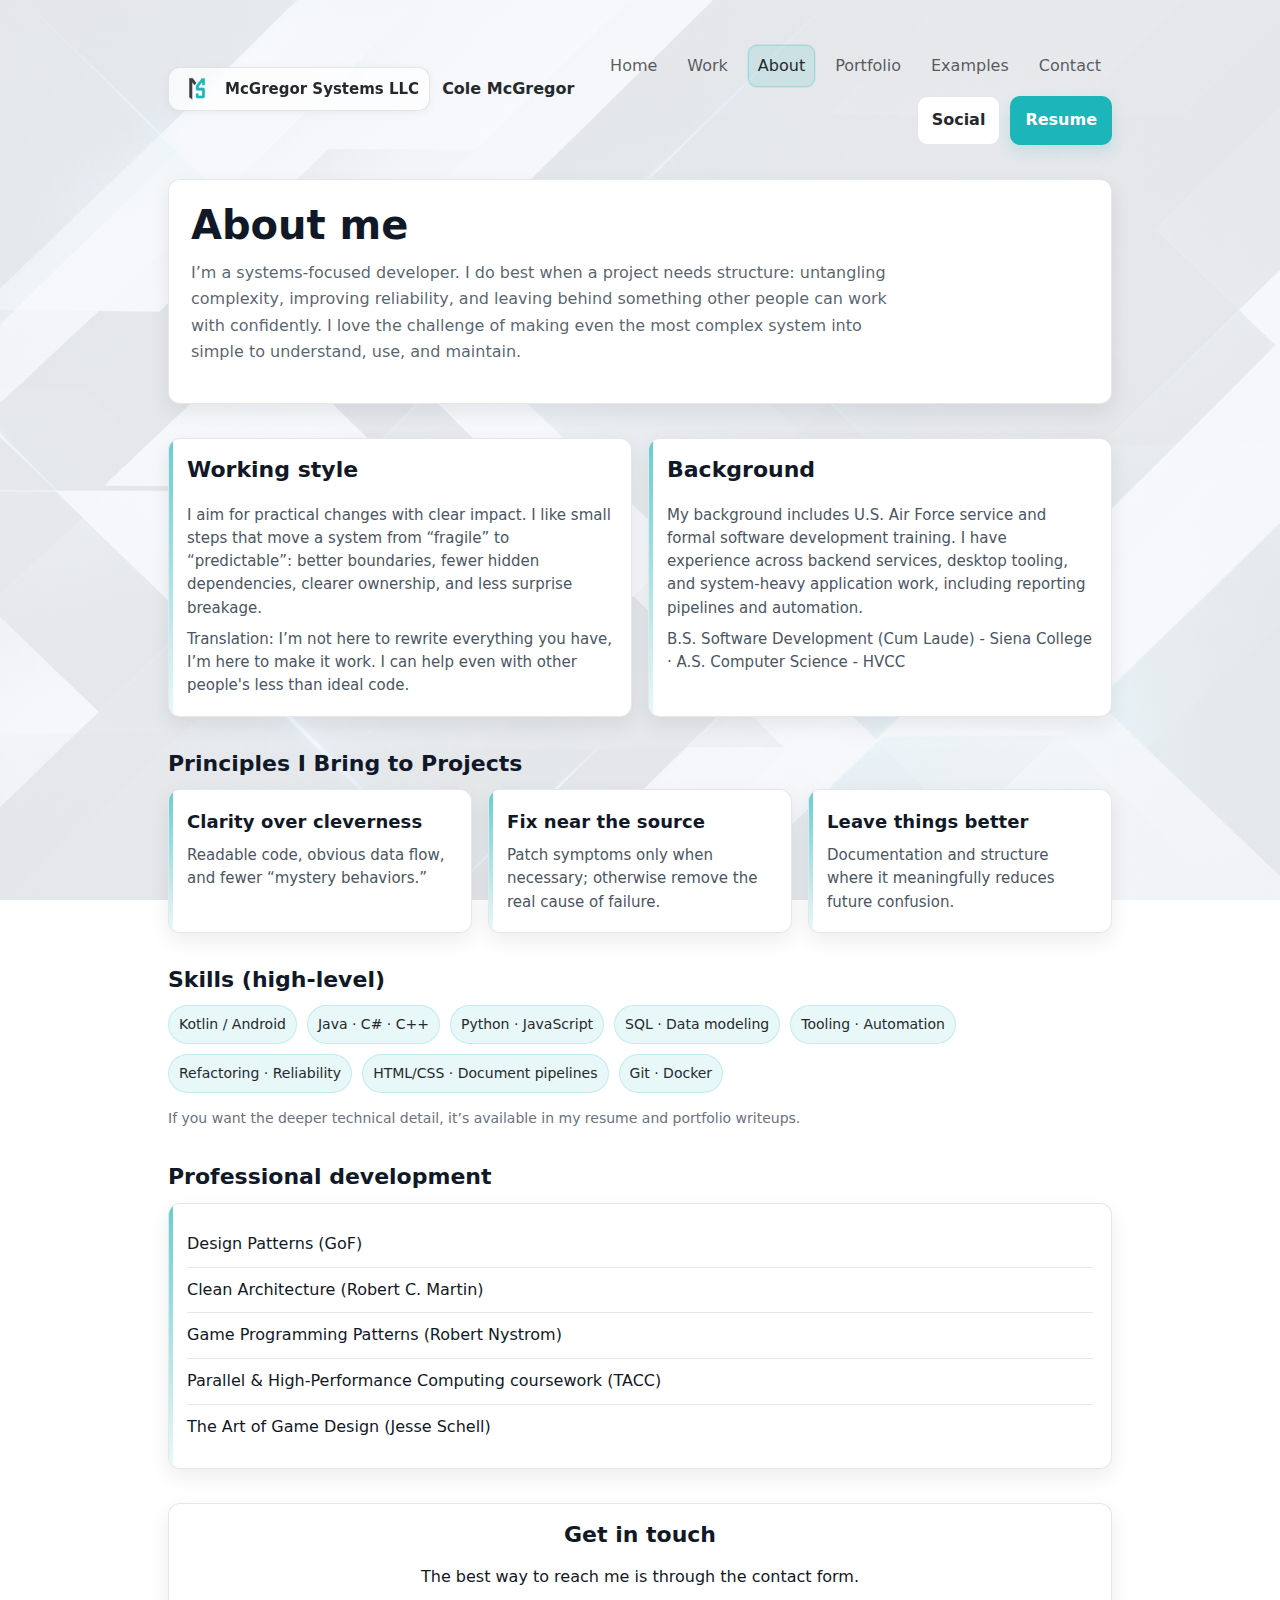
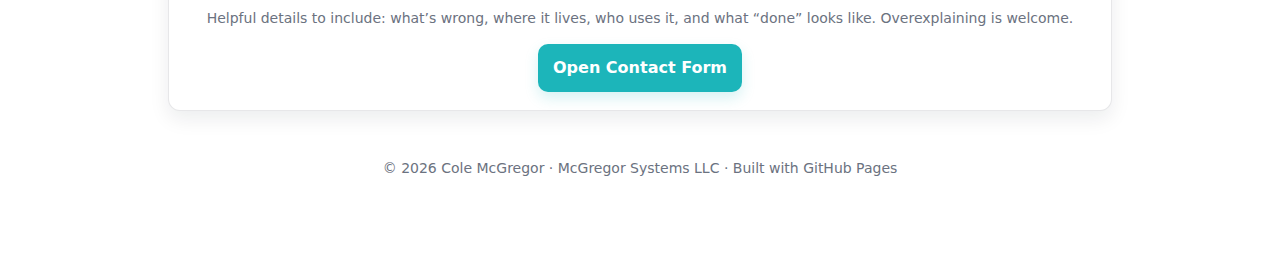
<file: aboutme.html>
<!DOCTYPE html>
<html lang="en">
<head>
  <meta charset="utf-8" />
  <meta name="author" content="Cole McGregor" />
  <meta name="viewport" content="width=device-width, initial-scale=1" />

  <title>About · Cole McGregor</title>
  <meta
    name="description"
    content="About Cole McGregor · background, approach, and working style."
  />

  <link rel="canonical" href="https://ColeMcGregor.github.io/aboutme.html" />
  <link rel="stylesheet" href="assets/style.css" />
</head>

<body>
  <div class="wrap">

    <header class="site-header">
      <div class="header-top">
    
        <div class="brand">
          <a class="llc-badge" href="index.html" aria-label="McGregor Systems LLC home">
            <img
              src="assets/LogoMcGregorSystemsSmall.png"
              alt="McGregor Systems LLC"
              class="llc-logo"
            />
            <span class="llc-name">McGregor Systems LLC</span>
          </a>
          <strong class="brand-person">Cole McGregor</strong>
        </div>
    
        <!-- Right-side header content -->
        <div class="header-right" style="display:flex; flex-direction:column; align-items:flex-end; gap:8px;">
    
          <!-- Primary navigation -->
          <nav class="header-nav" aria-label="Primary">
            <a class="nav-link" href="index.html">Home</a>
            <a class="nav-link" href="business.html">Work</a>
            <a class="nav-link is-active" href="aboutme.html">About</a>
            <a class="nav-link" href="portfolio.html">Portfolio</a>
            <a class="nav-link" href="examples.html">Examples</a>
            <a class="nav-link" href="contact.html">Contact</a>
          </nav>
    
          <!-- Secondary action buttons -->
          <div class="header-actions" aria-label="Quick links"
               style="display:flex; gap:10px;">
            <a class="btn btn-ghost" href="social.html">Social</a>
            <a class="btn" href="assets/Cole_McGregor_Resume.pdf" target="_blank" rel="noopener">
              Resume
            </a>
          </div>
    
        </div>
      </div>
    </header>
    



    <section class="page-hero">
      <h1>About me</h1>
      <p class="summary">
        I’m a systems-focused developer. I do best when a project needs structure: untangling complexity,
        improving reliability, and leaving behind something other people can work with confidently. 
        I love the challenge of making even the most complex system into simple to understand, use, and maintain.
      </p>
    </section>

    <section class="grid grid-2">
      <article class="card">
        <h2>Working style</h2>
        <p>
          I aim for practical changes with clear impact. I like small steps that move a system from “fragile” to “predictable”:
          better boundaries, fewer hidden dependencies, clearer ownership, and less surprise breakage.
        </p>
        <p class="meta">
          Translation: I’m not here to rewrite everything you have, I’m here to make it work. I can help even with other people's less than ideal code.
        </p>
      </article>

      <article class="card">
        <h2>Background</h2>
        <p>
          My background includes U.S. Air Force service and formal software development training.
          I have experience across backend services, desktop tooling, and system-heavy application work, including reporting pipelines and automation.
        </p>
        <p class="meta">
          B.S. Software Development (Cum Laude) - Siena College · A.S. Computer Science - HVCC
        </p>
      </article>
    </section>

    <section>
      <h2>Principles I Bring to Projects</h2>
      <div class="grid grid-3">
        <article class="card">
          <h3>Clarity over cleverness</h3>
          <p>Readable code, obvious data flow, and fewer “mystery behaviors.”</p>
        </article>
        <article class="card">
          <h3>Fix near the source</h3>
          <p>Patch symptoms only when necessary; otherwise remove the real cause of failure.</p>
        </article>
        <article class="card">
          <h3>Leave things better</h3>
          <p>Documentation and structure where it meaningfully reduces future confusion.</p>
        </article>
      </div>
    </section>

    <section>
      <h2>Skills (high-level)</h2>
      <div class="skills">
        <span class="chip">Kotlin / Android</span>
        <span class="chip">Java · C# · C++</span>
        <span class="chip">Python · JavaScript</span>
        <span class="chip">SQL · Data modeling</span>
        <span class="chip">Tooling · Automation</span>
        <span class="chip">Refactoring · Reliability</span>
        <span class="chip">HTML/CSS · Document pipelines</span>
        <span class="chip">Git · Docker</span>
      </div>
      <p class="meta">
        If you want the deeper technical detail, it’s available in my resume and portfolio writeups.
      </p>
    </section>

    <section>
      <h2>Professional development</h2>
      <div class="card">
        <ul class="clean-list">
          <li>Design Patterns (GoF)</li>
          <li>Clean Architecture (Robert C. Martin)</li>
          <li>Game Programming Patterns (Robert Nystrom)</li>
          <li>Parallel &amp; High-Performance Computing coursework (TACC)</li>
          <li>The Art of Game Design (Jesse Schell)</li>
        </ul>
      </div>
    </section>

    <section class="contact-card">
      <h2>Get in touch</h2>
    
      <p>
        The best way to reach me is through the contact form.
      </p>
    
      <p class="meta">
        Helpful details to include: what’s wrong, where it lives, who uses it,
        and what “done” looks like. Overexplaining is welcome.
      </p>
    
      <a class="btn" href="contact.html">Open Contact Form</a>
    </section>
    

    <footer>
      <p>© <span id="year"></span> Cole McGregor · McGregor Systems LLC · Built with GitHub Pages</p>
    </footer>
  </div>

  <script>
    document.getElementById("year").textContent = new Date().getFullYear();
  </script>
</body>
</html>
</file>
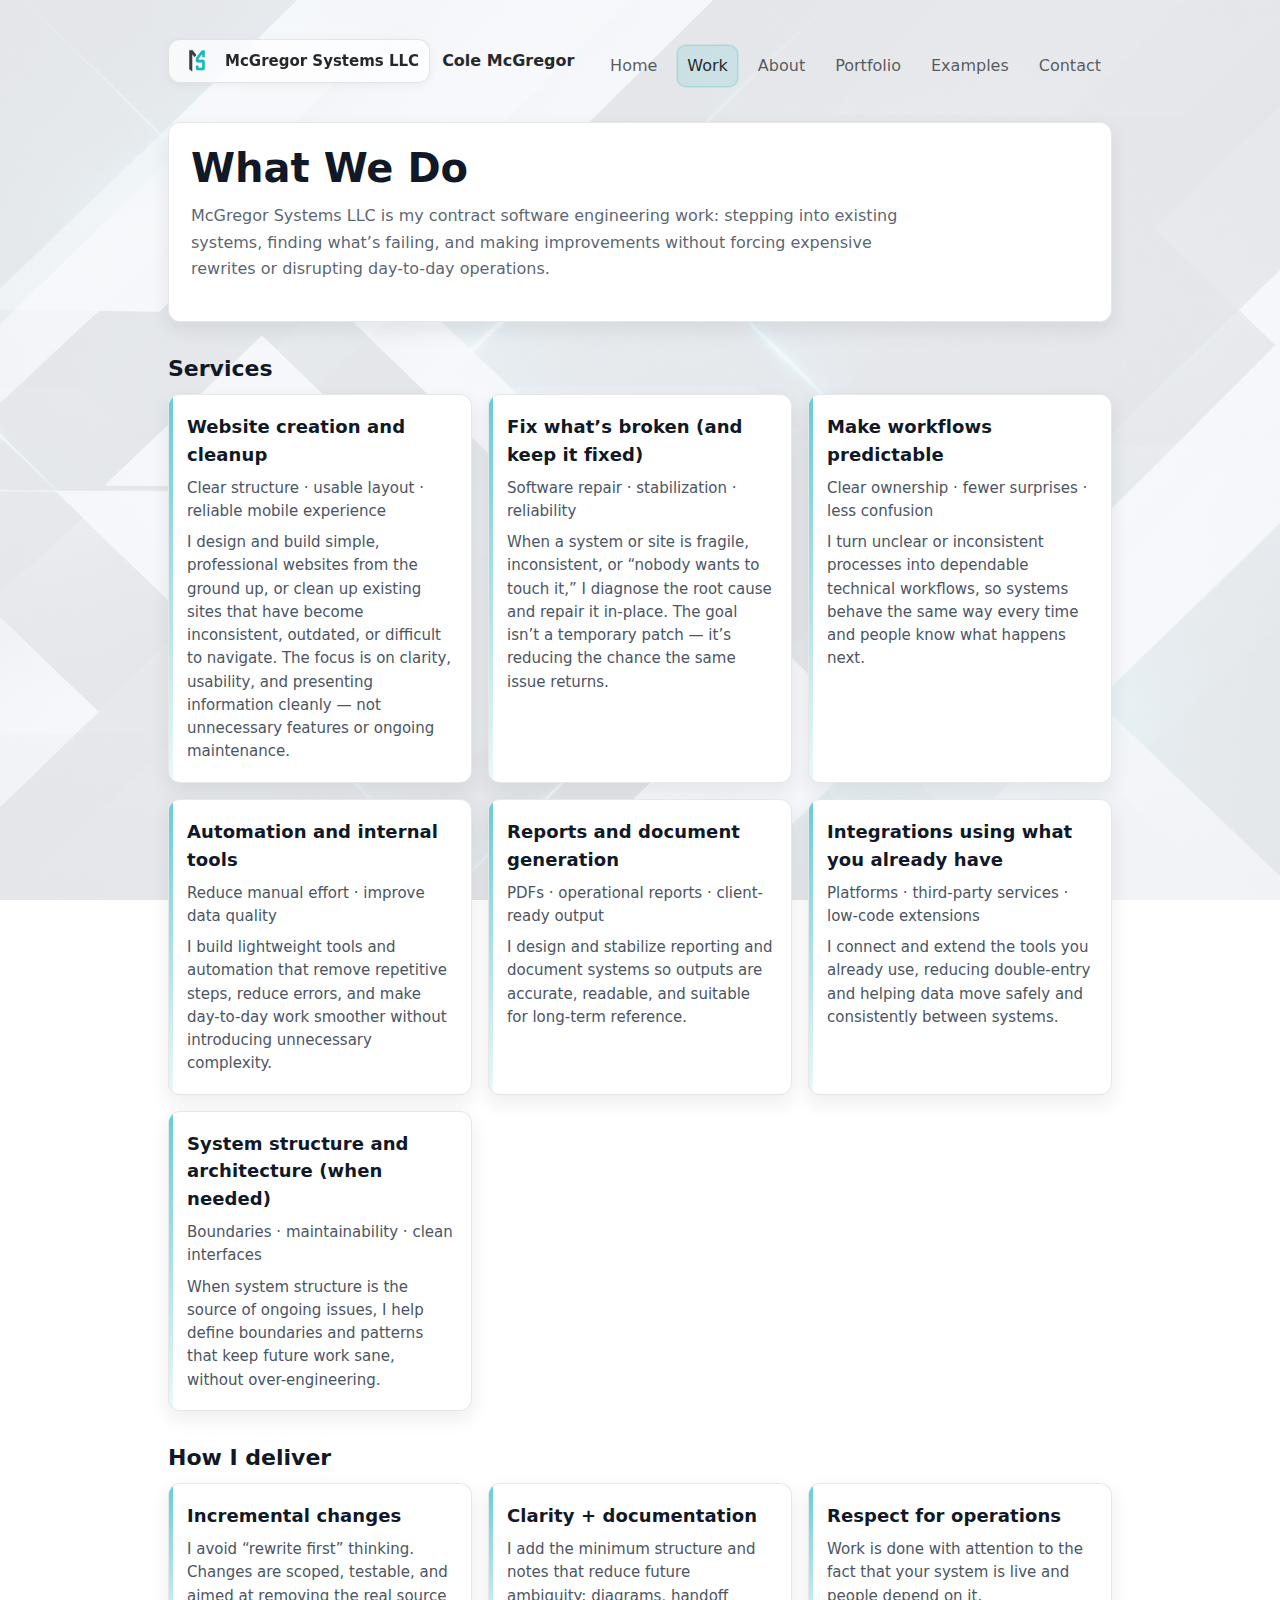
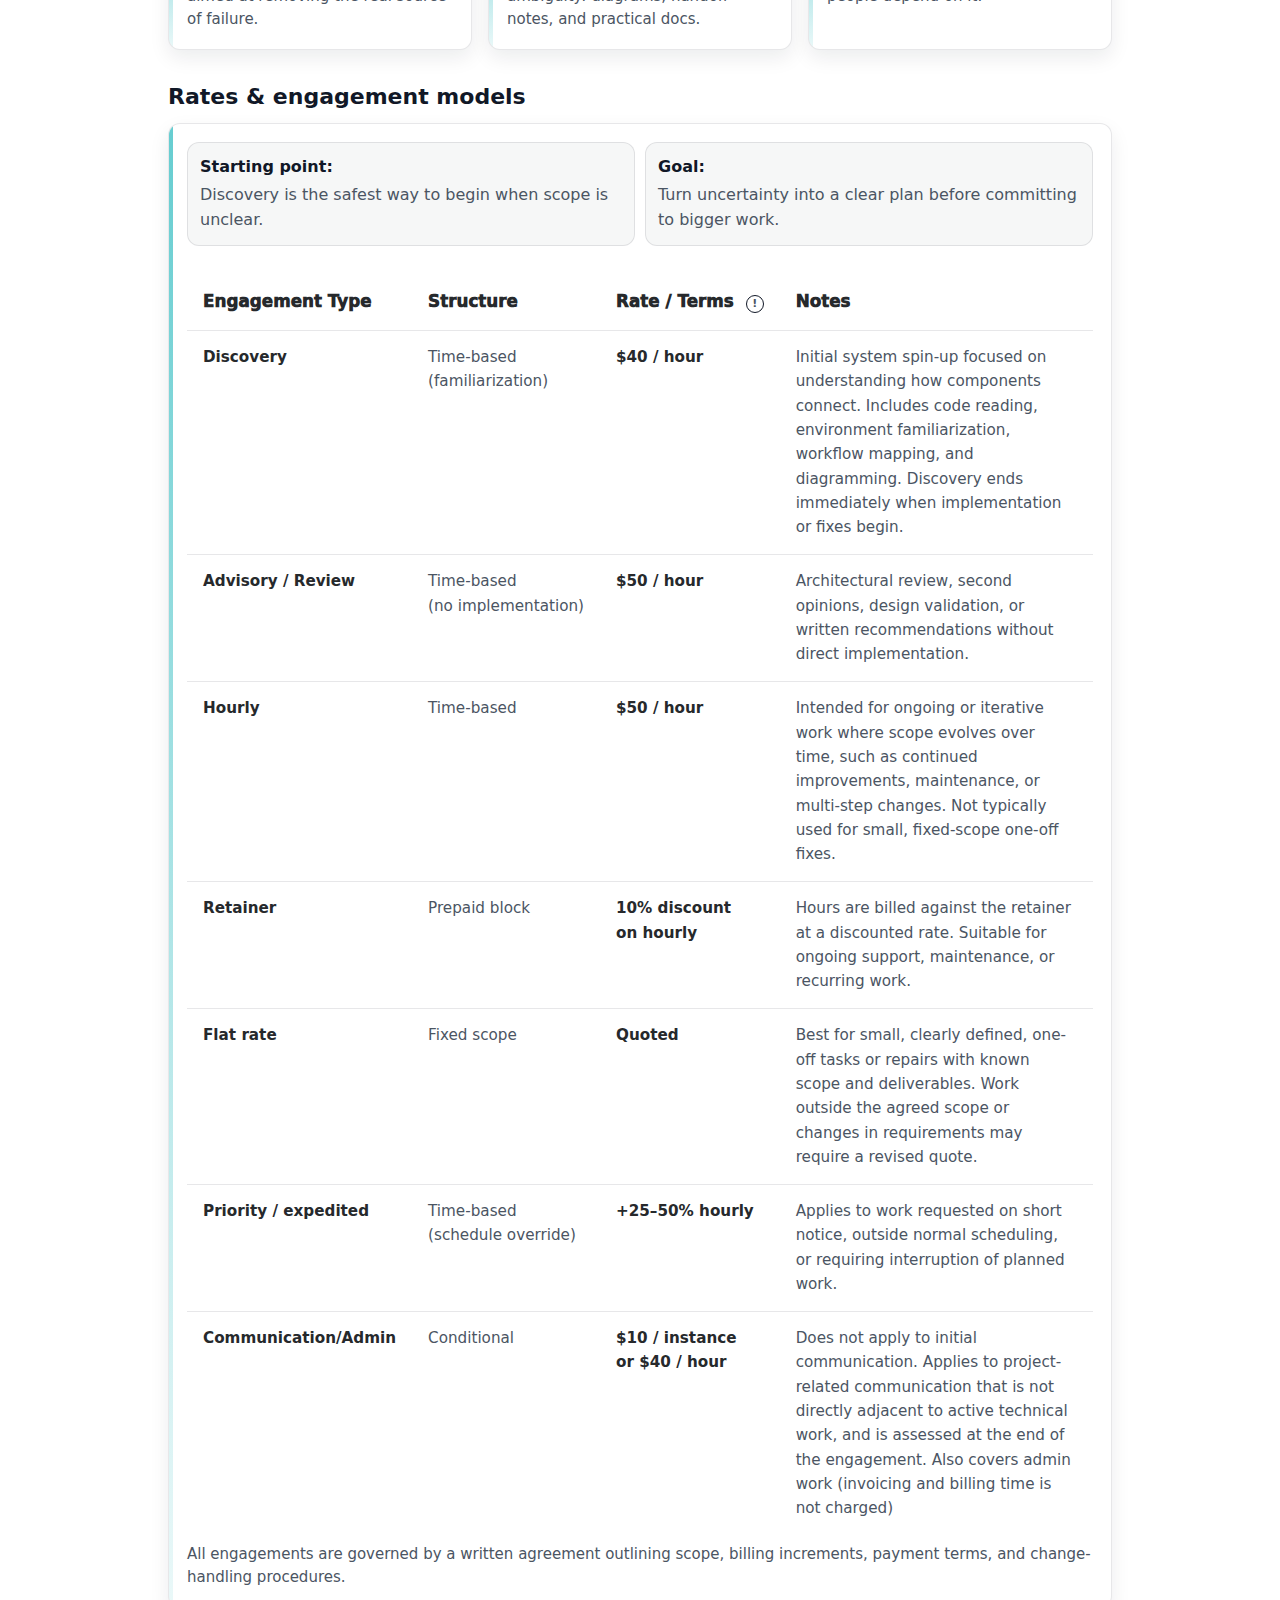
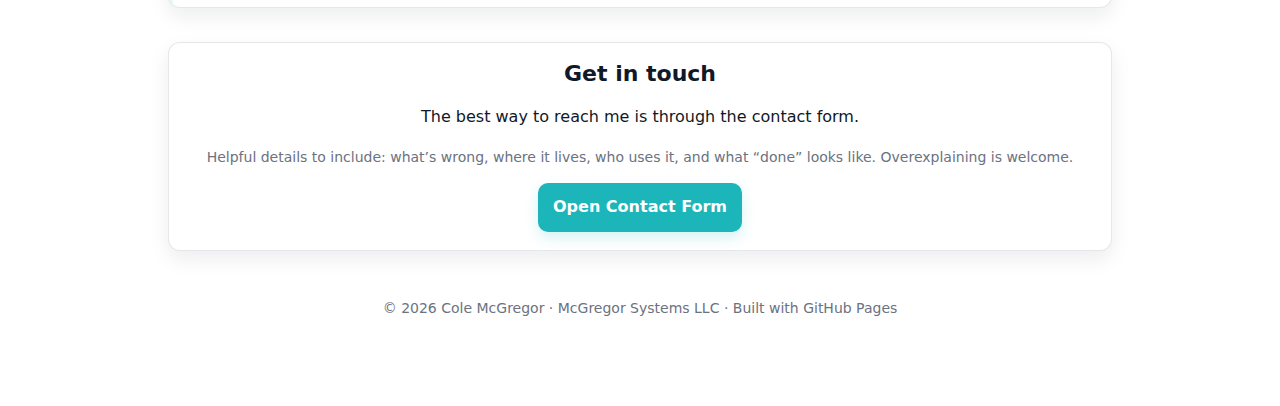
<file: business.html>
<!DOCTYPE html>
<html lang="en">
<head>
  <meta charset="utf-8" />
  <meta name="author" content="Cole McGregor" />
  <meta name="viewport" content="width=device-width, initial-scale=1" />

  <title>Work · McGregor Systems LLC</title>
  <meta
    name="description"
    content="Services, engagement models, and rates for McGregor Systems LLC."
  />

  <link rel="canonical" href="https://ColeMcGregor.github.io/business.html" />
  <link rel="stylesheet" href="assets/style.css" />
</head>

<body>
  <div class="wrap">

    <header class="site-header">
      <div class="header-top">
        <div class="brand">
          <a class="llc-badge" href="index.html" aria-label="McGregor Systems LLC home">
            <img
              src="assets/LogoMcGregorSystemsSmall.png"
              alt="McGregor Systems LLC"
              class="llc-logo"
            />
            <span class="llc-name">McGregor Systems LLC</span>
          </a>
          <strong class="brand-person">Cole McGregor</strong>
        </div>
      <nav class="header-nav" aria-label="Primary">
        <a class="nav-link" href="index.html">Home</a>
        <a class="nav-link is-active" href="business.html">Work</a>
        <a class="nav-link" href="aboutme.html">About</a>
        <a class="nav-link" href="portfolio.html">Portfolio</a>
        <a class="nav-link" href="examples.html">Examples</a>
        <a class="nav-link" href="contact.html">Contact</a>
      </nav>
    </div>
    </header>


    <section class="page-hero">
      <h1>What We Do</h1>
      <p class="summary">
        McGregor Systems LLC is my contract software engineering work: stepping into existing systems, finding what’s failing,
        and making improvements without forcing expensive rewrites or disrupting day-to-day operations.
      </p>
    </section>

    <section>
      <h2>Services</h2>

      <div class="grid">
        <article class="card">
          <h3>Website creation and cleanup</h3>
          <p class="meta">Clear structure · usable layout · reliable mobile experience</p>
          <p>
            I design and build simple, professional websites from the ground up, or clean up existing sites
            that have become inconsistent, outdated, or difficult to navigate. The focus is on clarity,
            usability, and presenting information cleanly — not unnecessary features or ongoing maintenance.
          </p>
        </article>

        <article class="card">
          <h3>Fix what’s broken (and keep it fixed)</h3>
          <p class="meta">Software repair · stabilization · reliability</p>
          <p>
            When a system or site is fragile, inconsistent, or “nobody wants to touch it,” I diagnose the root
            cause and repair it in-place. The goal isn’t a temporary patch — it’s reducing the chance the same
            issue returns.
          </p>
        </article>

        <article class="card">
          <h3>Make workflows predictable</h3>
          <p class="meta">Clear ownership · fewer surprises · less confusion</p>
          <p>
            I turn unclear or inconsistent processes into dependable technical workflows, so systems behave
            the same way every time and people know what happens next.
          </p>
        </article>

        <article class="card">
          <h3>Automation and internal tools</h3>
          <p class="meta">Reduce manual effort · improve data quality</p>
          <p>
            I build lightweight tools and automation that remove repetitive steps, reduce errors, and make
            day-to-day work smoother without introducing unnecessary complexity.
          </p>
        </article>

        <article class="card">
          <h3>Reports and document generation</h3>
          <p class="meta">PDFs · operational reports · client-ready output</p>
          <p>
            I design and stabilize reporting and document systems so outputs are accurate, readable, and
            suitable for long-term reference.
          </p>
        </article>

        <article class="card">
          <h3>Integrations using what you already have</h3>
          <p class="meta">Platforms · third-party services · low-code extensions</p>
          <p>
            I connect and extend the tools you already use, reducing double-entry and helping data move safely
            and consistently between systems.
          </p>
        </article>

        <article class="card">
          <h3>System structure and architecture (when needed)</h3>
          <p class="meta">Boundaries · maintainability · clean interfaces</p>
          <p>
            When system structure is the source of ongoing issues, I help define boundaries and patterns that
            keep future work sane, without over-engineering.
          </p>
        </article>
      </div>

    <section>
      <h2>How I deliver</h2>
      <div class="grid grid-3">
        <article class="card">
          <h3>Incremental changes</h3>
          <p>
            I avoid “rewrite first” thinking. Changes are scoped, testable, and aimed at removing the real source of failure.
          </p>
        </article>
        <article class="card">
          <h3>Clarity + documentation</h3>
          <p>
            I add the minimum structure and notes that reduce future ambiguity: diagrams, handoff notes, and practical docs.
          </p>
        </article>
        <article class="card">
          <h3>Respect for operations</h3>
          <p>
            Work is done with attention to the fact that your system is live and people depend on it.
          </p>
        </article>
      </div>
    </section>

    <section id="rates">
      <h2>Rates & engagement models</h2>

      <div class="card">
        <div class="rate-anchors">
          <div class="anchor">
            <strong>Starting point:</strong>
            <span>Discovery is the safest way to begin when scope is unclear.</span>
          </div>
          <div class="anchor">
            <strong>Goal:</strong>
            <span>Turn uncertainty into a clear plan before committing to bigger work.</span>
          </div>
        </div>

        <table class="pricing-table">
          <thead>
            <tr>
              <th>Engagement Type</th>
              <th>Structure</th>
              <th>Rate / Terms <rate-tooltip></rate-tooltip></th>
              <th>Notes</th>
            </tr>
          </thead>
          <tbody>

            <tr>
              <td data-label="Engagement Type"><strong>Discovery</strong></td>
              <td data-label="Structure">Time-based<br>(familiarization)</td>
              <td data-label="Rate / Terms">$40 / hour</td>
              <td data-label="Notes">
                Initial system spin-up focused on understanding how components connect.
                Includes code reading, environment familiarization, workflow mapping,
                and diagramming. Discovery ends immediately when implementation or fixes begin.
              </td>
            </tr>

            <tr>
              <td data-label="Engagement Type"><strong>Advisory / Review</strong></td>
              <td data-label="Structure">Time-based<br>(no implementation)</td>
              <td data-label="Rate / Terms">$50 / hour</td>
              <td data-label="Notes">
                Architectural review, second opinions, design validation, or written recommendations without direct implementation.
              </td>
            </tr>

            <tr>
              <td data-label="Engagement Type"><strong>Hourly</strong></td>
              <td data-label="Structure">Time-based</td>
              <td data-label="Rate / Terms">
                $50 / hour
              </td>
              <td data-label="Notes">
                Intended for ongoing or iterative work where scope evolves over time, such as continued improvements,
                maintenance, or multi-step changes. Not typically used for small, fixed-scope one-off fixes.
              </td>
            </tr>
            

            <tr>
              <td data-label="Engagement Type"><strong>Retainer</strong></td>
              <td data-label="Structure">Prepaid block</td>
              <td data-label="Rate / Terms">10% discount<br>on hourly
              </td>
              <td data-label="Notes">
                Hours are billed against the retainer at a discounted rate. Suitable for ongoing support, maintenance, or recurring work.
              </td>
            </tr>

            <tr>
              <td data-label="Engagement Type"><strong>Flat rate</strong></td>
              <td data-label="Structure">Fixed scope</td>
              <td data-label="Rate / Terms">Quoted</td>
              <td data-label="Notes">
                Best for small, clearly defined, one-off tasks or repairs with known scope and deliverables.
                Work outside the agreed scope or changes in requirements may require a revised quote.
              </td>
            </tr>
            

            <tr>
              <td data-label="Engagement Type"><strong>Priority / expedited</strong></td>
              <td data-label="Structure">Time-based<br>(schedule override)</td>
              <td data-label="Rate / Terms">+25–50% hourly</td>
              <td data-label="Notes">
                Applies to work requested on short notice, outside normal scheduling, or requiring interruption of planned work.
              </td>
            </tr>

            <tr>
              <td data-label="Engagement Type"><strong>Communication/Admin</strong></td>
              <td data-label="Structure">Conditional</td>
              <td data-label="Rate / Terms">$10 / instance<br>or $40 / hour</td>
              <td data-label="Notes">
                Does not apply to initial communication. Applies to project-related communication that is not directly adjacent to active technical work,
                and is assessed at the end of the engagement. Also covers admin work (invoicing and billing time is not charged)
              </td>
            </tr>

          </tbody>
        </table>

        <p class="meta">
          All engagements are governed by a written agreement outlining scope, billing increments, payment terms, and change-handling procedures.
        </p>
      </div>
    </section>

    <section class="contact-card">
      <h2>Get in touch</h2>
    
      <p>
        The best way to reach me is through the contact form.
      </p>
    
      <p class="meta">
        Helpful details to include: what’s wrong, where it lives, who uses it,
        and what “done” looks like. Overexplaining is welcome.
      </p>
    
      <a class="btn" href="contact.html">Open Contact Form</a>
    </section>
    

    <footer>
      <p>© <span id="year"></span> Cole McGregor · McGregor Systems LLC · Built with GitHub Pages</p>
    </footer>
  </div>

  <template id="rate-tooltip-template">
    <strong>Market context</strong><br>
    According to the U.S. Bureau of Labor Statistics, median U.S. software developer
    compensation corresponds to approximately $55–$75/hour when converted from
    annual W-2 wages.<br><br>
    Independent contractors typically bill higher hourly rates to account for taxes,
    overhead, and non-billable time.<br><br>
    <span class="source">
      Source:
      <a href="https://www.bls.gov/ooh/computer-and-information-technology/software-developers.htm?"
         target="_blank" rel="noopener">
        U.S. Bureau of Labor Statistics (OEWS)
      </a>
    </span>
  </template>
  
  <script>
    class RateTooltip extends HTMLElement {
      connectedCallback() {
        if (this.shadowRoot) return;
  
        const template = document.getElementById("rate-tooltip-template");
        if (!template) return;
  
        const shadow = this.attachShadow({ mode: "open" });
  
        shadow.innerHTML = `
          <style>
            :host {
              position: relative;
              display: inline-block;
              margin-left: 6px;
            }
  
            /* Focusable icon for mobile + accessibility */
            .icon {
              all: unset; /* important: avoid mobile button defaults */
              display: inline-flex;
              align-items: center;
              justify-content: center;
              width: 16px;
              height: 16px;
              font-size: 11px;
              font-weight: 700;
              color: var(--muted);
              border: 1px solid var(--ink);
              border-radius: 50%;
              user-select: none;
              cursor: pointer;
            }
  
            :host(:hover) .icon,
            :host(:focus-within) .icon {
              color: var(--ink);
              border-color: var(--accent);
            }
  
            .popup {
              position: absolute;
              bottom: calc(100% + 0px); /* intentionally tight */
              right: 0;
              z-index: 1000;
  
              width: 280px;
              padding: 12px 14px;
  
              background: var(--surface);
              color: var(--ink);
              border: 1px solid var(--border);
              border-radius: 10px;
              box-shadow: 0 10px 24px rgba(0,0,0,.4);
  
              font-size: 13px;
              line-height: 1.5;
  
              /* 👇 YOU ASKED TO KEEP THIS */
              text-wrap: wrap;
  
              /* extra safety for long URLs / words */
              overflow-wrap: anywhere;
  
              opacity: 0;
              visibility: hidden;
              pointer-events: none;
              transform: translateY(4px);
              transition: opacity 120ms ease, transform 120ms ease;
            }
  
            :host(:hover) .popup,
            :host(:focus-within) .popup {
              opacity: 1;
              visibility: visible;
              pointer-events: auto;
              transform: translateY(0);
            }
  
            .source {
              font-size: 12px;
              color: var(--muted);
            }
  
            .source a {
              color: var(--accent);
              text-decoration: none;
            }
  
            .source a:hover {
              text-decoration: underline;
            }
  
            /* Mobile: center and keep fully on-screen */
            @media (max-width: 640px) {
              .popup {
                right: auto;
                left: 50%;
                width: min(92vw, 320px);
                transform: translate(-50%, 0);
              }
  
              :host(:hover) .popup,
              :host(:focus-within) .popup {
                transform: translate(-50%, 0);
              }
            }
          </style>
  
          <button
            class="icon"
            type="button"
            aria-label="Show rate context"
          >!</button>
  
          <div class="popup"></div>
        `;
  
        shadow.querySelector(".popup").appendChild(
          template.content.cloneNode(true)
        );
      }
    }
  
    customElements.define("rate-tooltip", RateTooltip);
  </script>
  
  
  

  <script>
    document.getElementById("year").textContent = new Date().getFullYear();
  </script>

  
</body>
</html>
</file>
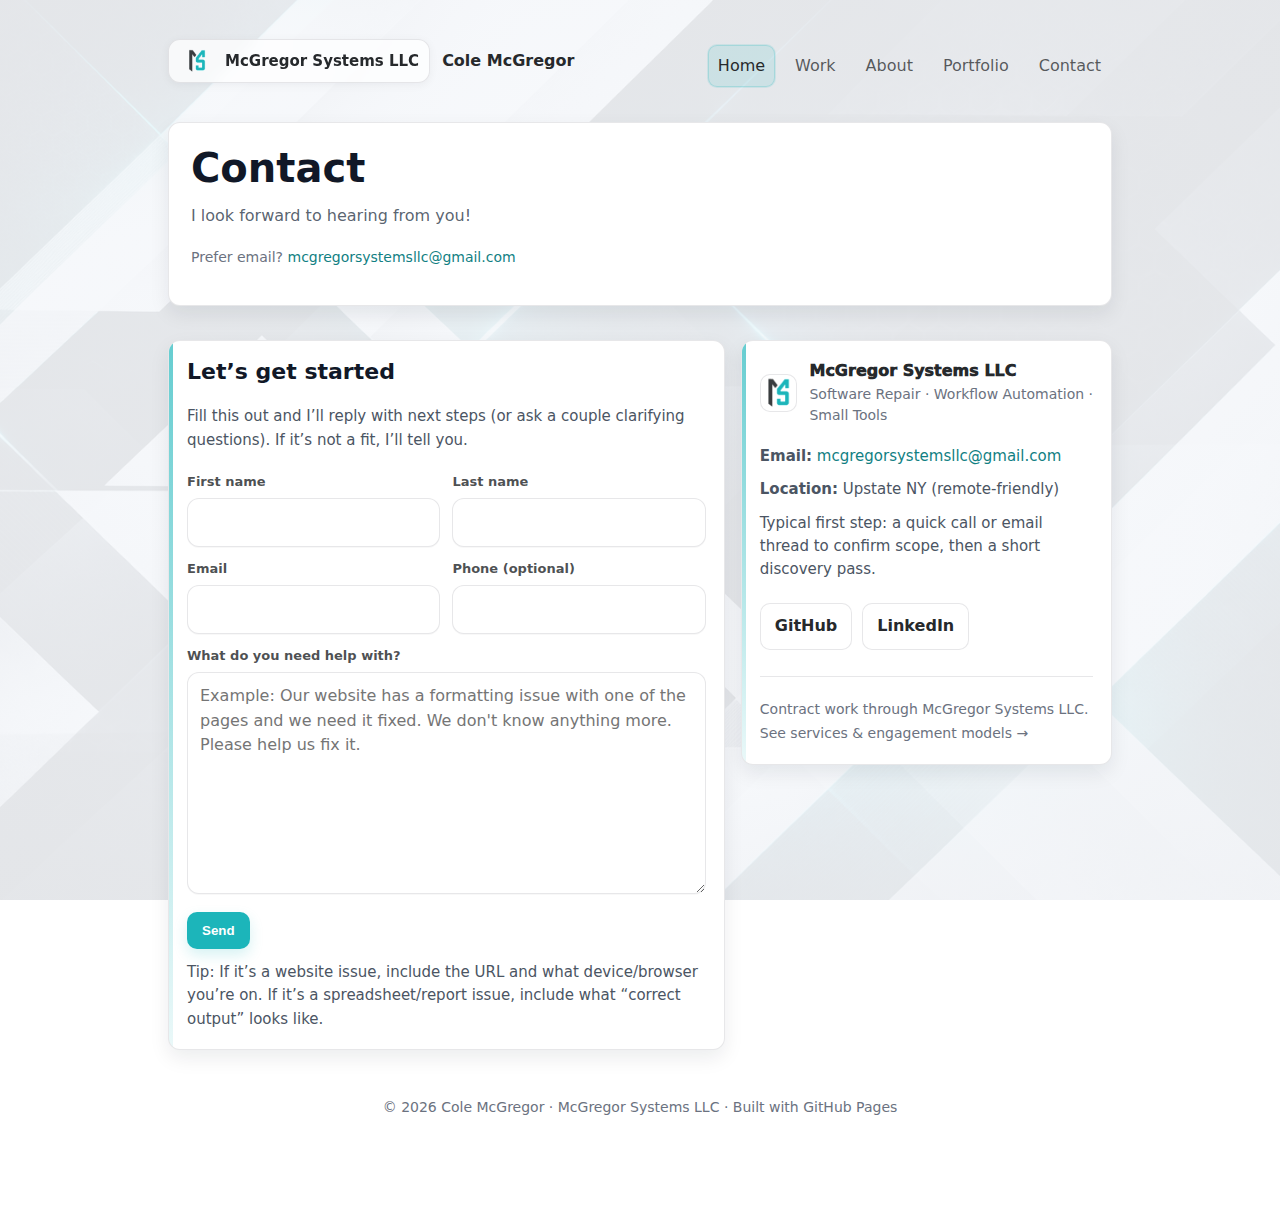
<file: contact.html>
<!DOCTYPE html>
<html lang="en">
<head>
  <meta charset="utf-8" />
  <meta name="author" content="Cole McGregor" />
  <meta name="viewport" content="width=device-width, initial-scale=1" />

  <title>McGregor Systems LLC · Contact</title>
  <meta
    name="description"
    content="Contact McGregor Systems LLC for practical software repair, workflow automation, and small-business tooling."
  />

  <link rel="canonical" href="https://ColeMcGregor.github.io/contact.html" />
  <link rel="stylesheet" href="assets/style.css" />
</head>

<body>
  <div class="wrap">

    <header class="site-header">
        <div class="header-top">
          <div class="brand">
            <a class="llc-badge" href="index.html" aria-label="McGregor Systems LLC home">
              <img
                src="assets/LogoMcGregorSystemsSmall.png"
                alt="McGregor Systems LLC"
                class="llc-logo"
              />
              <span class="llc-name">McGregor Systems LLC</span>
            </a>
            <strong class="brand-person">Cole McGregor</strong>
          </div>
        <nav class="header-nav" aria-label="Primary">
          <a class="nav-link is-active" href="index.html">Home</a>
          <a class="nav-link" href="business.html">Work</a>
          <a class="nav-link" href="aboutme.html">About</a>
          <a class="nav-link" href="portfolio.html">Portfolio</a>
          <a class="nav-link" href="contact.html">Contact</a>
        </nav>
      </div>
      </header>

    <section class="page-hero">
      <h1>Contact</h1>
      <p class="summary">
        I look forward to hearing from you!
      </p>
      <p class="meta">
        Prefer email? <a href="mailto:mcgregorsystemsllc@gmail.com">mcgregorsystemsllc@gmail.com</a>
      </p>
    </section>

    <!-- Contact layout (form left, details right) -->
    <section class="contact-split" aria-label="Contact form and details">
      <div class="contact-left card">
        <h2>Let’s get started</h2>
        <p class="meta">
          Fill this out and I’ll reply with next steps (or ask a couple clarifying questions).
          If it’s not a fit, I’ll tell you.
        </p>

        <!--
          NOTE: This is a static site. The form uses mailto by default.
          If you later add Formspree / Netlify Forms, keep the same fields and replace the action/method.
        -->
        <form
          class="contact-form"
          action="https://formspree.io/f/xzdgwkre"
          method="POST"
        >
          <!-- Formspree helpers -->
          <input type="hidden" name="_subject" value="New Project Inquiry · McGregor Systems LLC">
          <input type="text" name="_gotcha" style="display:none">
        
          <div class="form-grid">
            <label class="field">
              <span class="field-label">First name</span>
              <input
                class="input"
                type="text"
                name="first_name"
                autocomplete="given-name"
                required
              />
            </label>
        
            <label class="field">
              <span class="field-label">Last name</span>
              <input
                class="input"
                type="text"
                name="last_name"
                autocomplete="family-name"
                required
              />
            </label>
        
            <label class="field">
              <span class="field-label">Email</span>
              <input
                class="input"
                type="email"
                name="email"
                autocomplete="email"
                required
              />
            </label>
        
            <label class="field">
              <span class="field-label">Phone (optional)</span>
              <input
                class="input"
                type="tel"
                name="phone"
                autocomplete="tel"
              />
            </label>
          </div>
        
          <label class="field">
            <span class="field-label">What do you need help with?</span>
            <textarea
              class="textarea"
              name="project_details"
              rows="8"
              placeholder="Example: Our website has a formatting issue with one of the pages and we need it fixed. We don't know anything more. Please help us fix it."

              required
            ></textarea>
          </label>
        
          <div class="form-actions">
            <button class="btn" type="submit">Send</button>
          </div>
        
          <p class="meta">
            Tip: If it’s a website issue, include the URL and what device/browser you’re on.
            If it’s a spreadsheet/report issue, include what “correct output” looks like.
          </p>
        </form>
      
      </div>

      <aside class="contact-right card" aria-label="Contact details">
        <div class="contact-card-brand">
          <img
            src="assets/LogoMcGregorSystemsSmall.png"
            alt="McGregor Systems LLC"
            class="contact-logo"
          />
          <div>
            <div class="contact-org">McGregor Systems LLC</div>
            <div class="meta">Software Repair · Workflow Automation · Small Tools</div>
          </div>
        </div>

        <div class="contact-details">
          <p><strong>Email:</strong> <a href="mailto:mcgregorsystemsllc@gmail.com">mcgregorsystemsllc@gmail.com</a></p>
          <p><strong>Location:</strong> Upstate NY (remote-friendly)</p>
          <p class="meta">
            Typical first step: a quick call or email thread to confirm scope, then a short discovery pass.
          </p>
        </div>

        <div class="contact-links">
          <a class="btn btn-ghost" href="https://github.com/ColeMcGregor" target="_blank" rel="noopener">GitHub</a>
          <a class="btn btn-ghost" href="https://www.linkedin.com/in/cole-mcgregor-dev/" target="_blank" rel="noopener">LinkedIn</a>
        </div>

        <hr class="contact-divider" />

        <div class="contact-badges">
          <div class="meta">
            Contract work through McGregor Systems LLC.
          </div>
          <a class="meta" href="business.html">See services & engagement models →</a>
        </div>
      </aside>
    </section>

    <footer>
      <p>© <span id="year"></span> Cole McGregor · McGregor Systems LLC · Built with GitHub Pages</p>
    </footer>
  </div>

  <script>
    document.getElementById("year").textContent = new Date().getFullYear();
  </script>
</body>
</html>
</file>
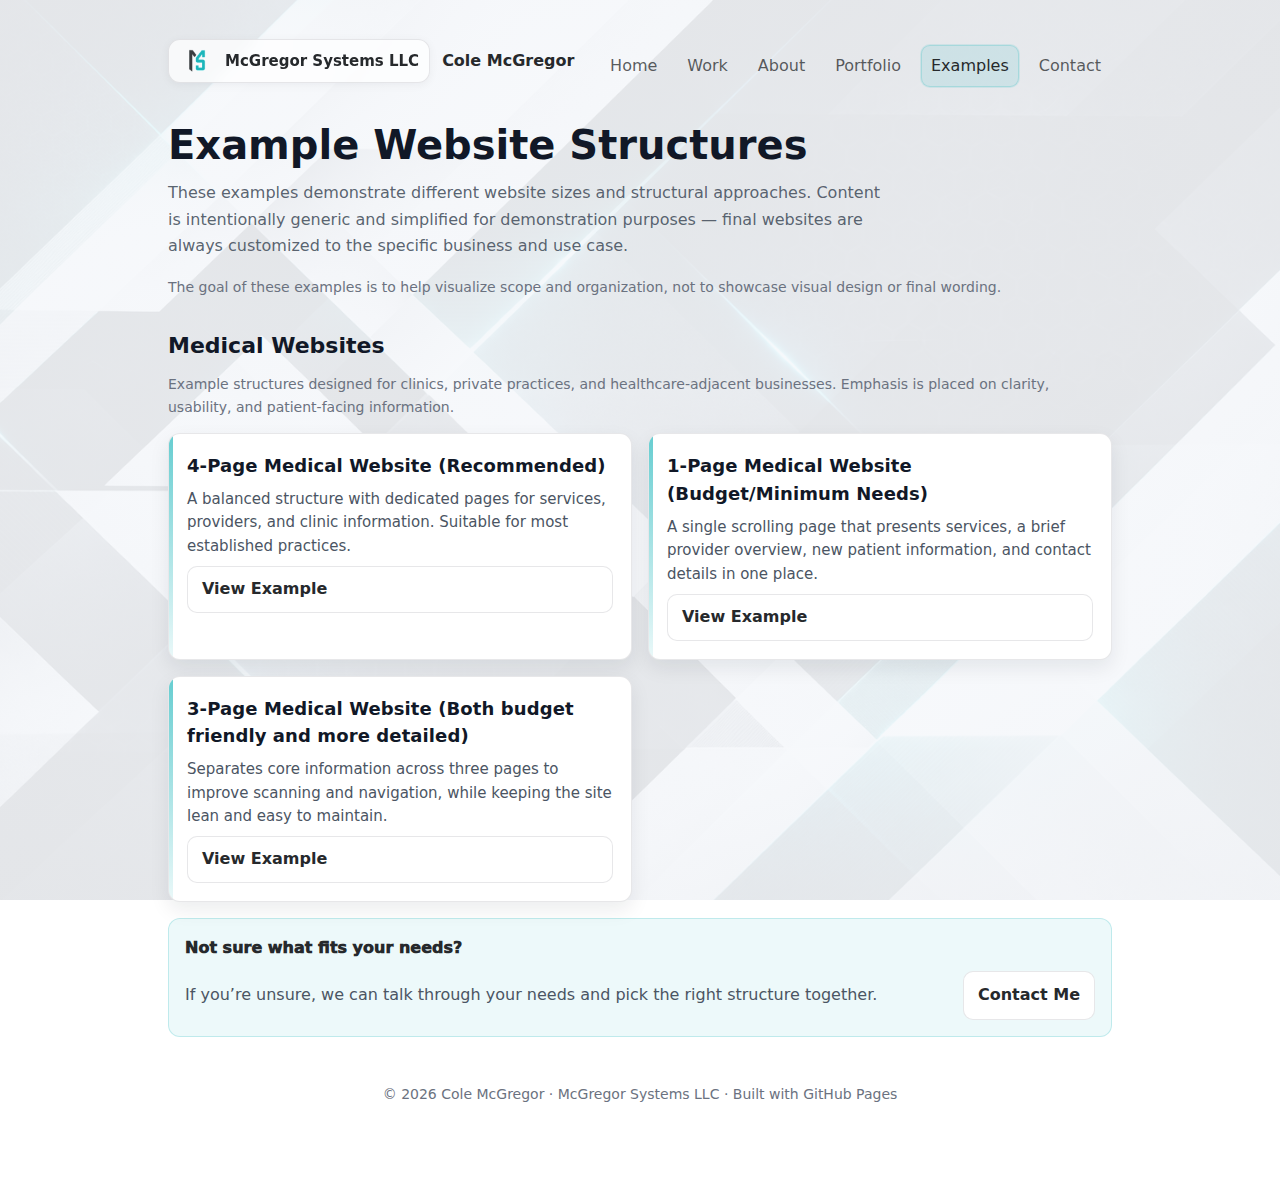
<file: examples.html>
<!DOCTYPE html>
<html lang="en">
<head>
  <meta charset="utf-8" />
  <meta name="author" content="Cole McGregor" />
  <meta name="viewport" content="width=device-width, initial-scale=1" />

  <title>Website Examples · McGregor Systems LLC</title>
  <meta
    name="description"
    content="Example website structures demonstrating different sizes and layouts, focused on medical clinics and private practices."
  />

  <link rel="canonical" href="https://ColeMcGregor.github.io/examples.html" />
  <link rel="stylesheet" href="assets/style.css" />
</head>

<body>
  <div class="wrap">

    <!-- Header -->
    <header class="site-header">
      <div class="header-top">
        <div class="brand">
          <a class="llc-badge" href="index.html" aria-label="McGregor Systems LLC home">
            <img
              src="assets/LogoMcGregorSystemsSmall.png"
              alt="McGregor Systems LLC"
              class="llc-logo"
            />
            <span class="llc-name">McGregor Systems LLC</span>
          </a>
          <strong class="brand-person">Cole McGregor</strong>
        </div>

        <nav class="header-nav" aria-label="Primary">
          <a class="nav-link" href="index.html">Home</a>
          <a class="nav-link" href="business.html">Work</a>
          <a class="nav-link" href="aboutme.html">About</a>
          <a class="nav-link" href="portfolio.html">Portfolio</a>
          <a class="nav-link is-active" href="examples.html">Examples</a>
          <a class="nav-link" href="contact.html">Contact</a>
        </nav>
      </div>
    </header>

    <!-- Intro -->
    <section>
      <h1>Example Website Structures</h1>

      <p class="summary">
        These examples demonstrate different website sizes and structural approaches.
        Content is intentionally generic and simplified for demonstration purposes —
        final websites are always customized to the specific business and use case.
      </p>

      <p class="meta">
        The goal of these examples is to help visualize scope and organization, not to
        showcase visual design or final wording.
      </p>
    </section>

    <!-- Example Categories -->
    <section>
      <h2>Medical Websites</h2>

      <p class="meta">
        Example structures designed for clinics, private practices, and healthcare-adjacent
        businesses. Emphasis is placed on clarity, usability, and patient-facing information.
      </p>

      <div class="grid grid-2">

        <!-- Optional thumbnail
          <img
            src="assets/examples/medical-1-page.png"
            alt="Thumbnail of N-page medical website example"
            class="example-thumb"
          />
          -->

        <article class="card">
            <h3>4-Page Medical Website (Recommended)</h3>
            <p>
              A balanced structure with dedicated pages for services, providers, and clinic
              information. Suitable for most established practices.
            </p>
            <a class="btn btn-ghost" href="examples/4-page-landing.html">View Example</a>
          </article>

        <article class="card">
          <h3>1-Page Medical Website (Budget/Minimum Needs)</h3>
          <p>
            A single scrolling page that presents services, a brief provider overview,
            new patient information, and contact details in one place.
          </p>
          <a class="btn btn-ghost" href="examples/1-page-landing.html">View Example</a>
        </article>

        <article class="card">
          <h3>3-Page Medical Website 
            (Both budget friendly and more detailed)</h3>
          <p>
            Separates core information across three pages to improve scanning and navigation,
            while keeping the site lean and easy to maintain.
          </p>
          <a class="btn btn-ghost" href="examples/3-page-landing.html">View Example</a>
        </article>

        <!-- <article class="card">
          <h3>7-Page Medical Website (For larger or more complex practices)</h3>
          <p>
            An expanded structure for larger or more complex practices, with room for detailed
            onboarding, insurance information, and additional services.
          </p>
          <a class="btn btn-ghost" href="examples/7-page-landing.html">View Example</a>
        </article> -->

      </div>
    </section>

    <!-- Guidance -->
    <section class="callout">
      <strong>Not sure what fits your needs?</strong>
      <span>
        If you’re unsure, we can talk through your needs and pick the right structure together.
      </span>
      <a class="btn btn-ghost" href="contact.html">Contact Me</a>
    </section>

    <!-- Footer -->
    <footer>
      <p>© <span id="year"></span> Cole McGregor · McGregor Systems LLC · Built with GitHub Pages</p>
    </footer>

  </div>

  <script>
    document.getElementById("year").textContent = new Date().getFullYear();
  </script>
</body>
</html>
</file>
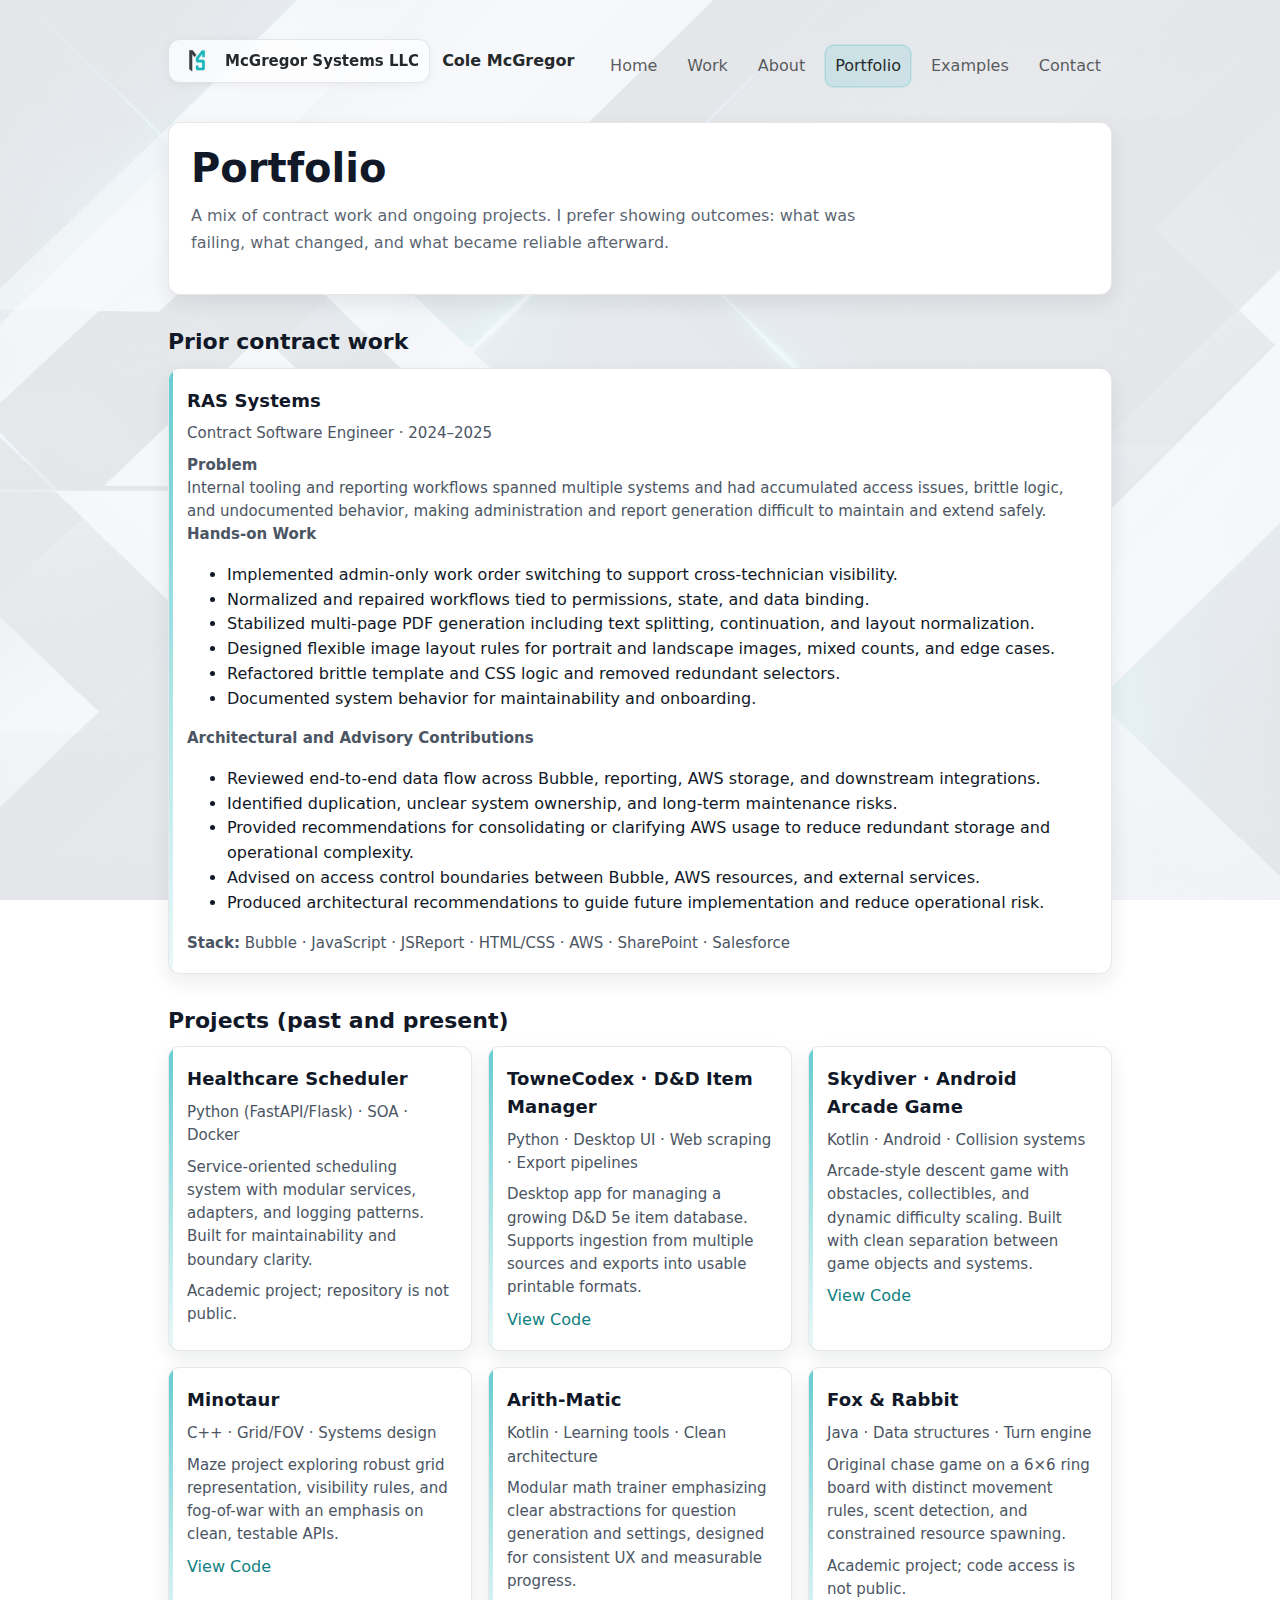
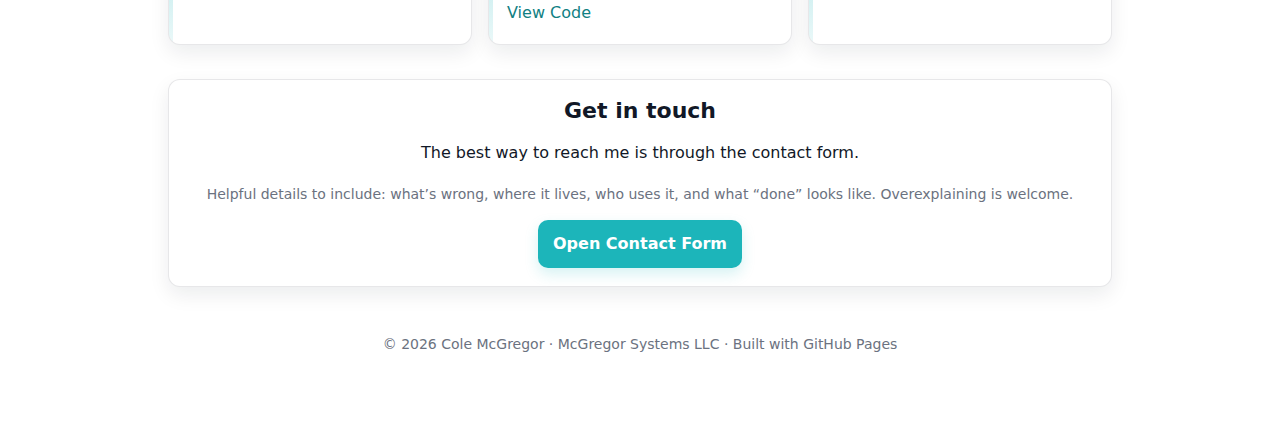
<file: portfolio.html>
<!DOCTYPE html>
<html lang="en">
<head>
  <meta charset="utf-8" />
  <meta name="author" content="Cole McGregor" />
  <meta name="viewport" content="width=device-width, initial-scale=1" />

  <title>Portfolio · McGregor Systems LLC</title>
  <meta
    name="description"
    content="Portfolio, prior contracts, and projects for McGregor Systems LLC."
  />

  <link rel="canonical" href="https://ColeMcGregor.github.io/portfolio.html" />
  <link rel="stylesheet" href="assets/style.css" />
</head>

<body>
  <div class="wrap">

    <header class="site-header">
      <div class="header-top">
        <div class="brand">
          <a class="llc-badge" href="index.html" aria-label="McGregor Systems LLC home">
            <img
              src="assets/LogoMcGregorSystemsSmall.png"
              alt="McGregor Systems LLC"
              class="llc-logo"
            />
            <span class="llc-name">McGregor Systems LLC</span>
          </a>
          <strong class="brand-person">Cole McGregor</strong>
        </div>
      <nav class="header-nav" aria-label="Primary">
        <a class="nav-link" href="index.html">Home</a>
        <a class="nav-link" href="business.html">Work</a>
        <a class="nav-link" href="aboutme.html">About</a>
        <a class="nav-link is-active" href="portfolio.html">Portfolio</a>
        <a class="nav-link" href="examples.html">Examples</a>
        <a class="nav-link" href="contact.html">Contact</a>
      </nav>
    </div>
    </header>

    <section class="page-hero">
      <h1>Portfolio</h1>
      <p class="summary">
        A mix of contract work and ongoing projects. I prefer showing outcomes: what was failing, what changed, and what became reliable afterward.
      </p>
    </section>

    <section>
      <h2>Prior contract work</h2>

      <div class="grid">
        <article class="card">
          <h3>RAS Systems</h3>
          <p class="meta">Contract Software Engineer · 2024–2025</p>
        
          <div class="portfolio-block">
            <p><strong>Problem</strong></p>
            <p>
              Internal tooling and reporting workflows spanned multiple systems and had accumulated access issues,
              brittle logic, and undocumented behavior, making administration and report generation difficult to
              maintain and extend safely.
            </p>
        
            <p><strong>Hands-on Work</strong></p>
            <ul>
              <li>Implemented admin-only work order switching to support cross-technician visibility.</li>
              <li>Normalized and repaired workflows tied to permissions, state, and data binding.</li>
              <li>Stabilized multi-page PDF generation including text splitting, continuation, and layout normalization.</li>
              <li>Designed flexible image layout rules for portrait and landscape images, mixed counts, and edge cases.</li>
              <li>Refactored brittle template and CSS logic and removed redundant selectors.</li>
              <li>Documented system behavior for maintainability and onboarding.</li>
            </ul>
        
            <p><strong>Architectural and Advisory Contributions</strong></p>
            <ul>
              <li>Reviewed end-to-end data flow across Bubble, reporting, AWS storage, and downstream integrations.</li>
              <li>Identified duplication, unclear system ownership, and long-term maintenance risks.</li>
              <li>Provided recommendations for consolidating or clarifying AWS usage to reduce redundant storage and operational complexity.</li>
              <li>Advised on access control boundaries between Bubble, AWS resources, and external services.</li>
              <li>Produced architectural recommendations to guide future implementation and reduce operational risk.</li>
            </ul>
        
            <p class="meta">
              <strong>Stack:</strong> Bubble · JavaScript · JSReport · HTML/CSS · AWS · SharePoint · Salesforce
            </p>
          </div>
        </article>
        
      </div>
    </section>

    <section>
      <h2>Projects (past and present)</h2>

      <div class="grid">
        <article class="card">
          <h3>Healthcare Scheduler</h3>
          <p class="meta">Python (FastAPI/Flask) · SOA · Docker</p>
          <p>
            Service-oriented scheduling system with modular services, adapters, and logging patterns.
            Built for maintainability and boundary clarity.
          </p>
          <p class="meta">Academic project; repository is not public.</p>
        </article>

        <article class="card">
          <h3>TowneCodex · D&amp;D Item Manager</h3>
          <p class="meta">Python · Desktop UI · Web scraping · Export pipelines</p>
          <p>
            Desktop app for managing a growing D&amp;D 5e item database.
            Supports ingestion from multiple sources and exports into usable printable formats.
          </p>
          <a href="https://github.com/ColeMcGregor/Magic-Item-Database" target="_blank" rel="noopener">View Code</a>
        </article>

        <article class="card">
          <h3>Skydiver · Android Arcade Game</h3>
          <p class="meta">Kotlin · Android · Collision systems</p>
          <p>
            Arcade-style descent game with obstacles, collectibles, and dynamic difficulty scaling.
            Built with clean separation between game objects and systems.
          </p>
          <a href="https://github.com/ColeMcGregor/Skydiver" target="_blank" rel="noopener">View Code</a>
        </article>

        <article class="card">
          <h3>Minotaur</h3>
          <p class="meta">C++ · Grid/FOV · Systems design</p>
          <p>
            Maze project exploring robust grid representation, visibility rules, and fog-of-war with an emphasis on clean, testable APIs.
          </p>
          <a href="https://github.com/ColeMcGregor/Minotaur" target="_blank" rel="noopener">View Code</a>
        </article>

        <article class="card">
          <h3>Arith-Matic</h3>
          <p class="meta">Kotlin · Learning tools · Clean architecture</p>
          <p>
            Modular math trainer emphasizing clear abstractions for question generation and settings,
            designed for consistent UX and measurable progress.
          </p>
          <a href="https://github.com/ColeMcGregor/Arith-Matic" target="_blank" rel="noopener">View Code</a>
        </article>

        <article class="card">
          <h3>Fox &amp; Rabbit</h3>
          <p class="meta">Java · Data structures · Turn engine</p>
          <p>
            Original chase game on a 6×6 ring board with distinct movement rules, scent detection, and constrained resource spawning.
          </p>
          <p class="meta">Academic project; code access is not public.</p>
        </article>
      </div>
    </section>

    <section class="contact-card">
      <h2>Get in touch</h2>
    
      <p>
        The best way to reach me is through the contact form.
      </p>
    
      <p class="meta">
        Helpful details to include: what’s wrong, where it lives, who uses it,
        and what “done” looks like. Overexplaining is welcome.
      </p>
    
      <a class="btn" href="contact.html">Open Contact Form</a>
    </section>
    

    <footer>
      <p>© <span id="year"></span> Cole McGregor · McGregor Systems LLC · Built with GitHub Pages</p>
    </footer>
  </div>

  <script>
    document.getElementById("year").textContent = new Date().getFullYear();
  </script>
</body>
</html>
</file>
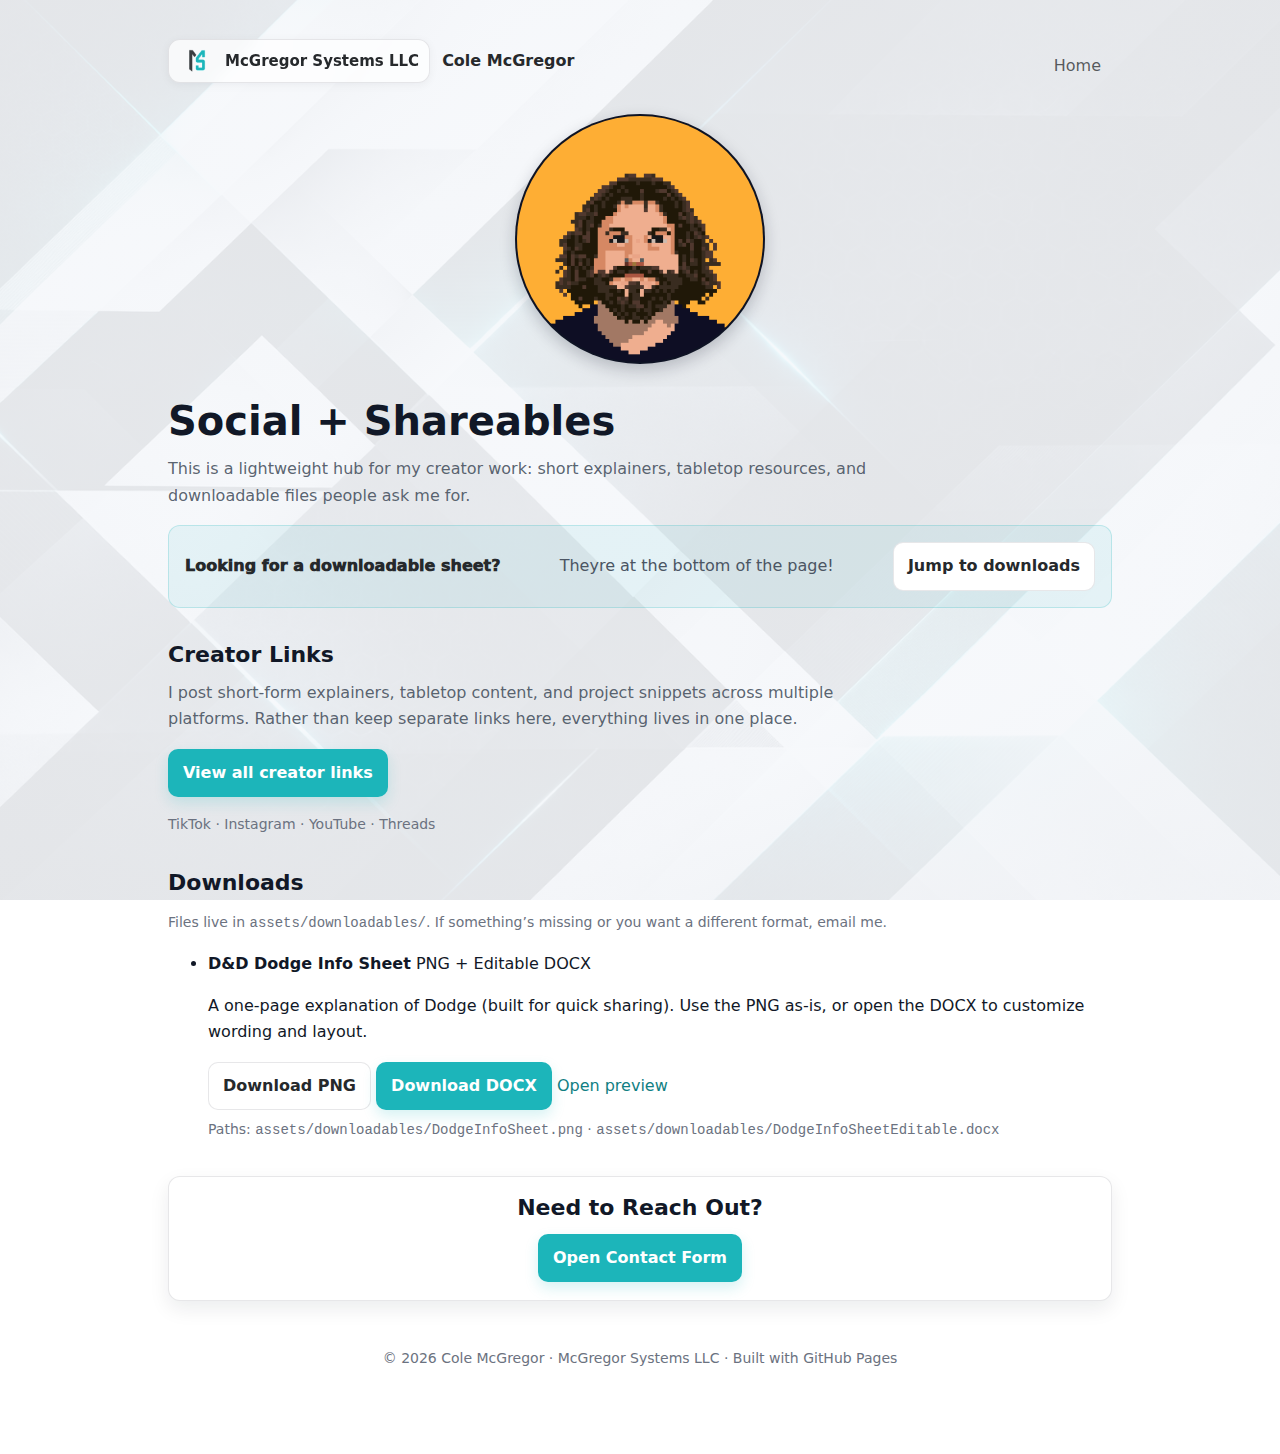
<file: social.html>
<!DOCTYPE html>
<html lang="en">
<head>
  <meta charset="utf-8" />
  <meta name="author" content="Cole McGregor" />
  <meta name="viewport" content="width=device-width, initial-scale=1" />

  <title>McGregor Systems LLC · Social</title>
  <meta
    name="description"
    content="Creator content and downloadable resources from Cole McGregor (McGregor Systems LLC)."
  />

  <link rel="canonical" href="https://ColeMcGregor.github.io/social.html" />
  <link rel="stylesheet" href="assets/style.css" />
</head>

<body>
  <div class="wrap">

    <header class="site-header">
      <div class="header-top">
        <div class="brand">
          <a class="llc-badge" href="index.html" aria-label="McGregor Systems LLC home">
            <img
              src="assets/LogoMcGregorSystemsSmall.png"
              alt="McGregor Systems LLC"
              class="llc-logo"
            />
            <span class="llc-name">McGregor Systems LLC</span>
          </a>
          <strong class="brand-person">Cole McGregor</strong>
        </div>
      

      <nav class="header-nav" aria-label="Primary">
        <a class="nav-link" href="index.html">Home</a>
      </div>

      </nav>
    </header>
    <section class="social-intro">
        <img
          src="assets/ProfilePixelPhoto.png"
          alt="Pixel-style headshot of Cole McGregor"
          class="social-avatar"
        />
      </section>

    <!-- Intro -->
    <section>
      <h1>Social + Shareables</h1>
      <p class="summary">
        This is a lightweight hub for my creator work: short explainers, tabletop resources,
        and downloadable files people ask me for.
      </p>

      <div class="callout">
        <strong>Looking for a downloadable sheet?</strong>
        <span>Theyre at the bottom of the page!</span>
        <a class="btn btn-ghost" href="#downloads">Jump to downloads</a>
      </div>
    </section>

    <!-- Creator links -->
<section id="links">
    <h2>Creator Links</h2>
  
    <p class="summary">
      I post short-form explainers, tabletop content, and project snippets across multiple platforms.
      Rather than keep separate links here, everything lives in one place.
    </p>
  
    <p>
      <a
        class="btn"
        href="https://linktr.ee/ColeSonOfGregor"
        target="_blank"
        rel="noopener"
      >
        View all creator links
      </a>
    </p>
  
    <p class="meta">
      TikTok · Instagram · YouTube · Threads
    </p>
  </section>
  

    <!-- Downloads -->
    <section id="downloads">
      <h2>Downloads</h2>
      <p class="meta">
        Files live in <code>assets/downloadables/</code>. If something’s missing or you want a different format, email me.
      </p>

      <ul class="download-list">
        <li class="download-item">
          <div class="download-main">
            <div class="download-title">
              <strong>D&amp;D Dodge Info Sheet</strong>
              <span class="download-meta">PNG + Editable DOCX</span>
            </div>

            <p class="download-desc">
              A one-page explanation of Dodge (built for quick sharing). Use the PNG as-is, or open the DOCX to customize wording and layout.
            </p>

            <div class="download-actions">
              <a class="btn btn-ghost" href="assets/downloadables/DodgeInfoSheet.png" download>Download PNG</a>
              <a class="btn" href="assets/downloadables/DodgeInfoSheetEditable.docx" download>Download DOCX</a>
              <a class="link" href="assets/downloadables/DodgeInfoSheet.png" target="_blank" rel="noopener">Open preview</a>
            </div>

            <p class="meta" style="margin: 8px 0 0;">
              Paths:
              <code>assets/downloadables/DodgeInfoSheet.png</code>
              ·
              <code>assets/downloadables/DodgeInfoSheetEditable.docx</code>
            </p>
          </div>
        </li>
      </ul>
    </section>

    <!-- Contact -->
    <section class="contact-card">
      <h2>Need to Reach Out?</h2>
        
      <a class="btn" href="contact.html">Open Contact Form</a>
    </section>
    

    <footer>
      <p>© <span id="year"></span> Cole McGregor · McGregor Systems LLC · Built with GitHub Pages</p>
    </footer>
  </div>

  <script>
    document.getElementById("year").textContent = new Date().getFullYear();
  </script>
</body>
</html>
</file>
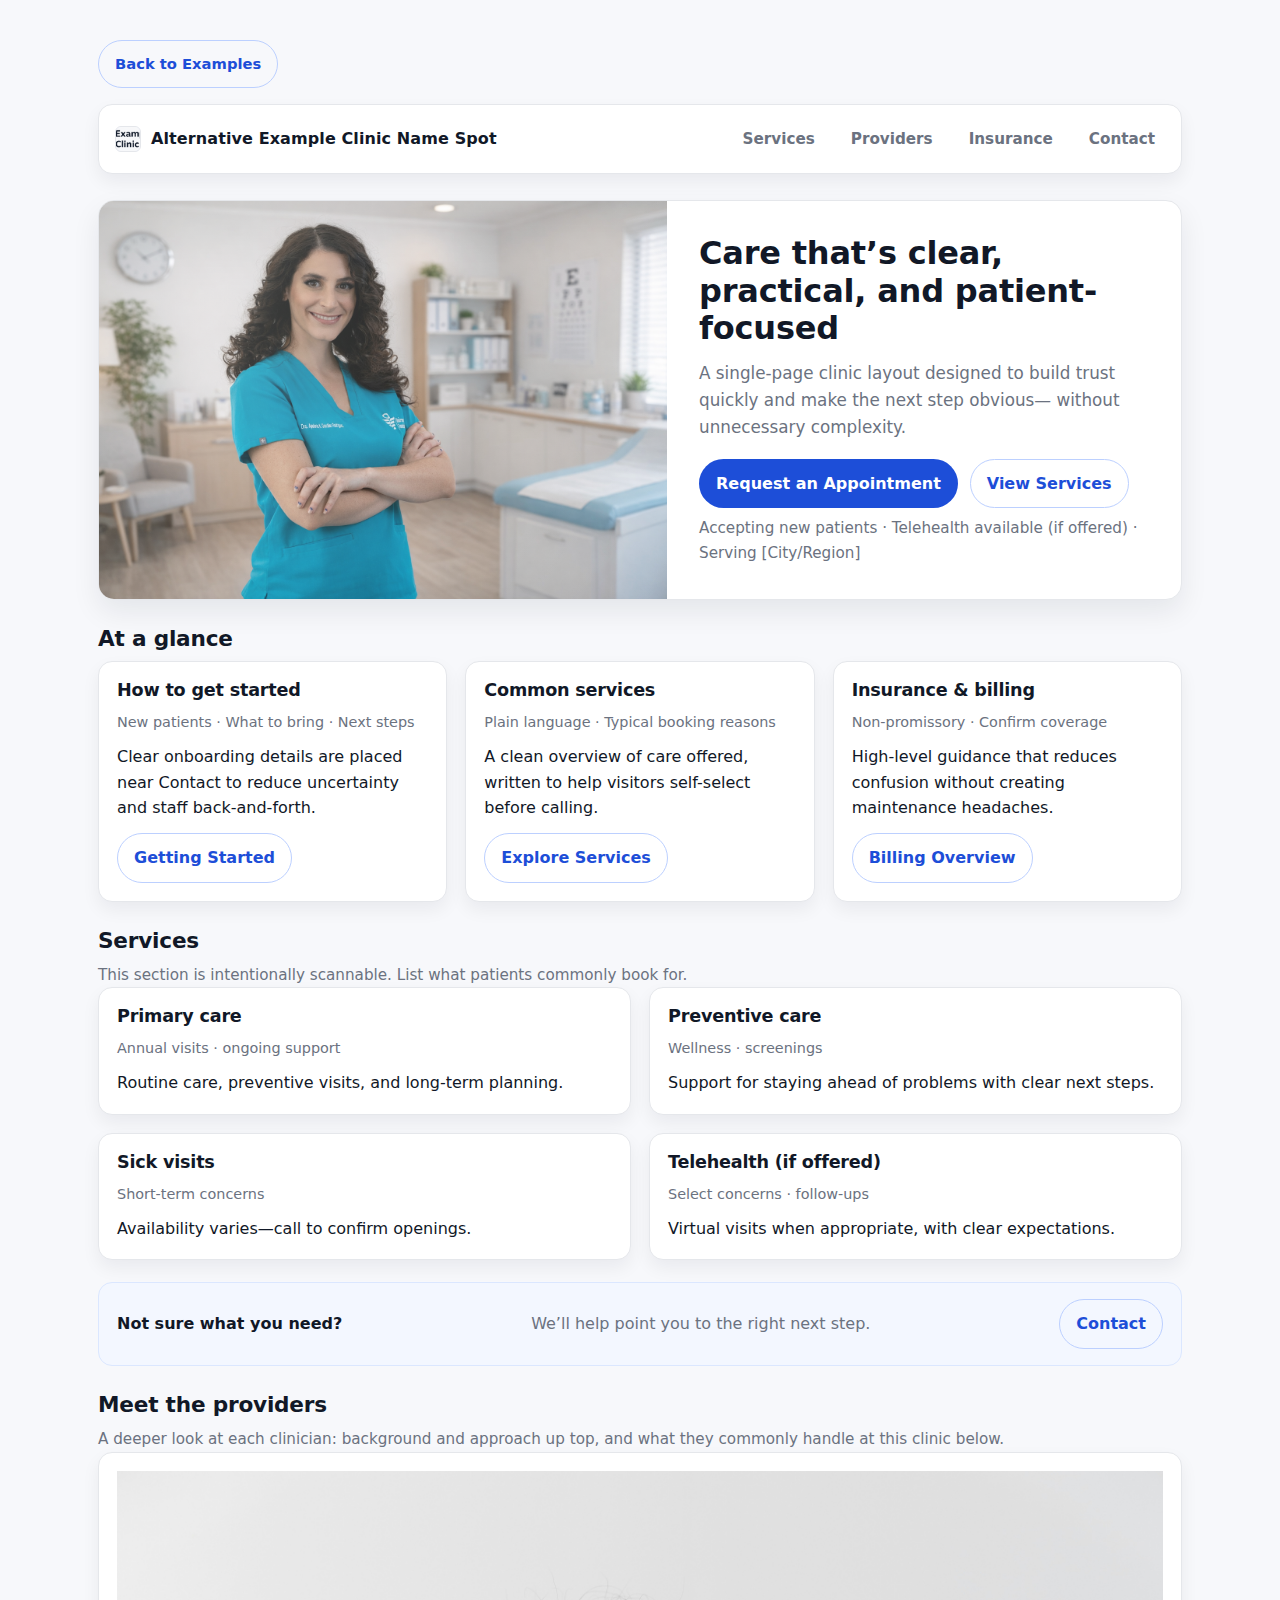
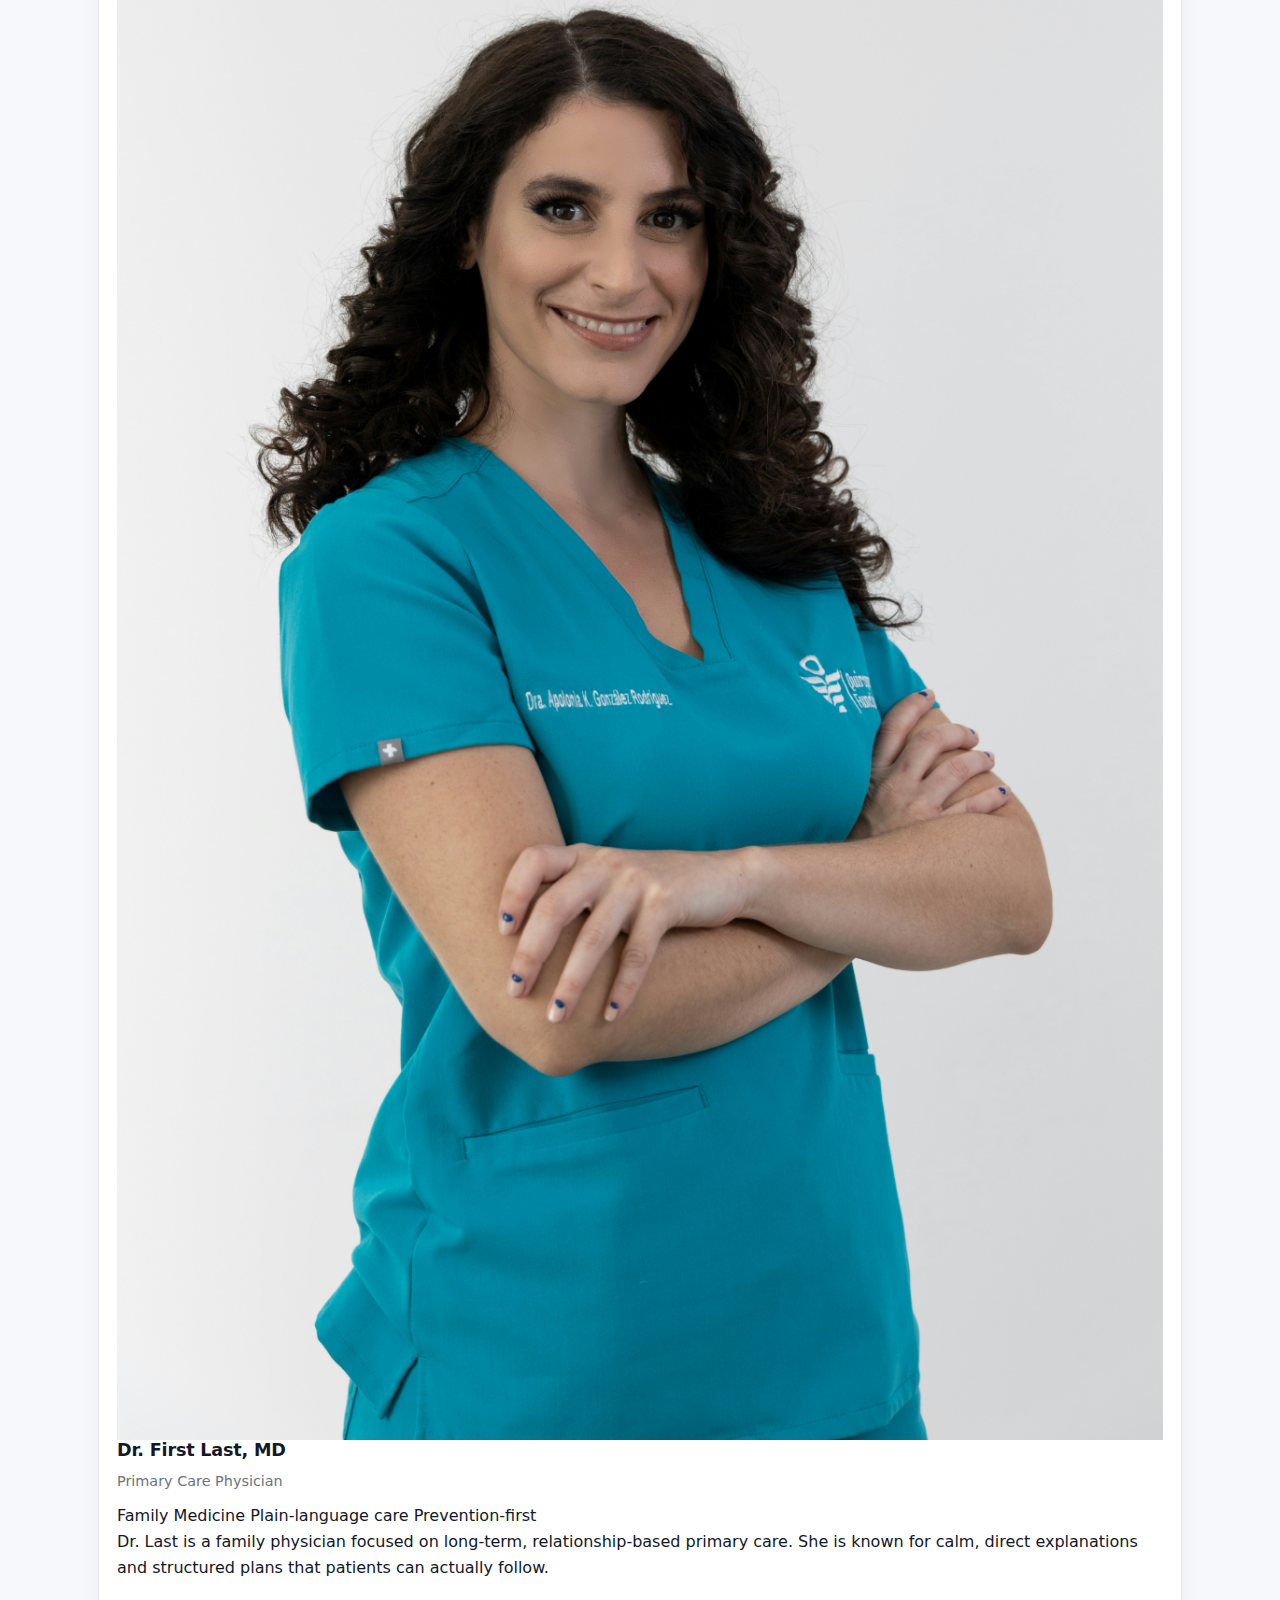
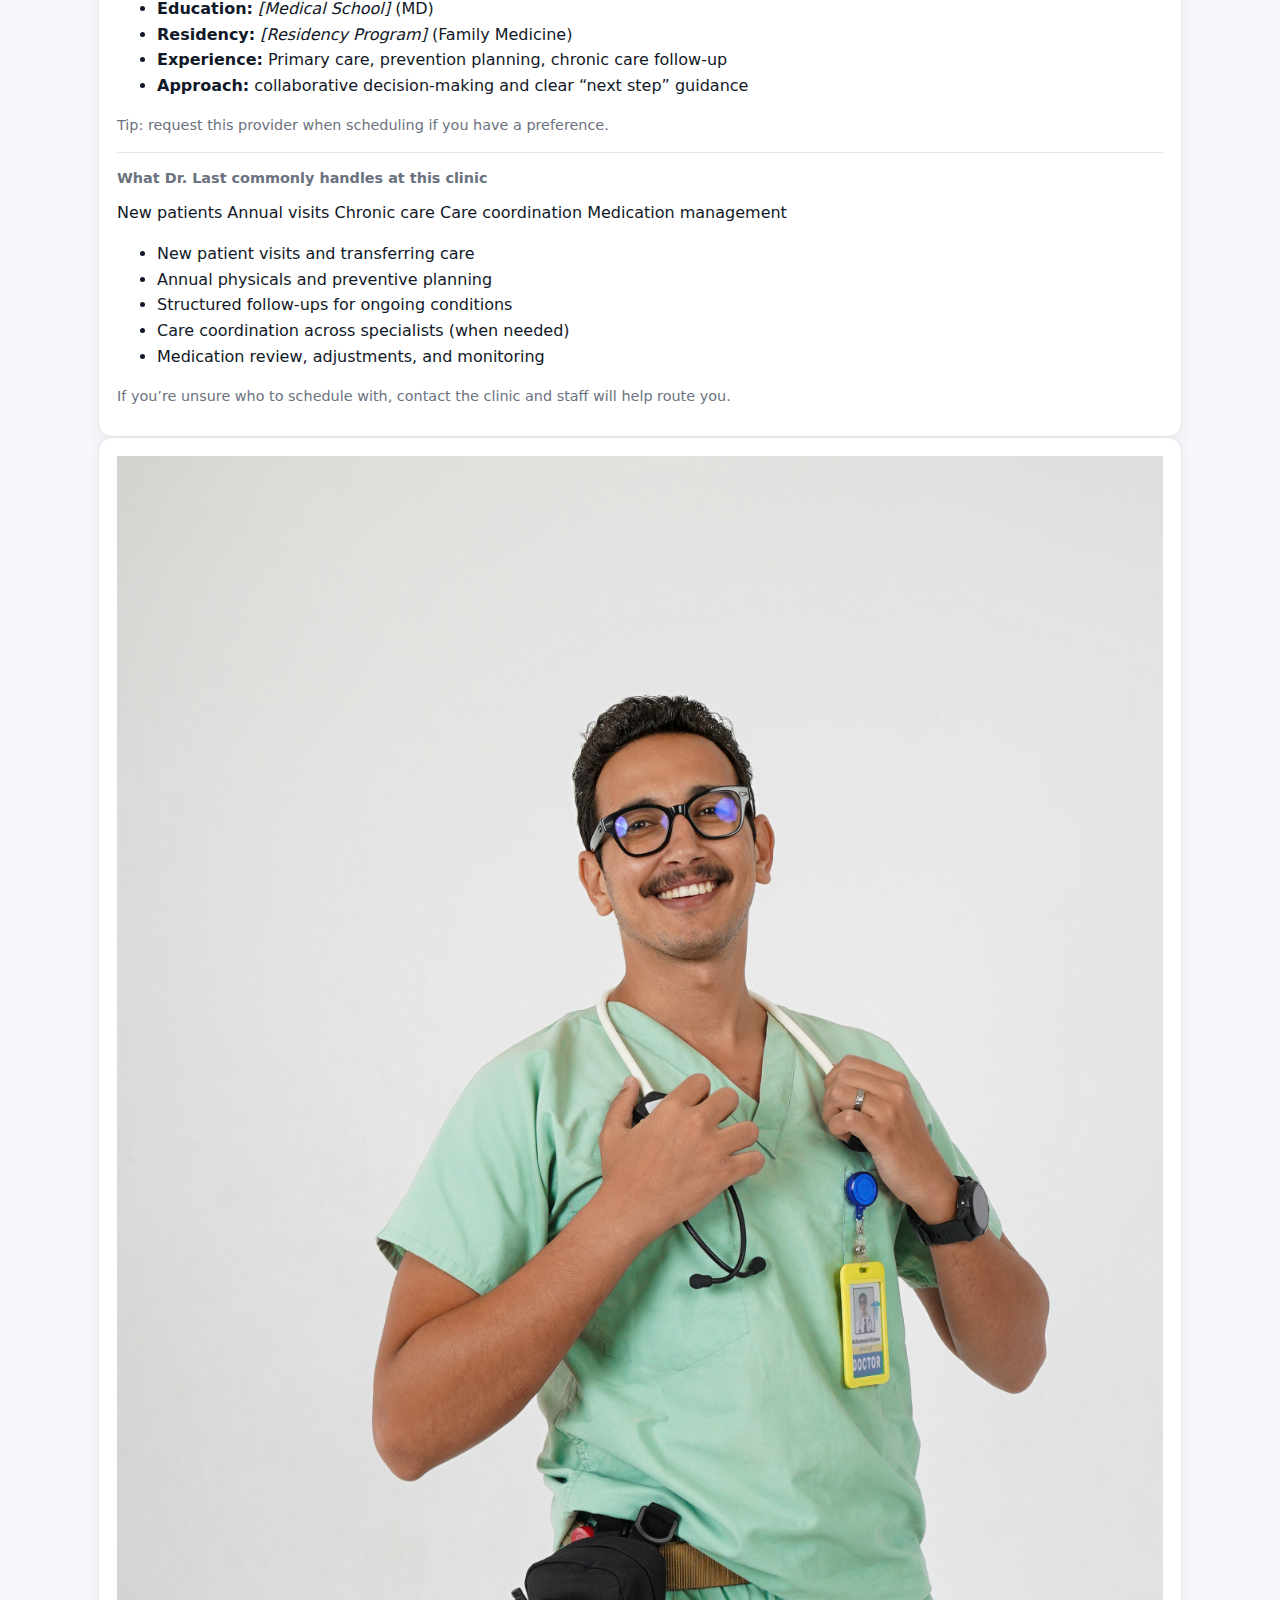
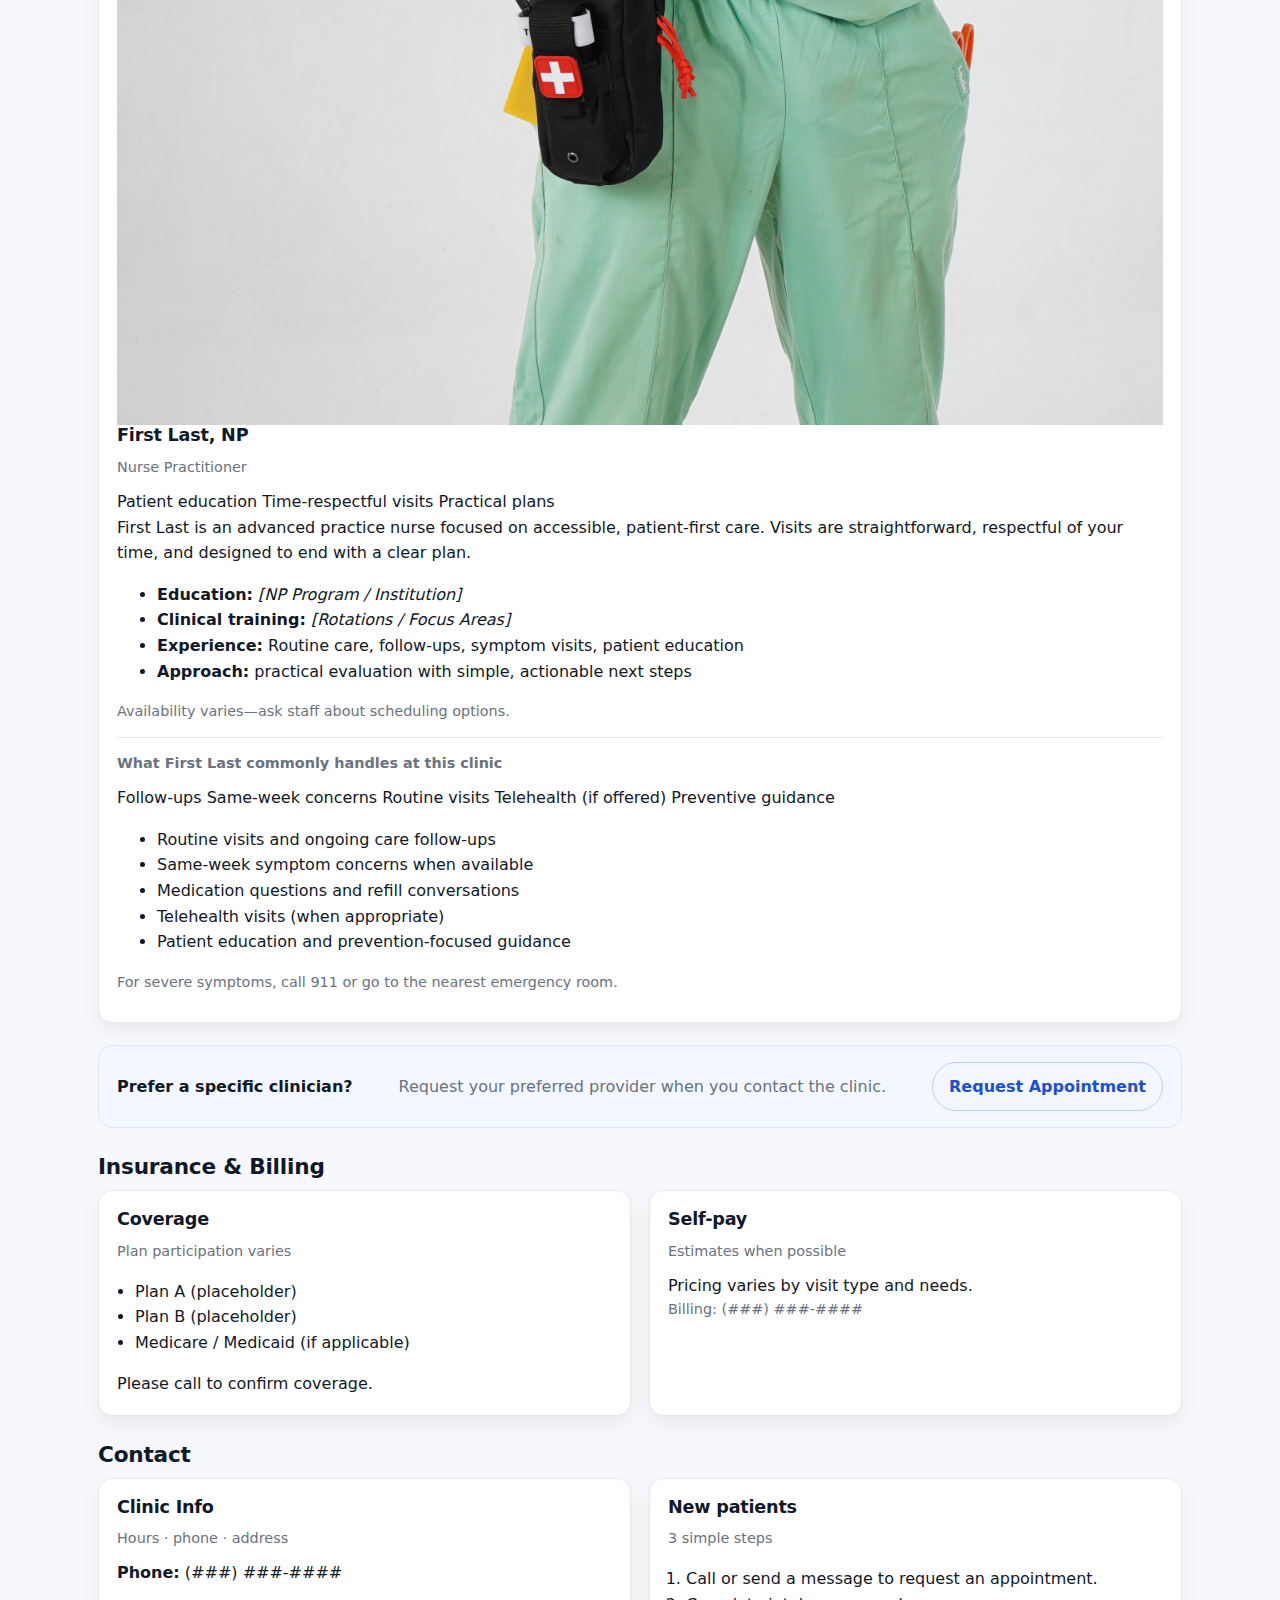
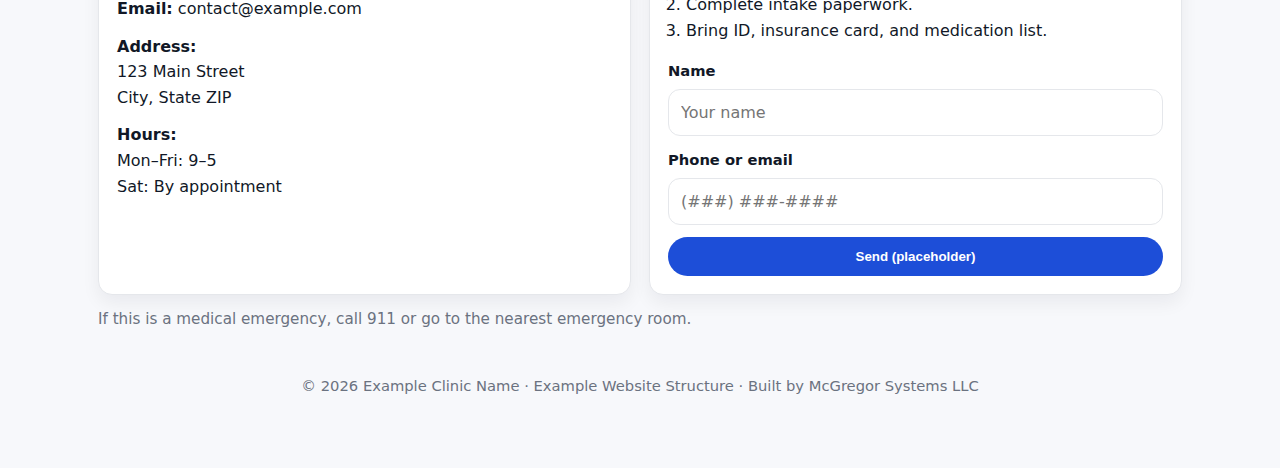
<file: examples/1-page-landing.html>
<!DOCTYPE html>
<html lang="en">
<head>
  <meta charset="utf-8" />
  <meta name="author" content="Cole McGregor" />
  <meta name="viewport" content="width=device-width, initial-scale=1" />

  <title>Example: 1-Page Medical Website</title>
  <meta
    name="description"
    content="Example 1-page medical website structure for clinics and private practices. Clear, scannable, conversion-focused layout."
  />

  <link rel="stylesheet" href="example-style.css" />
</head>

<body>
  <div class="wrap">

    <!-- Meta navigation -->
    <div class="example-nav" style="margin: 16px 0;">
      <a class="btn btn-ghost" href="../examples.html">Back to Examples</a>
    </div>

    <!-- Header -->
    <header class="site-header">
      <div class="header-top">
        <div class="brand">
          <a class="llc-badge" href="#top">
            <img
              src="assets/TemplateClinicLogo.png"
              alt="Example Clinic logo"
              class="llc-logo"
            />
            <span class="llc-name">Alternative Example Clinic Name Spot</span>
          </a>
        </div>

        <nav class="header-nav">
          <a class="nav-link" href="#services">Services</a>
          <a class="nav-link" href="#providers">Providers</a>
          <a class="nav-link" href="#insurance">Insurance</a>
          <a class="nav-link" href="#contact">Contact</a>
        </nav>
      </div>
    </header>

    <!-- Hero -->
    <section class="hero" id="top">
      <div class="hero-media">
        <img
          src="assets/DoctorHeroPortraitFemale1AIAugmented.png"
          alt="Clinic hero image"
          class="hero-photo"
        />
      </div>

      <div class="hero-text">
        <h1>Care that’s clear, practical, and patient-focused</h1>
        <p class="summary">
          A single-page clinic layout designed to build trust quickly and make the next step obvious—
          without unnecessary complexity.
        </p>

        <div class="hero-actions">
          <a class="btn" href="#contact">Request an Appointment</a>
          <a class="btn btn-ghost" href="#services">View Services</a>
        </div>

        <p class="meta">
          Accepting new patients · Telehealth available (if offered) · Serving [City/Region]
        </p>
      </div>
    </section>

    <!-- At a glance -->
    <section>
      <h2>At a glance</h2>
      <div class="grid grid-3">
        <article class="card">
          <h3>How to get started</h3>
          <p class="meta">New patients · What to bring · Next steps</p>
          <p>
            Clear onboarding details are placed near Contact to reduce uncertainty and staff back-and-forth.
          </p>
          <p style="margin-top: 12px;">
            <a class="btn btn-ghost" href="#contact">Getting Started</a>
          </p>
        </article>

        <article class="card">
          <h3>Common services</h3>
          <p class="meta">Plain language · Typical booking reasons</p>
          <p>
            A clean overview of care offered, written to help visitors self-select before calling.
          </p>
          <p style="margin-top: 12px;">
            <a class="btn btn-ghost" href="#services">Explore Services</a>
          </p>
        </article>

        <article class="card">
          <h3>Insurance & billing</h3>
          <p class="meta">Non-promissory · Confirm coverage</p>
          <p>
            High-level guidance that reduces confusion without creating maintenance headaches.
          </p>
          <p style="margin-top: 12px;">
            <a class="btn btn-ghost" href="#insurance">Billing Overview</a>
          </p>
        </article>
      </div>
    </section>

    <!-- Services -->
    <section id="services">
      <h2>Services</h2>
      <p class="meta">
        This section is intentionally scannable. List what patients commonly book for.
      </p>

      <div class="grid grid-2">
        <article class="card">
          <h3>Primary care</h3>
          <p class="meta">Annual visits · ongoing support</p>
          <p>Routine care, preventive visits, and long-term planning.</p>
        </article>

        <article class="card">
          <h3>Preventive care</h3>
          <p class="meta">Wellness · screenings</p>
          <p>Support for staying ahead of problems with clear next steps.</p>
        </article>

        <article class="card">
          <h3>Sick visits</h3>
          <p class="meta">Short-term concerns</p>
          <p>Availability varies—call to confirm openings.</p>
        </article>

        <article class="card">
          <h3>Telehealth (if offered)</h3>
          <p class="meta">Select concerns · follow-ups</p>
          <p>Virtual visits when appropriate, with clear expectations.</p>
        </article>
      </div>

      <div class="callout">
        <strong>Not sure what you need?</strong>
        <span>We’ll help point you to the right next step.</span>
        <a class="btn btn-ghost" href="#contact">Contact</a>
      </div>
    </section>


    <!-- Providers -->
<section id="providers">
  <h2>Meet the providers</h2>
  <p class="meta">
    A deeper look at each clinician: background and approach up top, and what they commonly handle at this clinic below.
  </p>

  <div class="provider-feature-grid">

    <!-- Provider 1 – image LEFT, text RIGHT -->
    <article class="card provider-feature provider-right">
      <img
        src="assets/DoctorHeroPortraitFemale1.jpg"
        alt="Provider headshot (placeholder)"
        class="provider-feature-photo"
      />

      <div class="provider-feature-content">
        <h3>Dr. First Last, MD</h3>
        <p class="meta provider-role">Primary Care Physician</p>

        <!-- ===== Upper: Personal / Education / Professional ===== -->
        <div>
          <div class="provider-tags" aria-label="Provider bio highlights">
            <span class="provider-tag">Family Medicine</span>
            <span class="provider-tag">Plain-language care</span>
            <span class="provider-tag">Prevention-first</span>
          </div>

          <p class="provider-blurb">
            Dr. Last is a family physician focused on long-term, relationship-based primary care.
            She is known for calm, direct explanations and structured plans that patients can actually follow.
          </p>

          <ul class="provider-bullets">
            <li><strong>Education:</strong> <em>[Medical School]</em> (MD)</li>
            <li><strong>Residency:</strong> <em>[Residency Program]</em> (Family Medicine)</li>
            <li><strong>Experience:</strong> Primary care, prevention planning, chronic care follow-up</li>
            <li><strong>Approach:</strong> collaborative decision-making and clear “next step” guidance</li>
          </ul>

          <p class="meta provider-note" style="margin-top: 10px;">
            Tip: request this provider when scheduling if you have a preference.
          </p>
        </div>

        <!-- ===== Lower: Clinic specialties / what they handle here ===== -->
        <div style="margin-top: 14px; padding-top: 14px; border-top: 1px solid var(--border);">
          <h4 class="meta" style="margin: 0 0 10px;">
            What Dr. Last commonly handles at this clinic
          </h4>

          <div class="provider-tags" aria-label="Clinic specialties">
            <span class="provider-tag">New patients</span>
            <span class="provider-tag">Annual visits</span>
            <span class="provider-tag">Chronic care</span>
            <span class="provider-tag">Care coordination</span>
            <span class="provider-tag">Medication management</span>
          </div>

          <ul class="provider-bullets">
            <li>New patient visits and transferring care</li>
            <li>Annual physicals and preventive planning</li>
            <li>Structured follow-ups for ongoing conditions</li>
            <li>Care coordination across specialists (when needed)</li>
            <li>Medication review, adjustments, and monitoring</li>
          </ul>

          <p class="meta" style="margin-left: 0; margin-top: 8px;">
            If you’re unsure who to schedule with, contact the clinic and staff will help route you.
          </p>
        </div>
      </div>
    </article>

    <!-- Provider 2 – image RIGHT, text LEFT -->
    <article class="card provider-feature provider-left">
      <img
        src="assets/DoctorHeroPortraitMale1.jpg"
        alt="Provider headshot (placeholder)"
        class="provider-feature-photo"
      />

      <div class="provider-feature-content">
        <h3>First Last, NP</h3>
        <p class="meta provider-role">Nurse Practitioner</p>

        <!-- ===== Upper: Personal / Education / Professional ===== -->
        <div>
          <div class="provider-tags" aria-label="Provider bio highlights">
            <span class="provider-tag">Patient education</span>
            <span class="provider-tag">Time-respectful visits</span>
            <span class="provider-tag">Practical plans</span>
          </div>

          <p class="provider-blurb">
            First Last is an advanced practice nurse focused on accessible, patient-first care.
            Visits are straightforward, respectful of your time, and designed to end with a clear plan.
          </p>

          <ul class="provider-bullets">
            <li><strong>Education:</strong> <em>[NP Program / Institution]</em></li>
            <li><strong>Clinical training:</strong> <em>[Rotations / Focus Areas]</em></li>
            <li><strong>Experience:</strong> Routine care, follow-ups, symptom visits, patient education</li>
            <li><strong>Approach:</strong> practical evaluation with simple, actionable next steps</li>
          </ul>

          <p class="meta provider-note" style="margin-top: 10px;">
            Availability varies—ask staff about scheduling options.
          </p>
        </div>

        <!-- ===== Lower: Clinic specialties / what they handle here ===== -->
        <div style="margin-top: 14px; padding-top: 14px; border-top: 1px solid var(--border);">
          <h4 class="meta" style="margin: 0 0 10px;">
            What First Last commonly handles at this clinic
          </h4>

          <div class="provider-tags" aria-label="Clinic specialties">
            <span class="provider-tag">Follow-ups</span>
            <span class="provider-tag">Same-week concerns</span>
            <span class="provider-tag">Routine visits</span>
            <span class="provider-tag">Telehealth (if offered)</span>
            <span class="provider-tag">Preventive guidance</span>
          </div>

          <ul class="provider-bullets">
            <li>Routine visits and ongoing care follow-ups</li>
            <li>Same-week symptom concerns when available</li>
            <li>Medication questions and refill conversations</li>
            <li>Telehealth visits (when appropriate)</li>
            <li>Patient education and prevention-focused guidance</li>
          </ul>

          <p class="meta" style="margin-left: 0; margin-top: 8px;">
            For severe symptoms, call 911 or go to the nearest emergency room.
          </p>
        </div>
      </div>
    </article>

  </div>

  <div class="callout">
    <strong>Prefer a specific clinician?</strong>
    <span>Request your preferred provider when you contact the clinic.</span>
    <a class="btn btn-ghost" href="#contact">Request Appointment</a>
  </div>
</section>




    <!-- Insurance -->
    <section id="insurance">
      <h2>Insurance & Billing</h2>

      <div class="grid grid-2">
        <article class="card">
          <h3>Coverage</h3>
          <p class="meta">Plan participation varies</p>
          <ul style="padding-left:18px;">
            <li>Plan A (placeholder)</li>
            <li>Plan B (placeholder)</li>
            <li>Medicare / Medicaid (if applicable)</li>
          </ul>
          <p>Please call to confirm coverage.</p>
        </article>

        <article class="card">
          <h3>Self-pay</h3>
          <p class="meta">Estimates when possible</p>
          <p>Pricing varies by visit type and needs.</p>
          <p class="meta">Billing: (###) ###-####</p>
        </article>
      </div>
    </section>

    <!-- Contact + New Patient Info -->
    <section id="contact">
      <h2>Contact</h2>

      <div class="grid grid-2">
        <article class="card">
          <h3>Clinic Info</h3>
          <p class="meta">Hours · phone · address</p>

          <p><strong>Phone:</strong> (###) ###-####</p>
          <p><strong>Email:</strong> contact@example.com</p>

          <p style="margin-top:12px;">
            <strong>Address:</strong><br>
            123 Main Street<br>
            City, State ZIP
          </p>

          <p style="margin-top:12px;">
            <strong>Hours:</strong><br>
            Mon–Fri: 9–5<br>
            Sat: By appointment
          </p>
        </article>

        <article class="card">
          <h3>New patients</h3>
          <p class="meta">3 simple steps</p>
          <ol style="padding-left:18px;">
            <li>Call or send a message to request an appointment.</li>
            <li>Complete intake paperwork.</li>
            <li>Bring ID, insurance card, and medication list.</li>
          </ol>

          <form class="contact-form" style="margin-top:14px;">
            <label class="field">
              <span class="field-label">Name</span>
              <input type="text" placeholder="Your name">
            </label>
            <label class="field">
              <span class="field-label">Phone or email</span>
              <input type="text" placeholder="(###) ###-####">
            </label>
            <button class="btn" type="button">Send (placeholder)</button>
          </form>
        </article>
      </div>

      <p class="meta" style="margin-top:12px;">
        If this is a medical emergency, call 911 or go to the nearest emergency room.
      </p>
    </section>

    <footer>
      <p>© <span id="year"></span> Example Clinic Name · Example Website Structure · Built by McGregor Systems LLC</p>
    </footer>

  </div>

  <script>
    document.getElementById("year").textContent = new Date().getFullYear();
  </script>
</body>
</html>
</file>
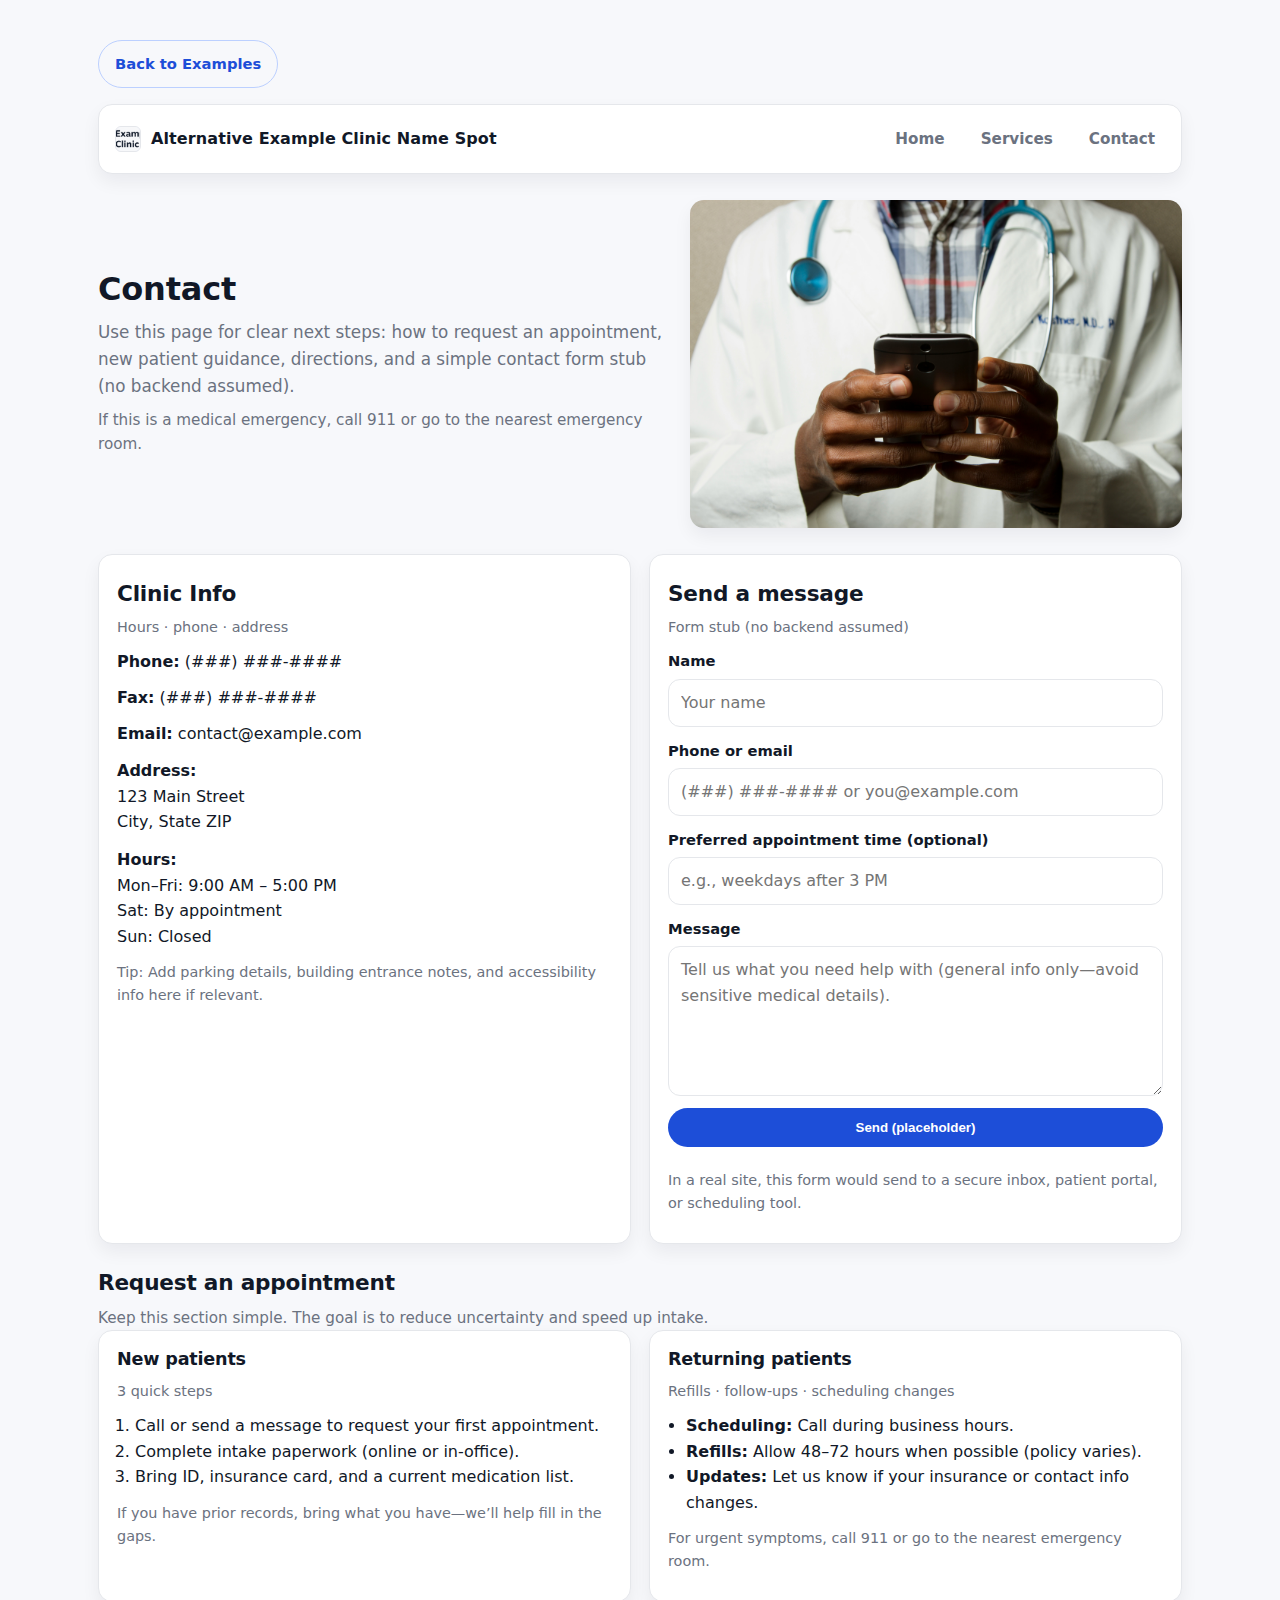
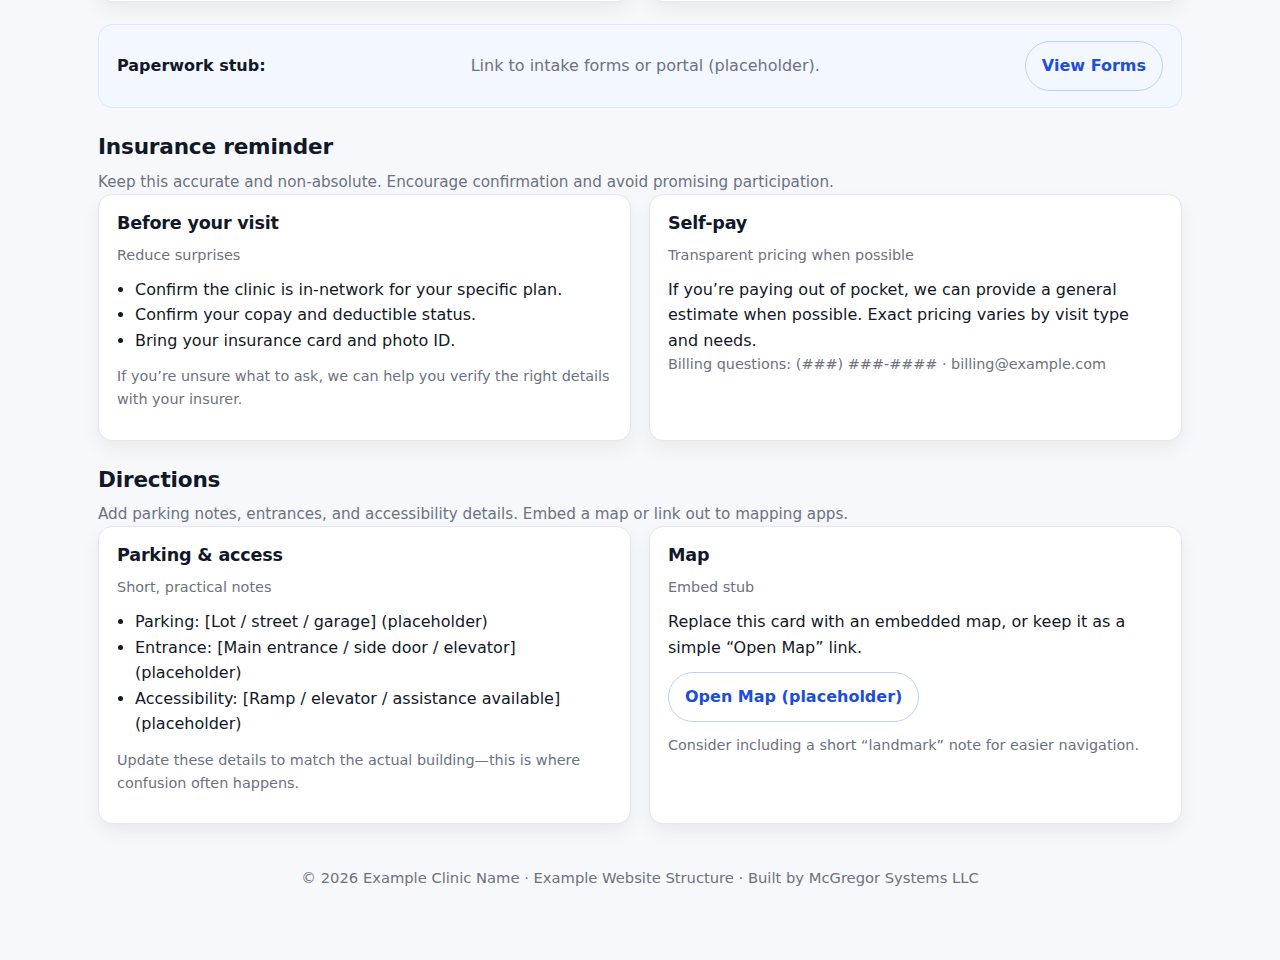
<file: examples/3-page-contact.html>
<!DOCTYPE html>
<html lang="en">
<head>
  <meta charset="utf-8" />
  <meta name="author" content="Cole McGregor" />
  <meta name="viewport" content="width=device-width, initial-scale=1" />

  <title>Example: 3-Page Medical Website — Contact</title>
  <meta
    name="description"
    content="Example 3-page medical website contact page structure for clinics and private practices."
  />

  <!-- Example pages use the examples-only stylesheet -->
  <link rel="stylesheet" href="example-style.css" />
</head>

<body>
  <div class="wrap">

    <!-- Meta navigation (not part of the example site) -->
    <div class="example-nav" style="margin: 16px 0;">
      <a class="btn btn-ghost" href="../examples.html">Back to Examples</a>
    </div>

    <!-- Example site header -->
    <header class="site-header">
      <div class="header-top">
        <div class="brand">
          <a class="llc-badge" href="3-page-landing.html" aria-label="Example clinic home">
            <img
              src="assets/TemplateClinicLogo.png"
              alt="Example Clinic logo (placeholder)"
              class="llc-logo"
            />
            <span class="llc-name">Alternative Example Clinic Name Spot</span>
          </a>
        </div>

        <nav class="header-nav" aria-label="Example clinic navigation">
          <a class="nav-link" href="3-page-landing.html">Home</a>
          <a class="nav-link" href="3-page-services.html">Services</a>
          <a class="nav-link" href="3-page-contact.html" aria-current="page">Contact</a>
        </nav>
      </div>
    </header>

    <!-- Page intro WITH IMAGE ON RIGHT -->
    <section id="top">
      <div style="
        display: flex;
        flex-wrap: wrap;
        gap: 24px;
        align-items: center;
      ">

        <!-- Left text area -->
        <div style="flex: 1 1 52%; min-width: 260px;">
          <h1>Contact</h1>
          <p class="summary">
            Use this page for clear next steps: how to request an appointment, new patient guidance,
            directions, and a simple contact form stub (no backend assumed).
          </p>
          <p class="meta">
            If this is a medical emergency, call 911 or go to the nearest emergency room.
          </p>
        </div>

        <!-- Right image area (45%) -->
        <div style="flex: 1 1 45%; min-width: 240px;">
          <img
            src="assets/DoctorWithPhone.jpg"
            alt="Clinician speaking with a patient by phone"
            style="
              width: 100%;
              border-radius: var(--radius);
              box-shadow: var(--shadow-soft);
              object-fit: cover;
            "
          />
        </div>

      </div>
    </section>

    <!-- Contact: two-column -->
    <section>
      <div class="grid grid-2">

        <!-- Clinic info -->
        <article class="card">
          <h2>Clinic Info</h2>
          <p class="meta">Hours · phone · address</p>

          <p><strong>Phone:</strong> (###) ###-####</p>
          <p><strong>Fax:</strong> (###) ###-####</p>
          <p><strong>Email:</strong> contact@example.com</p>

          <p style="margin-top: 12px;">
            <strong>Address:</strong><br />
            123 Main Street<br />
            City, State ZIP
          </p>

          <p style="margin-top: 12px;">
            <strong>Hours:</strong><br />
            Mon–Fri: 9:00 AM – 5:00 PM<br />
            Sat: By appointment<br />
            Sun: Closed
          </p>

          <p class="meta" style="margin-top: 12px;">
            Tip: Add parking details, building entrance notes, and accessibility info here if relevant.
          </p>
        </article>

        <!-- Contact form stub -->
        <article class="card">
          <h2>Send a message</h2>
          <p class="meta">Form stub (no backend assumed)</p>

          <!-- Form is a stub on purpose. Replace with Formspree/Calendly/etc. -->
          <form class="contact-form" action="#" method="post">
            <label class="field">
              <span class="field-label">Name</span>
              <input type="text" name="name" placeholder="Your name" />
            </label>

            <label class="field">
              <span class="field-label">Phone or email</span>
              <input type="text" name="contact" placeholder="(###) ###-#### or you@example.com" />
            </label>

            <label class="field">
              <span class="field-label">Preferred appointment time (optional)</span>
              <input type="text" name="preferred_time" placeholder="e.g., weekdays after 3 PM" />
            </label>

            <label class="field">
              <span class="field-label">Message</span>
              <textarea
                name="message"
                rows="5"
                placeholder="Tell us what you need help with (general info only—avoid sensitive medical details)."
              ></textarea>
            </label>

            <button class="btn" type="button" aria-disabled="true">
              Send (placeholder)
            </button>

            <p class="meta" style="margin-top: 10px;">
              In a real site, this form would send to a secure inbox, patient portal, or scheduling tool.
            </p>
          </form>
        </article>
      </div>
    </section>

    <!-- Appointment + New patient steps -->
    <section id="request-an-appointment">
      <h2>Request an appointment</h2>
      <p class="meta">
        Keep this section simple. The goal is to reduce uncertainty and speed up intake.
      </p>

      <div class="grid grid-2">
        <article class="card">
          <h3>New patients</h3>
          <p class="meta">3 quick steps</p>
          <ol style="margin: 0; padding-left: 18px;">
            <li>Call or send a message to request your first appointment.</li>
            <li>Complete intake paperwork (online or in-office).</li>
            <li>Bring ID, insurance card, and a current medication list.</li>
          </ol>
          <p class="meta" style="margin-top: 12px;">
            If you have prior records, bring what you have—we’ll help fill in the gaps.
          </p>
        </article>

        <article class="card">
          <h3>Returning patients</h3>
          <p class="meta">Refills · follow-ups · scheduling changes</p>
          <ul style="margin: 0; padding-left: 18px;">
            <li><strong>Scheduling:</strong> Call during business hours.</li>
            <li><strong>Refills:</strong> Allow 48–72 hours when possible (policy varies).</li>
            <li><strong>Updates:</strong> Let us know if your insurance or contact info changes.</li>
          </ul>
          <p class="meta" style="margin-top: 12px;">
            For urgent symptoms, call 911 or go to the nearest emergency room.
          </p>
        </article>
      </div>

      <div class="callout">
        <strong>Paperwork stub:</strong>
        <span>Link to intake forms or portal (placeholder).</span>
        <a class="btn btn-ghost" href="assets/STUB-intake-form.pdf">View Forms</a>
      </div>
    </section>

    <!-- Insurance reminder -->
    <section>
      <h2>Insurance reminder</h2>
      <p class="meta">
        Keep this accurate and non-absolute. Encourage confirmation and avoid promising participation.
      </p>

      <div class="grid grid-2">
        <article class="card">
          <h3>Before your visit</h3>
          <p class="meta">Reduce surprises</p>
          <ul style="margin: 0; padding-left: 18px;">
            <li>Confirm the clinic is in-network for your specific plan.</li>
            <li>Confirm your copay and deductible status.</li>
            <li>Bring your insurance card and photo ID.</li>
          </ul>
          <p class="meta" style="margin-top: 12px;">
            If you’re unsure what to ask, we can help you verify the right details with your insurer.
          </p>
        </article>

        <article class="card">
          <h3>Self-pay</h3>
          <p class="meta">Transparent pricing when possible</p>
          <p>
            If you’re paying out of pocket, we can provide a general estimate when possible.
            Exact pricing varies by visit type and needs.
          </p>
          <p class="meta">
            Billing questions: (###) ###-#### · billing@example.com
          </p>
        </article>
      </div>
    </section>

    <!-- Location / Map stub -->
    <section>
      <h2>Directions</h2>
      <p class="meta">
        Add parking notes, entrances, and accessibility details. Embed a map or link out to mapping apps.
      </p>

      <div class="grid grid-2">
        <article class="card">
          <h3>Parking & access</h3>
          <p class="meta">Short, practical notes</p>
          <ul style="margin: 0; padding-left: 18px;">
            <li>Parking: [Lot / street / garage] (placeholder)</li>
            <li>Entrance: [Main entrance / side door / elevator] (placeholder)</li>
            <li>Accessibility: [Ramp / elevator / assistance available] (placeholder)</li>
          </ul>
          <p class="meta" style="margin-top: 12px;">
            Update these details to match the actual building—this is where confusion often happens.
          </p>
        </article>

        <article class="card">
          <h3>Map</h3>
          <p class="meta">Embed stub</p>
          <p>
            Replace this card with an embedded map, or keep it as a simple “Open Map” link.
          </p>
          <p style="margin-top: 12px;">
            <a class="btn btn-ghost" href="#">Open Map (placeholder)</a>
          </p>
          <p class="meta" style="margin-top: 12px;">
            Consider including a short “landmark” note for easier navigation.
          </p>
        </article>
      </div>
    </section>

    <!-- Footer -->
    <footer>
      <p>© <span id="year"></span> Example Clinic Name · Example Website Structure · Built by McGregor Systems LLC</p>
    </footer>

  </div>

  <script>
    document.getElementById("year").textContent = new Date().getFullYear();
  </script>
</body>
</html>
</file>
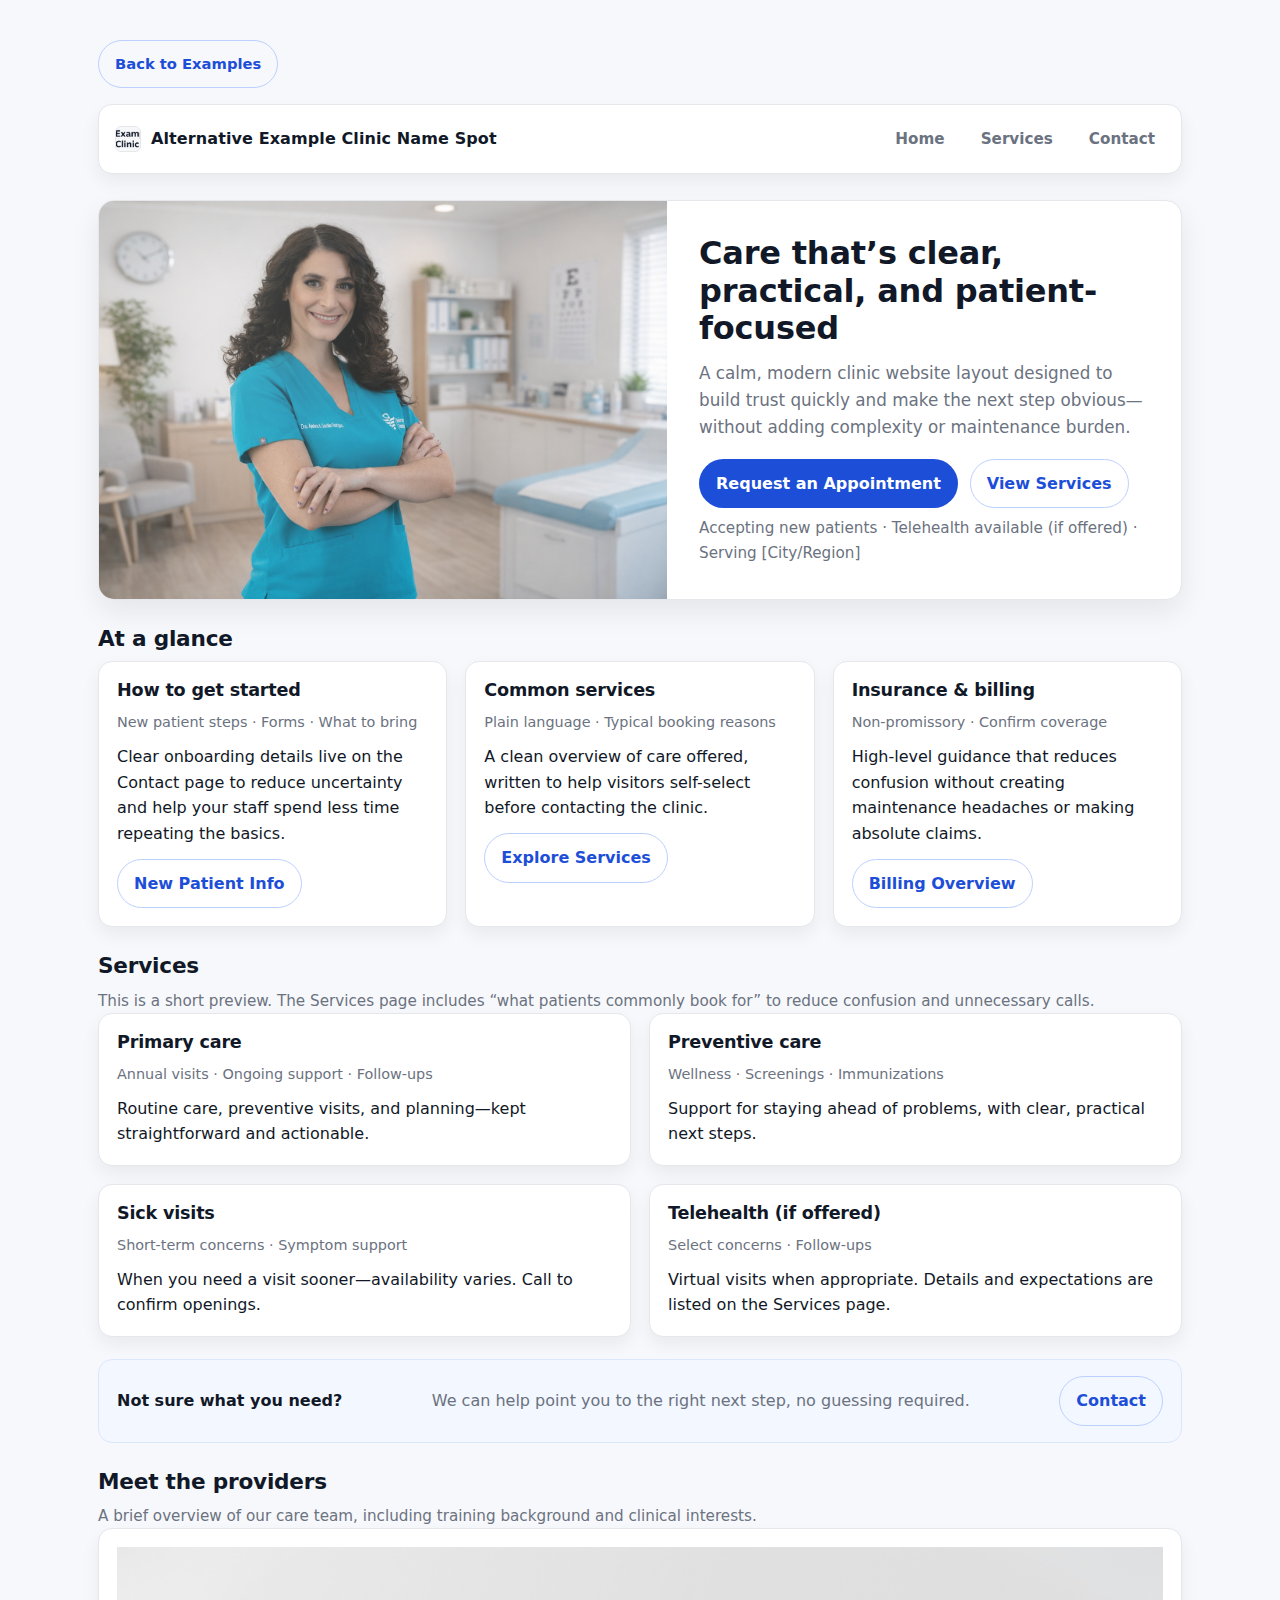
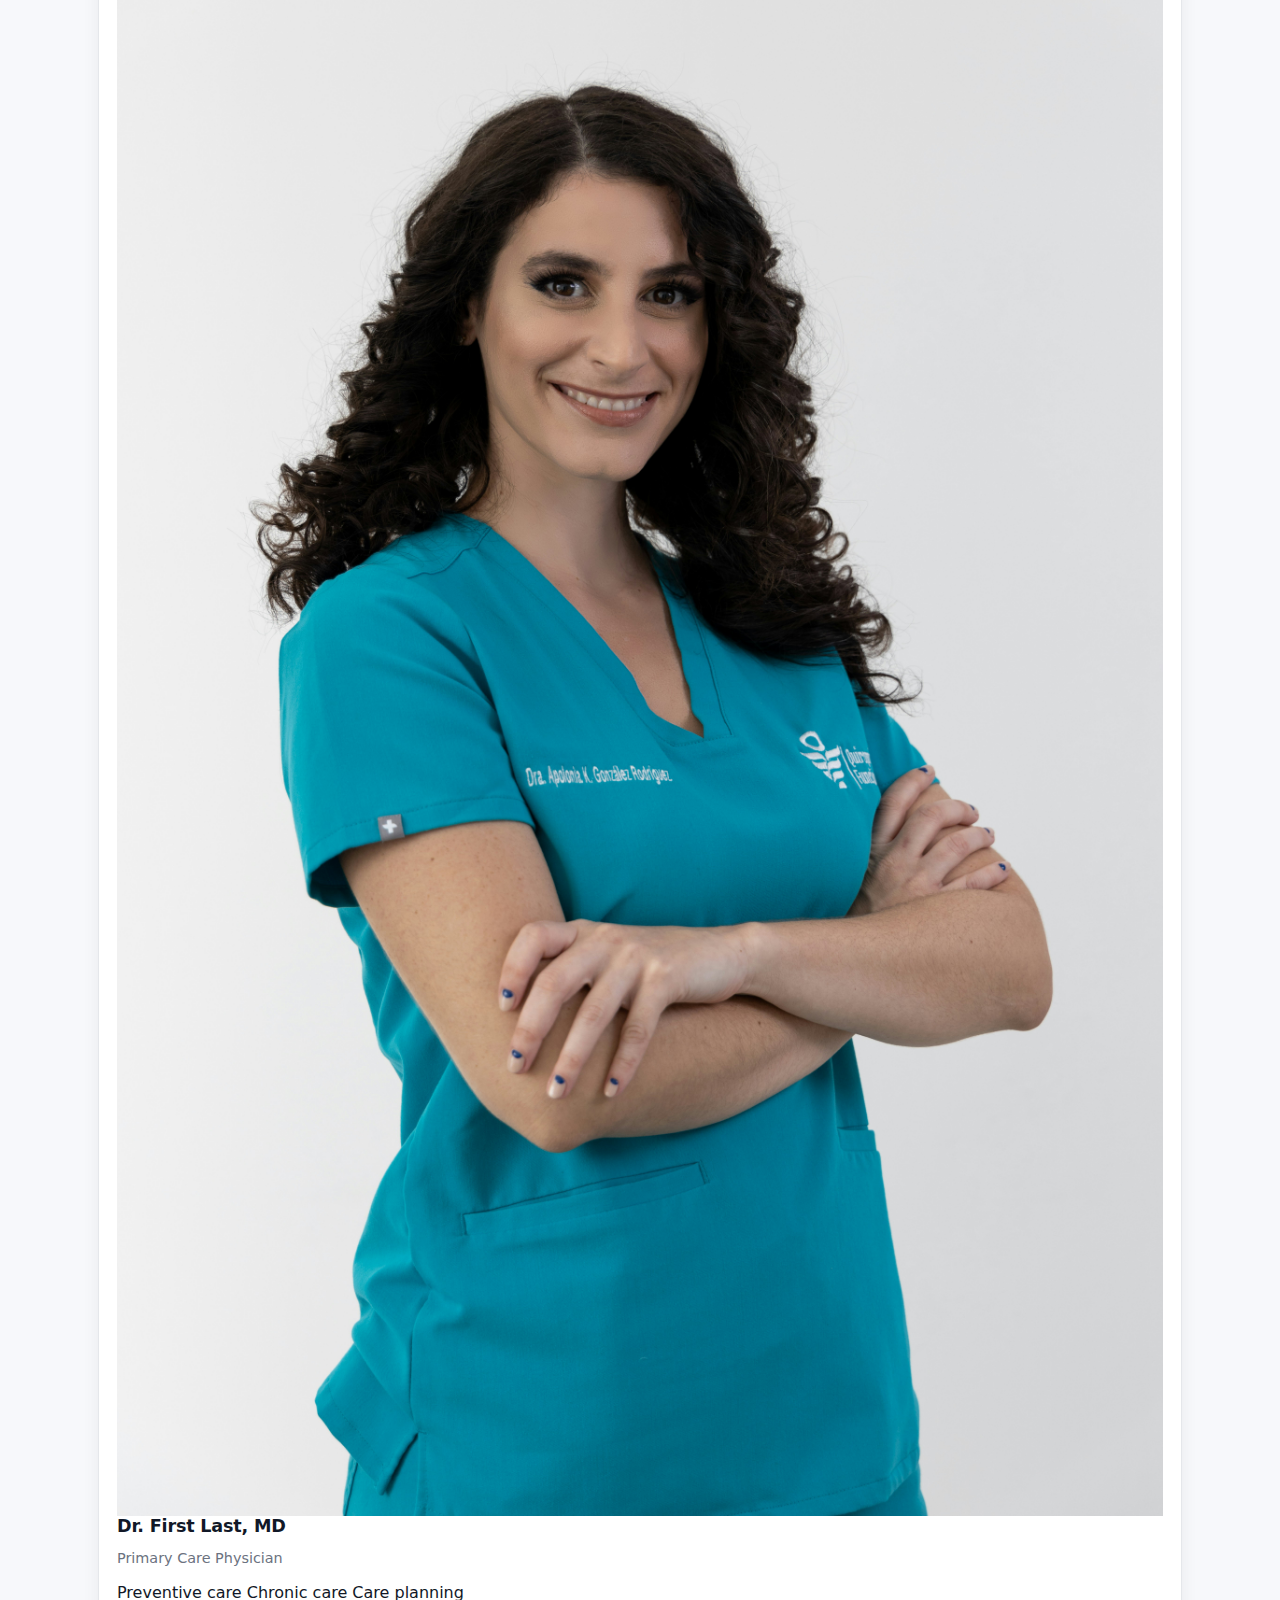
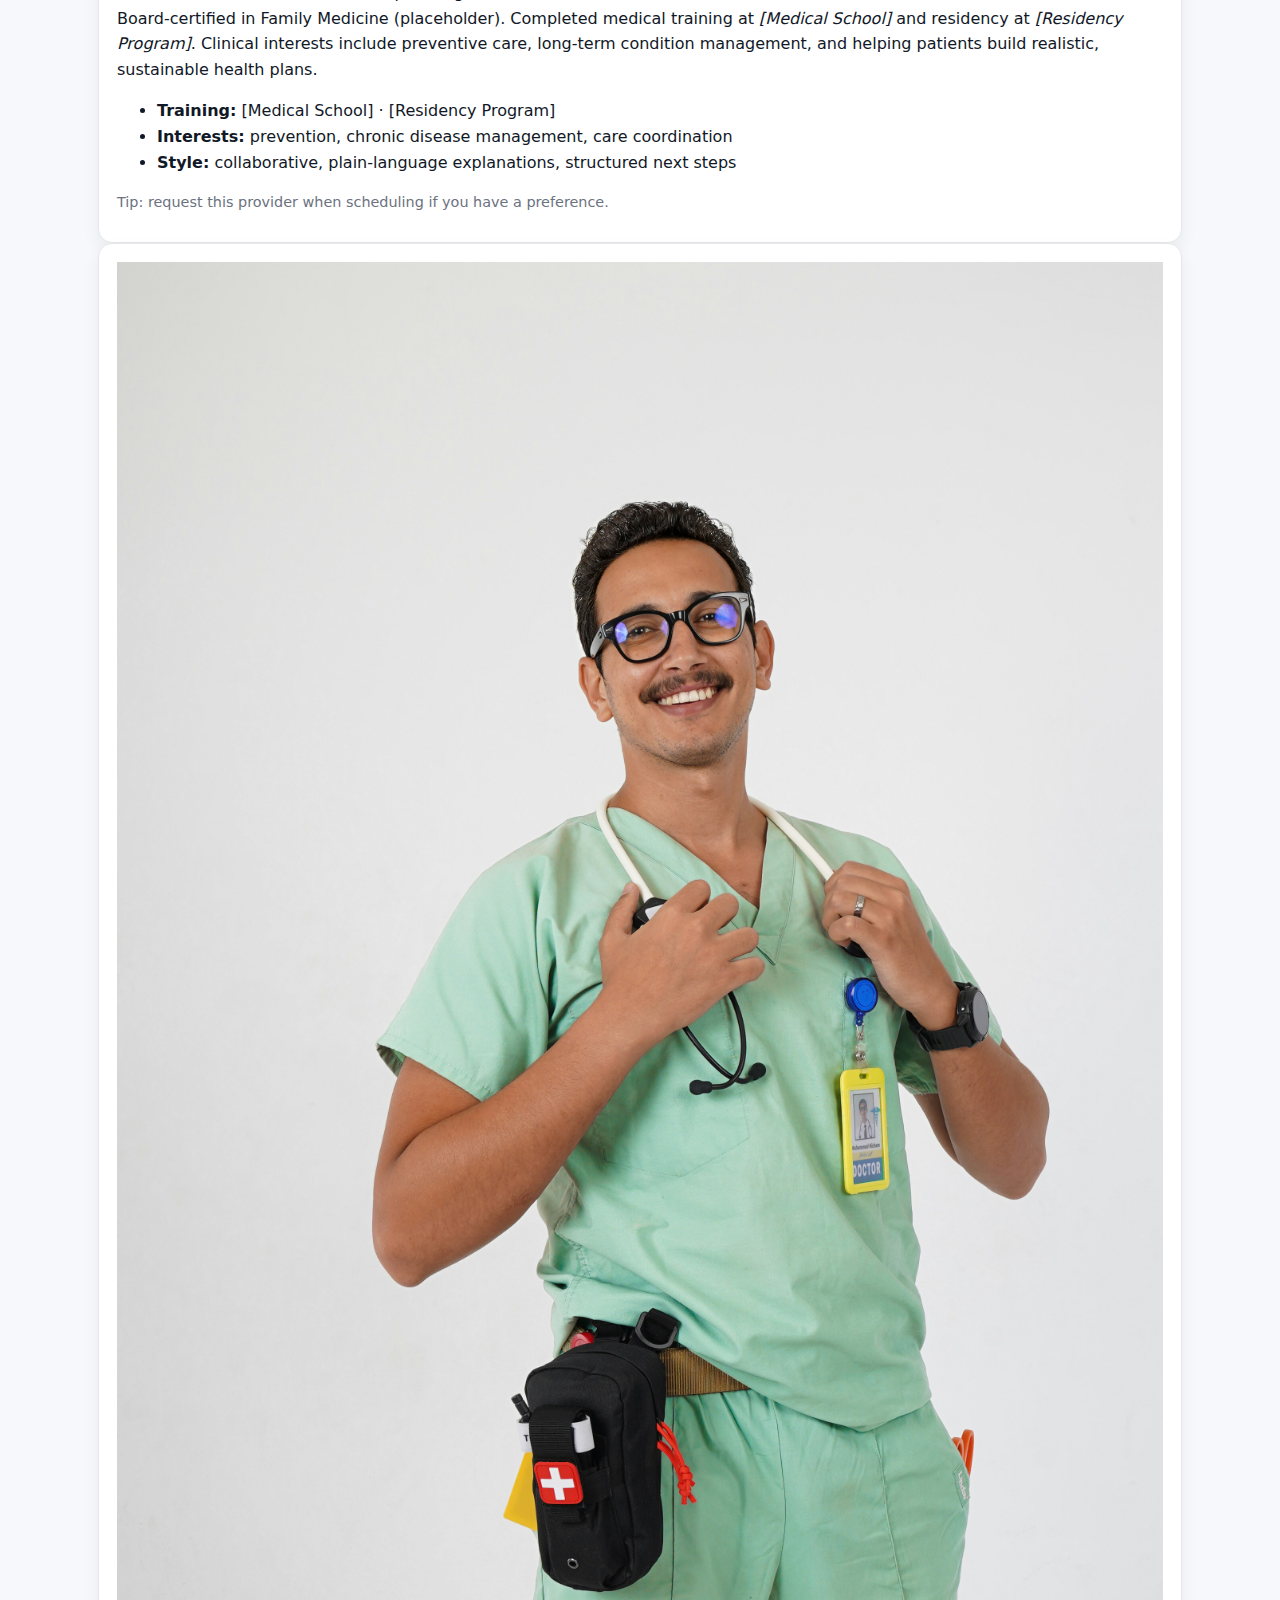
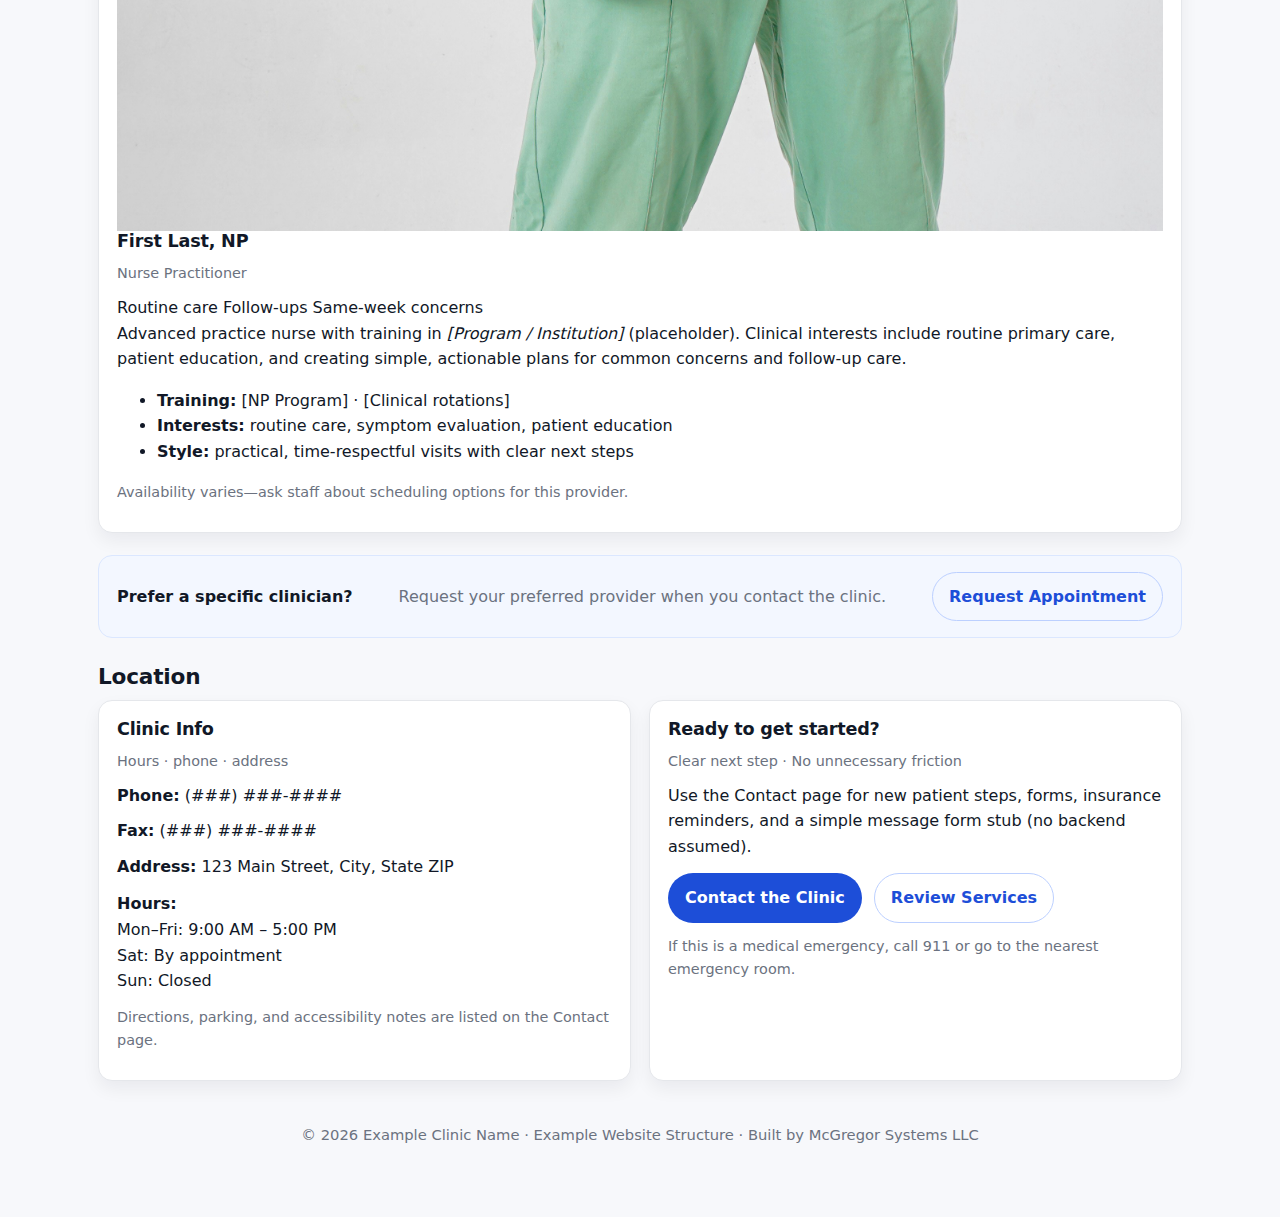
<file: examples/3-page-landing.html>
<!DOCTYPE html>
<html lang="en">
<head>
  <meta charset="utf-8" />
  <meta name="author" content="Cole McGregor" />
  <meta name="viewport" content="width=device-width, initial-scale=1" />

  <title>Example: 3-Page Medical Website — Home</title>
  <meta
    name="description"
    content="Example 3-page medical website home page structure for clinics and private practices."
  />

  <!-- Example pages use the examples-only stylesheet -->
  <link rel="stylesheet" href="example-style.css" />
</head>

<body>
  <div class="wrap">

    <!-- Meta navigation (not part of the example site) -->
    <div class="example-nav" style="margin: 16px 0;">
      <a class="btn btn-ghost" href="../examples.html">Back to Examples</a>
    </div>

    <!-- Example site header -->
    <header class="site-header">
      <div class="header-top">
        <div class="brand">
          <a class="llc-badge" href="3-page-landing.html" aria-label="Example clinic home">
            <img
              src="assets/TemplateClinicLogo.png"
              alt="Example Clinic logo (placeholder)"
              class="llc-logo"
            />
            <span class="llc-name">Alternative Example Clinic Name Spot</span>
          </a>
        </div>

        <nav class="header-nav" aria-label="Example clinic navigation">
          <a class="nav-link" href="3-page-landing.html">Home</a>
          <a class="nav-link" href="3-page-services.html">Services</a>
          <a class="nav-link" href="3-page-contact.html">Contact</a>
        </nav>
      </div>
    </header>

    <!-- Hero -->
    <section class="hero" id="top">
      <div class="hero-media">
        <img
          src="assets/DoctorHeroPortraitFemale1AIAugmented.png"
          alt="Clinic hero image (placeholder)"
          class="hero-photo"
        />
      </div>

      <div class="hero-text">
        <h1>Care that’s clear, practical, and patient-focused</h1>
        <p class="summary">
          A calm, modern clinic website layout designed to build trust quickly and make the
          next step obvious—without adding complexity or maintenance burden.
        </p>

        <div class="hero-actions">
          <a class="btn" href="3-page-contact.html">Request an Appointment</a>
          <a class="btn btn-ghost" href="3-page-services.html">View Services</a>
        </div>

        <p class="meta">
          Accepting new patients · Telehealth available (if offered) · Serving [City/Region]
        </p>
      </div>
    </section>

    <!-- At a glance -->
    <section>
      <h2>At a glance</h2>
      <div class="grid grid-3">
        <article class="card">
          <h3>How to get started</h3>
          <p class="meta">New patient steps · Forms · What to bring</p>
          <p>
            Clear onboarding details live on the Contact page to reduce uncertainty and
            help your staff spend less time repeating the basics.
          </p>
          <p style="margin-top: 12px;">
            <a class="btn btn-ghost" href="3-page-contact.html#request-an-appointment">New Patient Info</a>
          </p>
        </article>

        <article class="card" >
          <h3>Common services</h3>
          <p class="meta">Plain language · Typical booking reasons</p>
          <p>
            A clean overview of care offered, written to help visitors self-select before
            contacting the clinic.
          </p>
          <p style="margin-top: 12px;">
            <a class="btn btn-ghost" href="3-page-services.html#common-services">Explore Services</a>
          </p>
        </article>

        <article class="card">
          <h3>Insurance & billing</h3>
          <p class="meta">Non-promissory · Confirm coverage</p>
          <p>
            High-level guidance that reduces confusion without creating maintenance
            headaches or making absolute claims.
          </p>
          <p style="margin-top: 12px;">
            <a class="btn btn-ghost" href="3-page-services.html#insurance">Billing Overview</a>
          </p>
        </article>
      </div>
    </section>

    <!-- Services preview -->
    <section>
      <h2>Services</h2>
      <p class="meta">
        This is a short preview. The Services page includes “what patients commonly book for”
        to reduce confusion and unnecessary calls.
      </p>

      <div class="grid grid-2">
        <article class="card">
          <h3>Primary care</h3>
          <p class="meta">Annual visits · Ongoing support · Follow-ups</p>
          <p>
            Routine care, preventive visits, and planning—kept straightforward and actionable.
          </p>
        </article>

        <article class="card">
          <h3>Preventive care</h3>
          <p class="meta">Wellness · Screenings · Immunizations</p>
          <p>
            Support for staying ahead of problems, with clear, practical next steps.
          </p>
        </article>

        <article class="card">
          <h3>Sick visits</h3>
          <p class="meta">Short-term concerns · Symptom support</p>
          <p>
            When you need a visit sooner—availability varies. Call to confirm openings.
          </p>
        </article>

        <article class="card">
          <h3>Telehealth (if offered)</h3>
          <p class="meta">Select concerns · Follow-ups</p>
          <p>
            Virtual visits when appropriate. Details and expectations are listed on the Services page.
          </p>
        </article>
      </div>

      <div class="callout">
        <strong>Not sure what you need?</strong>
        <span>We can help point you to the right next step, no guessing required.</span>
        <a class="btn btn-ghost" href="3-page-contact.html#top">Contact</a>
      </div>
    </section>

    <!-- Providers (expanded for trust on landing) -->
    <section id="providers">
      <h2>Meet the providers</h2>
      <p class="meta">
        A brief overview of our care team, including training background and clinical interests.
      </p>

      <div class="provider-feature-grid">

        <!-- Provider 1 – image LEFT, text RIGHT -->
        <article class="card provider-feature provider-right">
          <img
            src="assets/DoctorHeroPortraitFemale1.jpg"
            alt="Provider headshot (placeholder)"
            class="provider-feature-photo"
          />

          <div class="provider-feature-content">
            <h3>Dr. First Last, MD</h3>
            <p class="meta provider-role">Primary Care Physician</p>

            <div class="provider-tags" aria-label="Provider focus areas">
              <span class="provider-tag">Preventive care</span>
              <span class="provider-tag">Chronic care</span>
              <span class="provider-tag">Care planning</span>
            </div>

            <p class="provider-blurb">
              Board-certified in Family Medicine (placeholder). Completed medical training at
              <em>[Medical School]</em> and residency at <em>[Residency Program]</em>.
              Clinical interests include preventive care, long-term condition management, and
              helping patients build realistic, sustainable health plans.
            </p>

            <ul class="provider-bullets">
              <li><strong>Training:</strong> [Medical School] · [Residency Program]</li>
              <li><strong>Interests:</strong> prevention, chronic disease management, care coordination</li>
              <li><strong>Style:</strong> collaborative, plain-language explanations, structured next steps</li>
            </ul>

            <p class="meta provider-note">
              Tip: request this provider when scheduling if you have a preference.
            </p>
          </div>
        </article>

        <!-- Provider 2 – image RIGHT, text LEFT -->
        <article class="card provider-feature provider-left">
          <img
            src="assets/DoctorHeroPortraitMale1.jpg"
            alt="Provider headshot (placeholder)"
            class="provider-feature-photo"
          />

          <div class="provider-feature-content">
            <h3>First Last, NP</h3>
            <p class="meta provider-role">Nurse Practitioner</p>

            <div class="provider-tags" aria-label="Provider focus areas">
              <span class="provider-tag">Routine care</span>
              <span class="provider-tag">Follow-ups</span>
              <span class="provider-tag">Same-week concerns</span>
            </div>

            <p class="provider-blurb">
              Advanced practice nurse with training in <em>[Program / Institution]</em> (placeholder).
              Clinical interests include routine primary care, patient education, and creating
              simple, actionable plans for common concerns and follow-up care.
            </p>

            <ul class="provider-bullets">
              <li><strong>Training:</strong> [NP Program] · [Clinical rotations]</li>
              <li><strong>Interests:</strong> routine care, symptom evaluation, patient education</li>
              <li><strong>Style:</strong> practical, time-respectful visits with clear next steps</li>
            </ul>

            <p class="meta provider-note">
              Availability varies—ask staff about scheduling options for this provider.
            </p>
          </div>
        </article>

      </div>

      <div class="callout">
        <strong>Prefer a specific clinician?</strong>
        <span>Request your preferred provider when you contact the clinic.</span>
        <a class="btn btn-ghost" href="3-page-contact.html#top">Request Appointment</a>
      </div>
    </section>




    <!-- Location preview + CTA -->
    <section>
      <h2>Location</h2>
      <div class="grid grid-2">
        <article class="card">
          <h3>Clinic Info</h3>
          <p class="meta">Hours · phone · address</p>

          <p><strong>Phone:</strong> (###) ###-####</p>
          <p><strong>Fax:</strong> (###) ###-####</p>
          <p><strong>Address:</strong> 123 Main Street, City, State ZIP</p>

          <p style="margin-top: 12px;">
            <strong>Hours:</strong><br />
            Mon–Fri: 9:00 AM – 5:00 PM<br />
            Sat: By appointment<br />
            Sun: Closed
          </p>

          <p class="meta" style="margin-top: 12px;">
            Directions, parking, and accessibility notes are listed on the Contact page.
          </p>
        </article>

        <article class="card">
          <h3>Ready to get started?</h3>
          <p class="meta">Clear next step · No unnecessary friction</p>
          <p>
            Use the Contact page for new patient steps, forms, insurance reminders, and a
            simple message form stub (no backend assumed).
          </p>

          <div class="hero-actions" style="margin-top: 14px;">
            <a class="btn" href="3-page-contact.html#top">Contact the Clinic</a>
            <a class="btn btn-ghost" href="3-page-services.html#common-services">Review Services</a>
          </div>

          <p class="meta" style="margin-top: 12px;">
            If this is a medical emergency, call 911 or go to the nearest emergency room.
          </p>
        </article>
      </div>
    </section>

    <!-- Footer -->
    <footer>
      <p>© <span id="year"></span> Example Clinic Name · Example Website Structure · Built by McGregor Systems LLC</p>
    </footer>

  </div>

  <script>
    document.getElementById("year").textContent = new Date().getFullYear();
  </script>
</body>
</html>
</file>
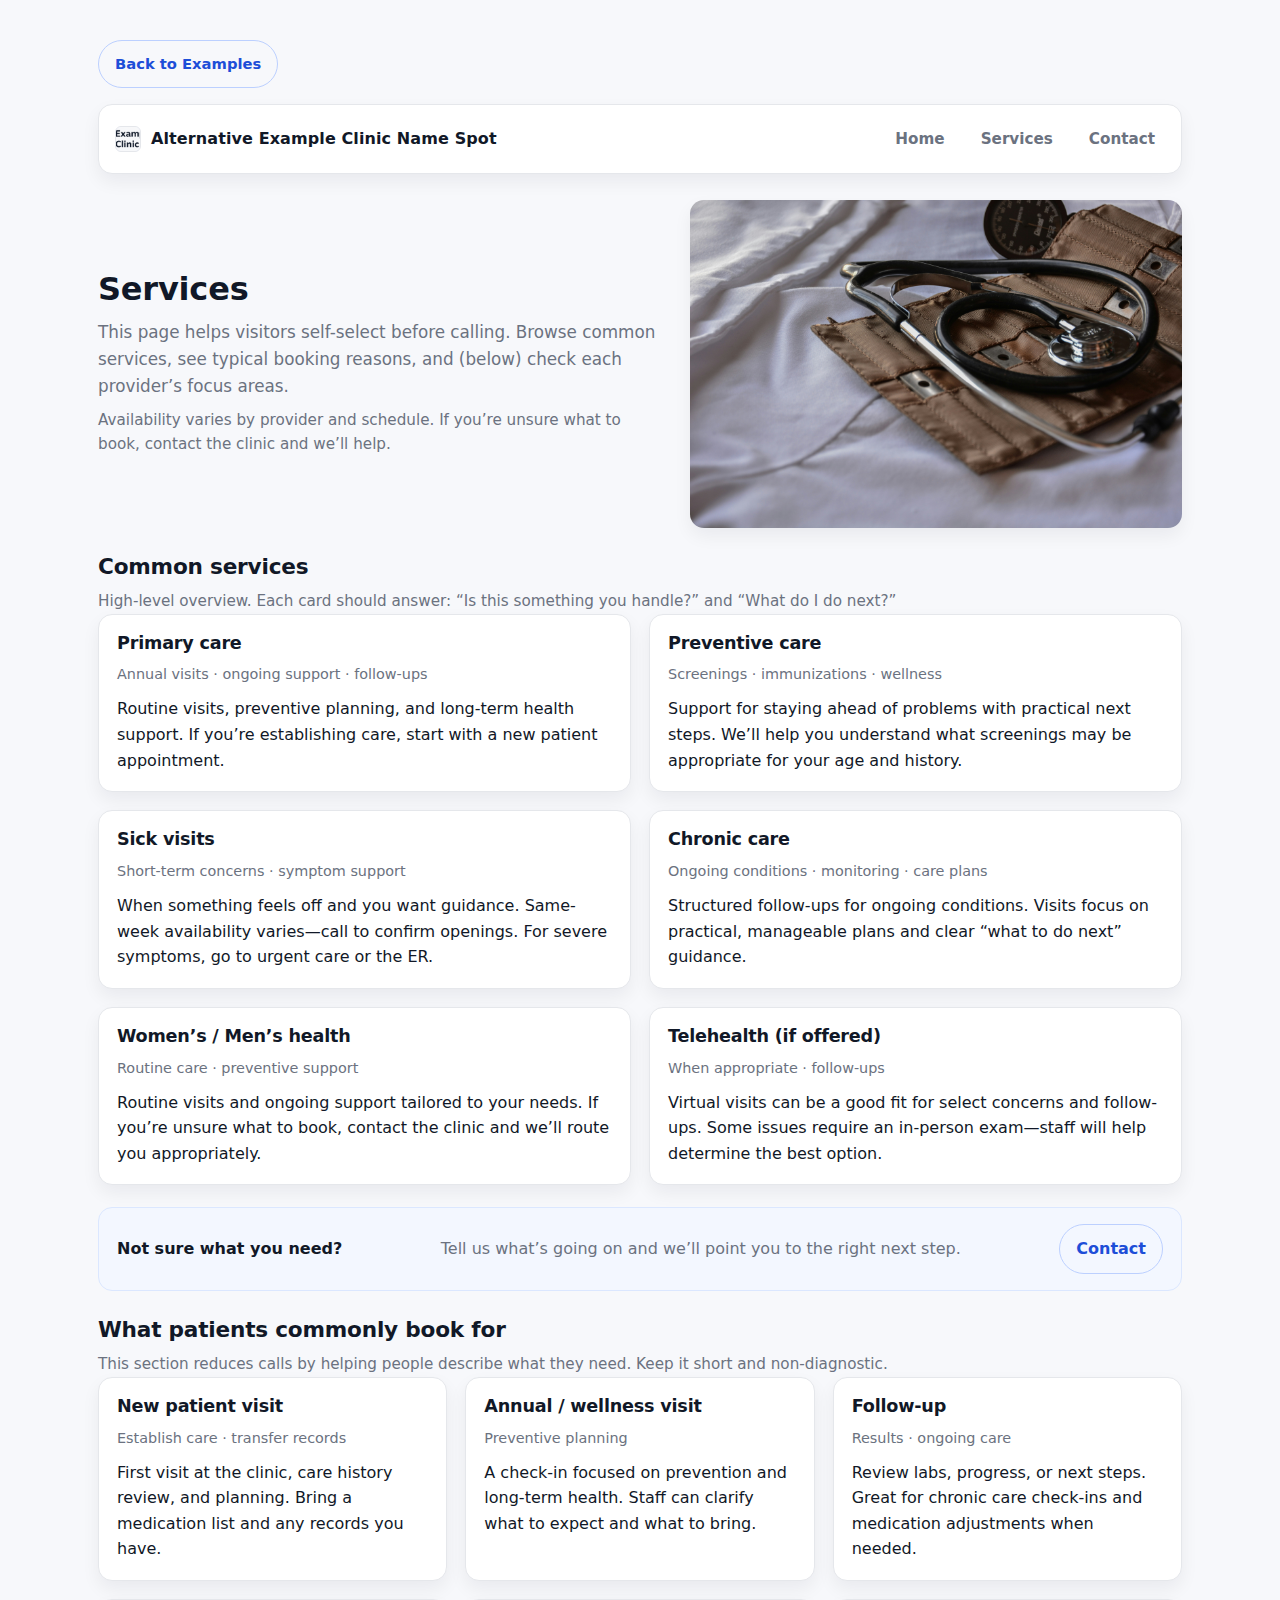
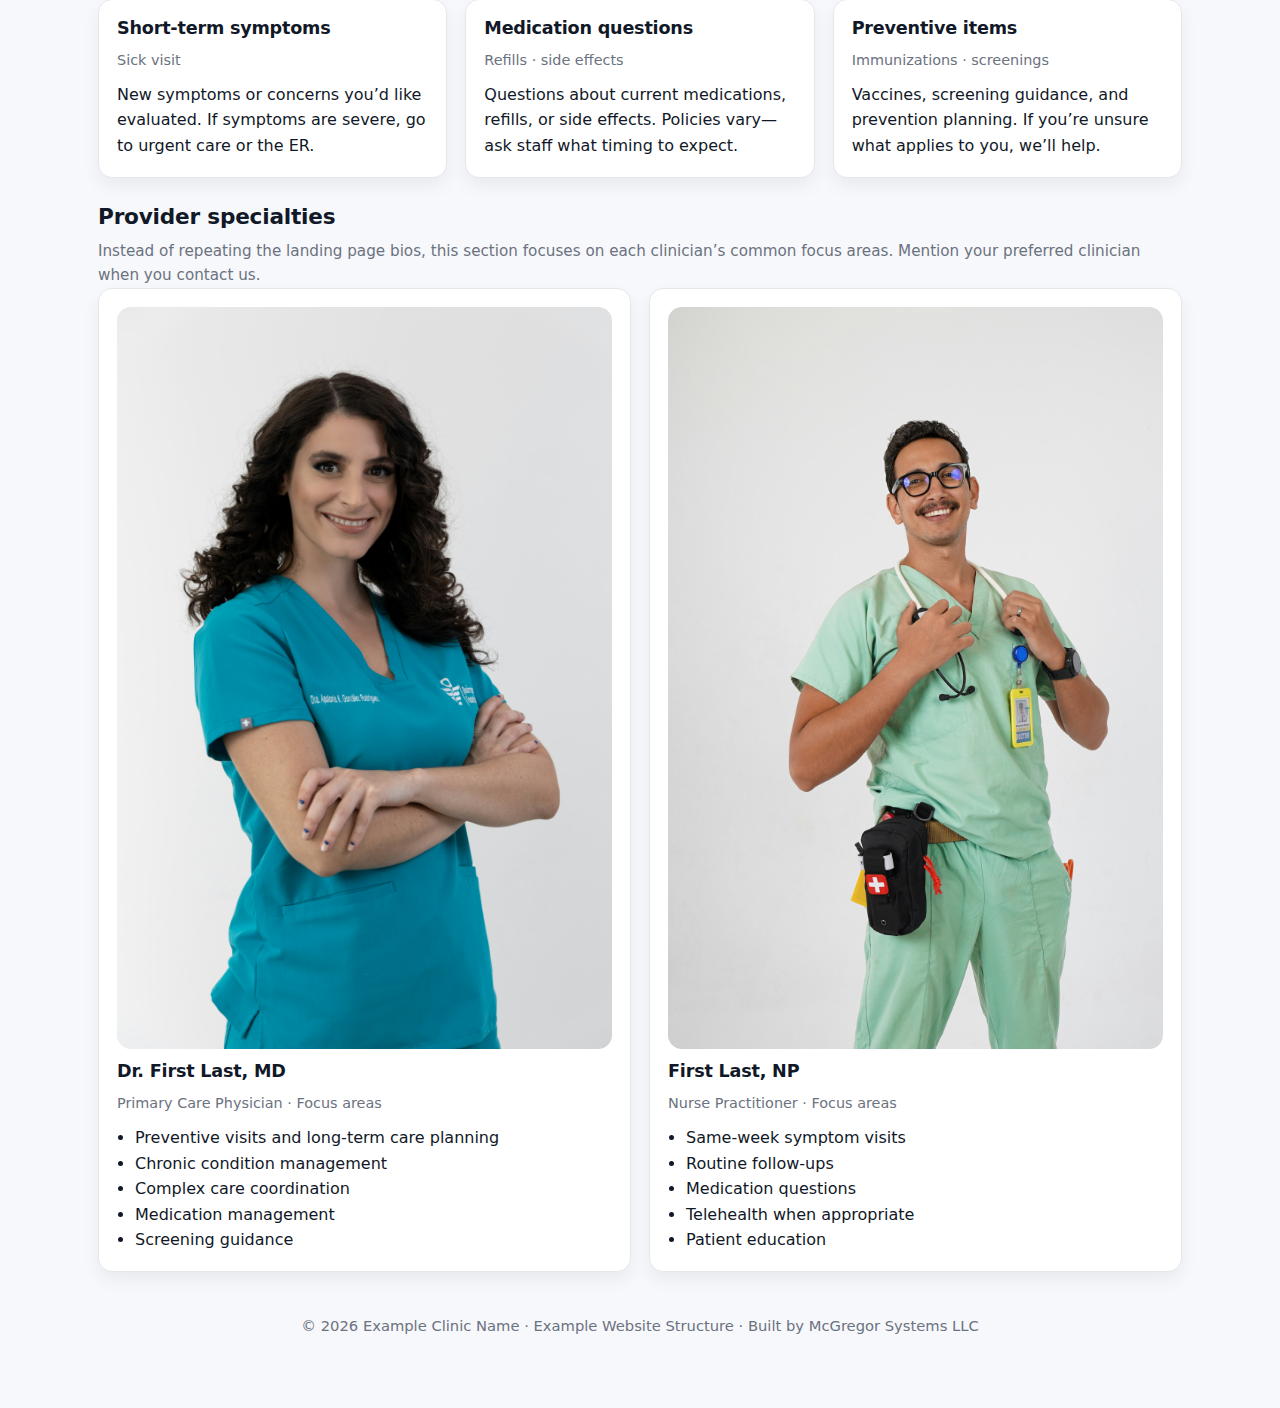
<file: examples/3-page-services.html>
<!DOCTYPE html>
<html lang="en">
<head>
  <meta charset="utf-8" />
  <meta name="author" content="Cole McGregor" />
  <meta name="viewport" content="width=device-width, initial-scale=1" />

  <title>Example: 3-Page Medical Website — Services</title>
  <meta
    name="description"
    content="Example 3-page medical website services page structure for clinics and private practices."
  />

  <!-- Example pages use the examples-only stylesheet -->
  <link rel="stylesheet" href="example-style.css" />
</head>

<body>
  <div class="wrap">

    <!-- Meta navigation (not part of the example site) -->
    <div class="example-nav" style="margin: 16px 0;">
      <a class="btn btn-ghost" href="../examples.html">Back to Examples</a>
    </div>

    <!-- Example site header -->
    <header class="site-header">
      <div class="header-top">
        <div class="brand">
          <a class="llc-badge" href="3-page-landing.html" aria-label="Example clinic home">
            <img
              src="assets/TemplateClinicLogo.png"
              alt="Example Clinic logo (placeholder)"
              class="llc-logo"
            />
            <span class="llc-name">Alternative Example Clinic Name Spot</span>
          </a>
        </div>

        <nav class="header-nav" aria-label="Example clinic navigation">
          <a class="nav-link" href="3-page-landing.html">Home</a>
          <a class="nav-link" href="3-page-services.html" aria-current="page">Services</a>
          <a class="nav-link" href="3-page-contact.html">Contact</a>
        </nav>
      </div>
    </header>

    <!-- Page intro WITH IMAGE ON RIGHT -->
    <section id="top">
      <div style="
        display: flex;
        flex-wrap: wrap;
        gap: 24px;
        align-items: center;
      ">

        <!-- Left text area -->
        <div style="flex: 1 1 52%; min-width: 260px;">
          <h1>Services</h1>

          <p class="summary">
            This page helps visitors self-select before calling. Browse common services, see typical booking reasons,
            and (below) check each provider’s focus areas.
          </p>

          <p class="meta">
            Availability varies by provider and schedule. If you’re unsure what to book, contact the clinic and we’ll help.
          </p>
        </div>

        <!-- Right image area (45%) -->
        <div style="flex: 1 1 45%; min-width: 240px;">
          <img
            src="assets/MedicalTools1.jpg"
            alt="Medical tools and clinical environment"
            style="
              width: 100%;
              border-radius: var(--radius);
              box-shadow: var(--shadow-soft);
              object-fit: cover;
            "
          />
        </div>

      </div>
    </section>

    <!-- Primary service categories -->
    <section id="common-services">
      <h2>Common services</h2>
      <p class="meta">
        High-level overview. Each card should answer: “Is this something you handle?” and “What do I do next?”
      </p>

      <div class="grid grid-2">
        <article class="card">
          <h3>Primary care</h3>
          <p class="meta">Annual visits · ongoing support · follow-ups</p>
          <p>
            Routine visits, preventive planning, and long-term health support. If you’re establishing care,
            start with a new patient appointment.
          </p>
        </article>

        <article class="card">
          <h3>Preventive care</h3>
          <p class="meta">Screenings · immunizations · wellness</p>
          <p>
            Support for staying ahead of problems with practical next steps. We’ll help you understand
            what screenings may be appropriate for your age and history.
          </p>
        </article>

        <article class="card">
          <h3>Sick visits</h3>
          <p class="meta">Short-term concerns · symptom support</p>
          <p>
            When something feels off and you want guidance. Same-week availability varies—call to confirm openings.
            For severe symptoms, go to urgent care or the ER.
          </p>
        </article>

        <article class="card">
          <h3>Chronic care</h3>
          <p class="meta">Ongoing conditions · monitoring · care plans</p>
          <p>
            Structured follow-ups for ongoing conditions. Visits focus on practical, manageable plans and
            clear “what to do next” guidance.
          </p>
        </article>

        <article class="card">
          <h3>Women’s / Men’s health</h3>
          <p class="meta">Routine care · preventive support</p>
          <p>
            Routine visits and ongoing support tailored to your needs. If you’re unsure what to book, contact
            the clinic and we’ll route you appropriately.
          </p>
        </article>

        <article class="card">
          <h3>Telehealth (if offered)</h3>
          <p class="meta">When appropriate · follow-ups</p>
          <p>
            Virtual visits can be a good fit for select concerns and follow-ups. Some issues require an in-person
            exam—staff will help determine the best option.
          </p>
        </article>
      </div>

      <div class="callout">
        <strong>Not sure what you need?</strong>
        <span>Tell us what’s going on and we’ll point you to the right next step.</span>
        <a class="btn btn-ghost" href="3-page-contact.html">Contact</a>
      </div>
    </section>

    <!-- “What patients commonly book for” -->
    <section>
      <h2>What patients commonly book for</h2>
      <p class="meta">
        This section reduces calls by helping people describe what they need. Keep it short and non-diagnostic.
      </p>

      <div class="grid grid-3">
        <article class="card">
          <h3>New patient visit</h3>
          <p class="meta">Establish care · transfer records</p>
          <p>
            First visit at the clinic, care history review, and planning. Bring a medication list and any records you have.
          </p>
        </article>

        <article class="card">
          <h3>Annual / wellness visit</h3>
          <p class="meta">Preventive planning</p>
          <p>
            A check-in focused on prevention and long-term health. Staff can clarify what to expect and what to bring.
          </p>
        </article>

        <article class="card">
          <h3>Follow-up</h3>
          <p class="meta">Results · ongoing care</p>
          <p>
            Review labs, progress, or next steps. Great for chronic care check-ins and medication adjustments when needed.
          </p>
        </article>

        <article class="card">
          <h3>Short-term symptoms</h3>
          <p class="meta">Sick visit</p>
          <p>
            New symptoms or concerns you’d like evaluated. If symptoms are severe, go to urgent care or the ER.
          </p>
        </article>

        <article class="card">
          <h3>Medication questions</h3>
          <p class="meta">Refills · side effects</p>
          <p>
            Questions about current medications, refills, or side effects. Policies vary—ask staff what timing to expect.
          </p>
        </article>

        <article class="card">
          <h3>Preventive items</h3>
          <p class="meta">Immunizations · screenings</p>
          <p>
            Vaccines, screening guidance, and prevention planning. If you’re unsure what applies to you, we’ll help.
          </p>
        </article>
      </div>
    </section>

    <!-- Provider specialties (kept thumbnail images) -->
    <section id="providers">
      <h2>Provider specialties</h2>
      <p class="meta">
        Instead of repeating the landing page bios, this section focuses on each clinician’s common focus areas.
        Mention your preferred clinician when you contact us.
      </p>

      <div class="grid grid-2">
        <article class="card">
          <img
            src="assets/DoctorHeroPortraitFemale1.jpg"
            alt="Provider headshot (placeholder)"
            style="width: 100%; border-radius: var(--radius); margin-bottom: 12px;"
          />
          <h3>Dr. First Last, MD</h3>
          <p class="meta">Primary Care Physician · Focus areas</p>

          <ul style="margin: 10px 0 0; padding-left: 18px;">
            <li>Preventive visits and long-term care planning</li>
            <li>Chronic condition management</li>
            <li>Complex care coordination</li>
            <li>Medication management</li>
            <li>Screening guidance</li>
          </ul>
        </article>

        <article class="card">
          <img
            src="assets/DoctorHeroPortraitMale1.jpg"
            alt="Provider headshot (placeholder)"
            style="width: 100%; border-radius: var(--radius); margin-bottom: 12px;"
          />
          <h3>First Last, NP</h3>
          <p class="meta">Nurse Practitioner · Focus areas</p>

          <ul style="margin: 10px 0 0; padding-left: 18px;">
            <li>Same-week symptom visits</li>
            <li>Routine follow-ups</li>
            <li>Medication questions</li>
            <li>Telehealth when appropriate</li>
            <li>Patient education</li>
          </ul>
        </article>
      </div>
    </section>

    <!-- Footer -->
    <footer>
      <p>© <span id="year"></span> Example Clinic Name · Example Website Structure · Built by McGregor Systems LLC</p>
    </footer>

  </div>

  <script>
    document.getElementById("year").textContent = new Date().getFullYear();
  </script>
</body>
</html>
</file>
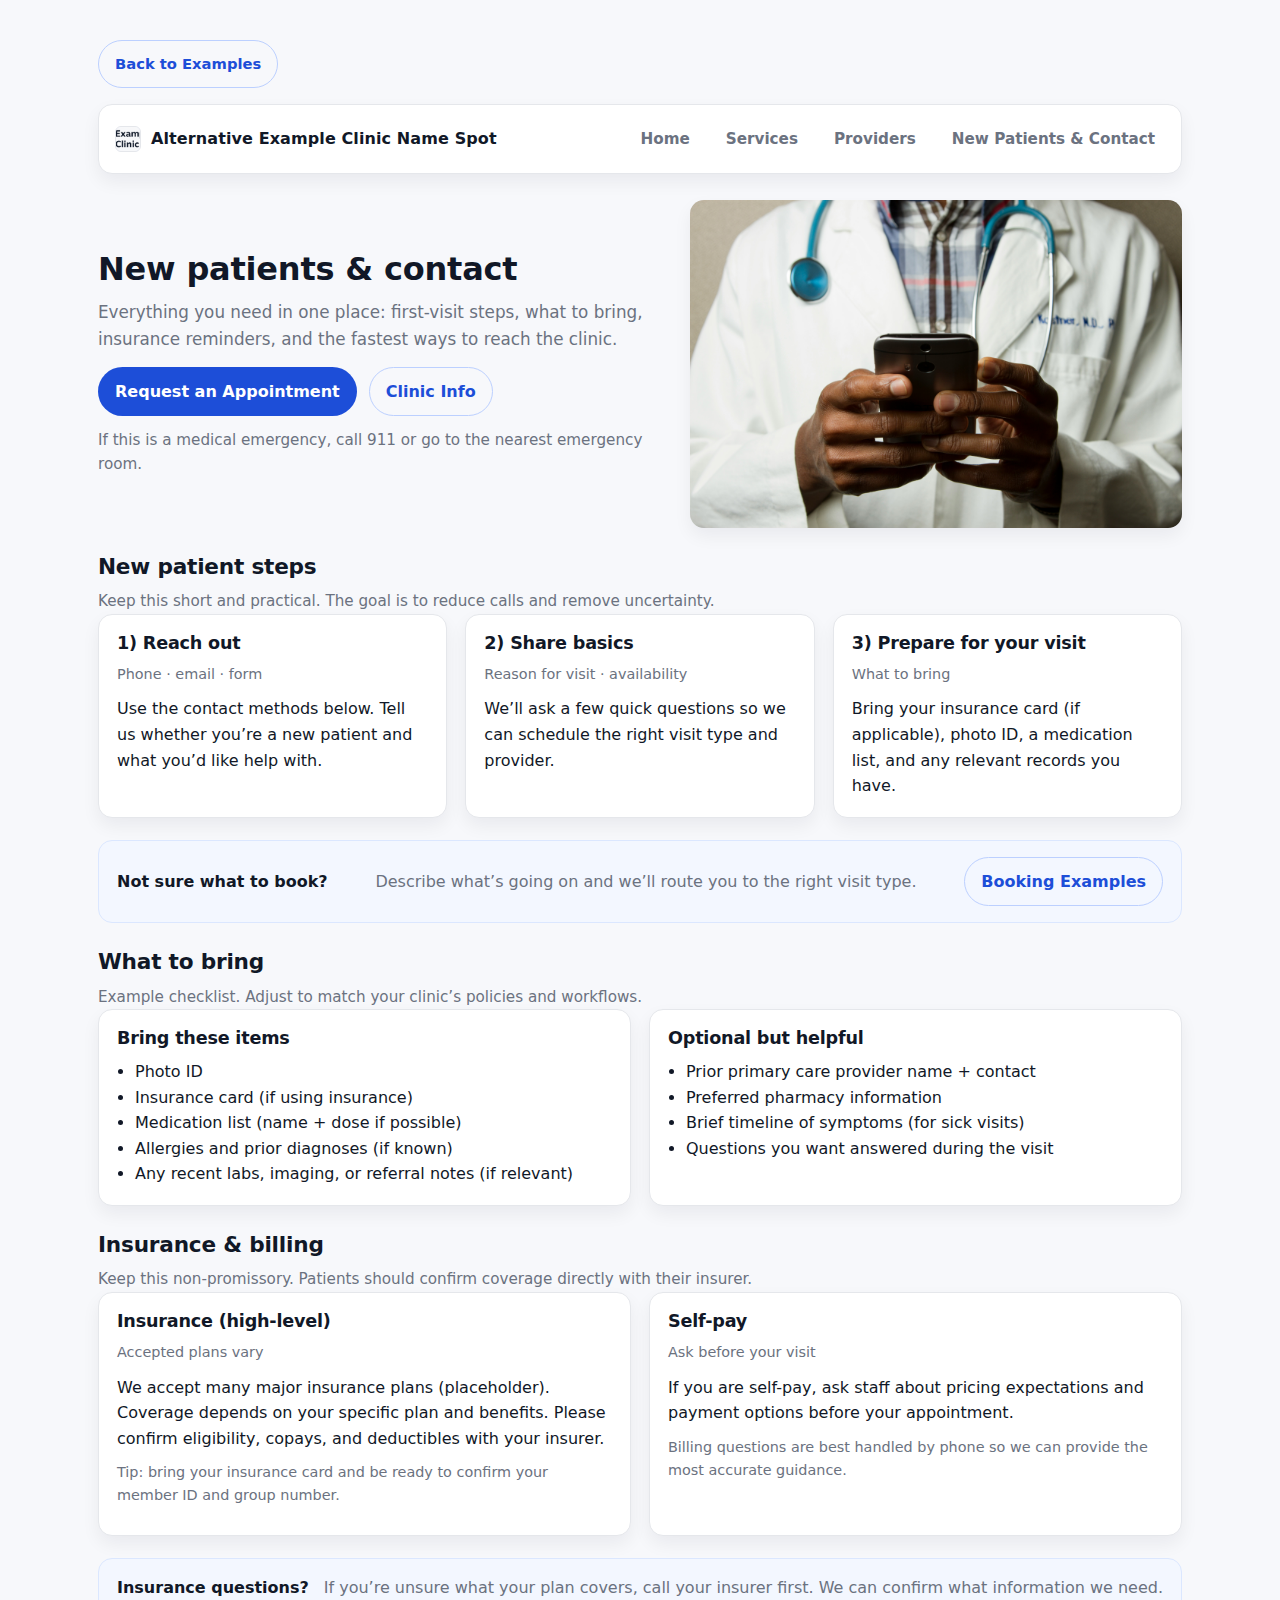
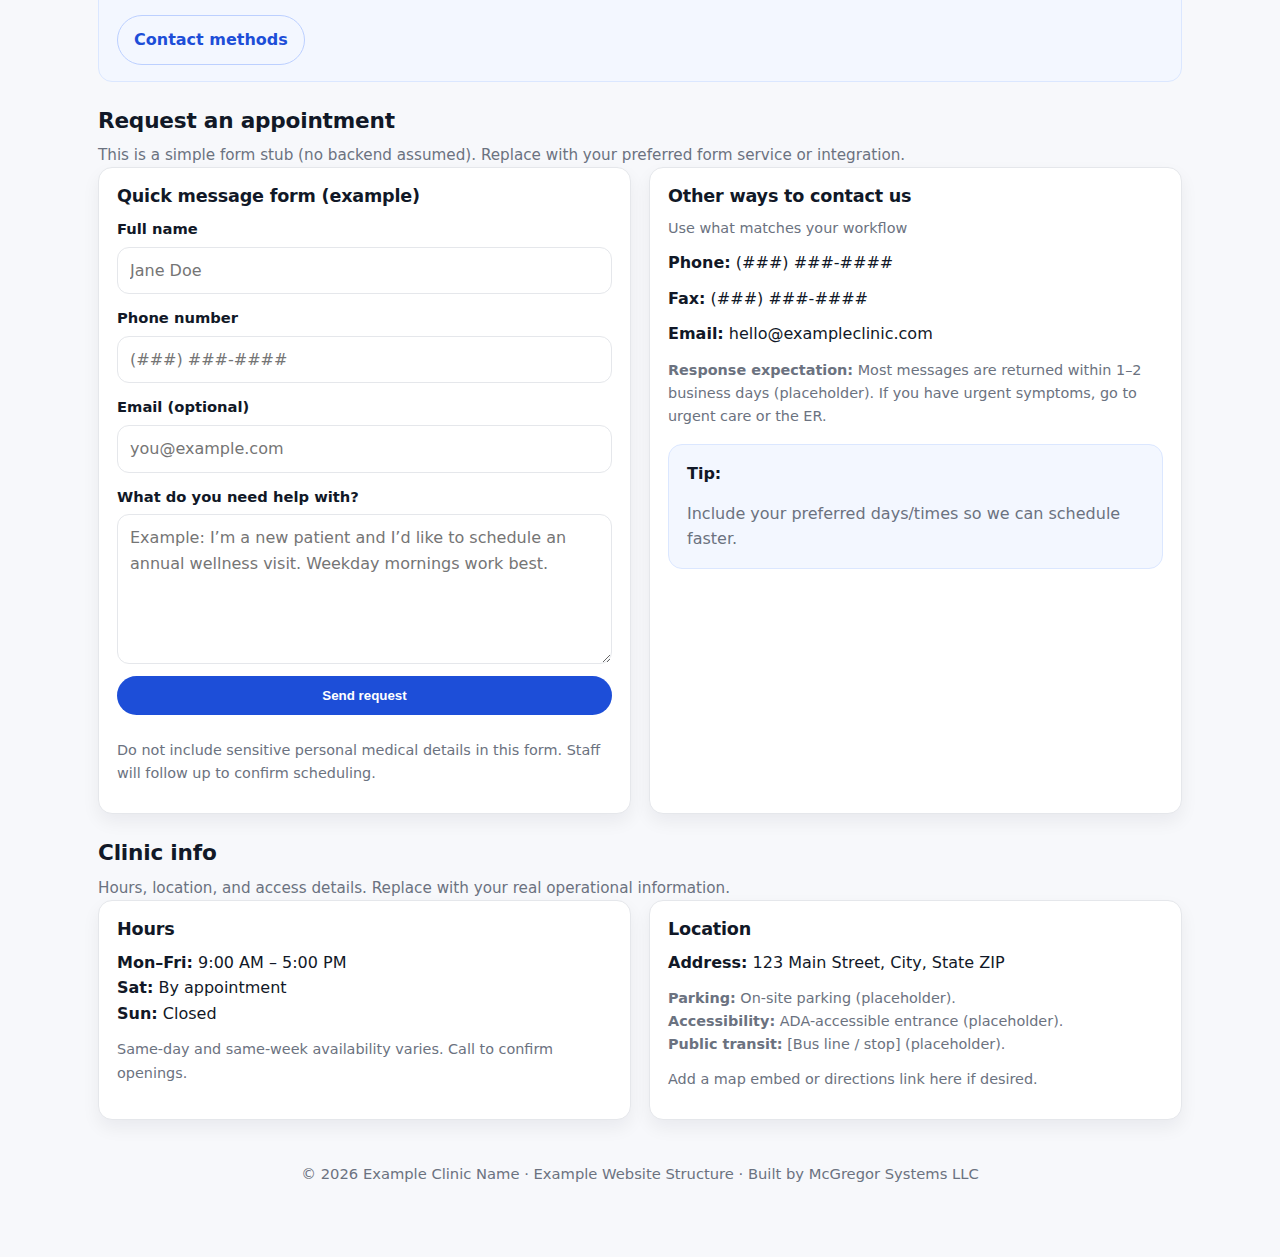
<file: examples/4-page-contact.html>
<!DOCTYPE html>
<html lang="en">
<head>
  <meta charset="utf-8" />
  <meta name="author" content="Cole McGregor" />
  <meta name="viewport" content="width=device-width, initial-scale=1" />

  <title>Example: 4-Page Medical Website — New Patients & Contact</title>
  <meta
    name="description"
    content="Example new patient + contact page structure for clinics and private practices (4-page version)."
  />

  <!-- Example pages use the examples-only stylesheet -->
  <link rel="stylesheet" href="example-style.css" />
</head>

<body>
  <div class="wrap">

    <!-- Meta navigation (not part of the example site) -->
    <div class="example-nav" style="margin: 16px 0;">
      <a class="btn btn-ghost" href="../examples.html">Back to Examples</a>
    </div>

    <!-- Example site header -->
    <header class="site-header">
      <div class="header-top">
        <div class="brand">
          <a class="llc-badge" href="4-page-landing.html" aria-label="Example clinic home">
            <img
              src="assets/TemplateClinicLogo.png"
              alt="Example Clinic logo (placeholder)"
              class="llc-logo"
            />
            <span class="llc-name">Alternative Example Clinic Name Spot</span>
          </a>
        </div>

        <nav class="header-nav" aria-label="Example clinic navigation">
          <a class="nav-link" href="4-page-landing.html">Home</a>
          <a class="nav-link" href="4-page-services.html">Services</a>
          <a class="nav-link" href="4-page-providers.html">Providers</a>
          <a class="nav-link" href="4-page-contact.html">New Patients & Contact</a>
        </nav>
      </div>
    </header>

    <!-- Page intro WITH IMAGE ON RIGHT (consistent with 3-page services intro style) -->
    <section id="top">
      <div style="
        display: flex;
        flex-wrap: wrap;
        gap: 24px;
        align-items: center;
      ">

        <!-- Left text area -->
        <div style="flex: 1 1 52%; min-width: 260px;">
          <h1>New patients &amp; contact</h1>

          <p class="summary">
            Everything you need in one place: first-visit steps, what to bring, insurance reminders,
            and the fastest ways to reach the clinic.
          </p>

          <div class="hero-actions" style="margin-top: 14px;">
            <a class="btn" href="#request-an-appointment">Request an Appointment</a>
            <a class="btn btn-ghost" href="#clinic-info">Clinic Info</a>
          </div>

          <p class="meta" style="margin-top: 12px;">
            If this is a medical emergency, call 911 or go to the nearest emergency room.
          </p>
        </div>

        <!-- Right image area -->
        <div style="flex: 1 1 45%; min-width: 240px;">
          <img
            src="assets/DoctorWithPhone.jpg"
            alt="Doctor with phone (placeholder)"
            style="
              width: 100%;
              border-radius: var(--radius);
              box-shadow: var(--shadow-soft);
              object-fit: cover;
            "
          />
        </div>

      </div>
    </section>

    <!-- New patient steps -->
    <section id="new-patients">
      <h2>New patient steps</h2>
      <p class="meta">
        Keep this short and practical. The goal is to reduce calls and remove uncertainty.
      </p>

      <div class="grid grid-3">
        <article class="card">
          <h3>1) Reach out</h3>
          <p class="meta">Phone · email · form</p>
          <p>
            Use the contact methods below. Tell us whether you’re a new patient and what you’d like help with.
          </p>
        </article>

        <article class="card">
          <h3>2) Share basics</h3>
          <p class="meta">Reason for visit · availability</p>
          <p>
            We’ll ask a few quick questions so we can schedule the right visit type and provider.
          </p>
        </article>

        <article class="card">
          <h3>3) Prepare for your visit</h3>
          <p class="meta">What to bring</p>
          <p>
            Bring your insurance card (if applicable), photo ID, a medication list, and any relevant records you have.
          </p>
        </article>
      </div>

      <div class="callout">
        <strong>Not sure what to book?</strong>
        <span>Describe what’s going on and we’ll route you to the right visit type.</span>
        <a class="btn btn-ghost" href="4-page-services.html#booking-reasons">Booking Examples</a>
      </div>
    </section>

    <!-- What to bring / intake -->
    <section id="intake">
      <h2>What to bring</h2>
      <p class="meta">
        Example checklist. Adjust to match your clinic’s policies and workflows.
      </p>

      <div class="grid grid-2">
        <article class="card">
          <h3>Bring these items</h3>
          <ul style="margin: 10px 0 0; padding-left: 18px;">
            <li>Photo ID</li>
            <li>Insurance card (if using insurance)</li>
            <li>Medication list (name + dose if possible)</li>
            <li>Allergies and prior diagnoses (if known)</li>
            <li>Any recent labs, imaging, or referral notes (if relevant)</li>
          </ul>
        </article>

        <article class="card">
          <h3>Optional but helpful</h3>
          <ul style="margin: 10px 0 0; padding-left: 18px;">
            <li>Prior primary care provider name + contact</li>
            <li>Preferred pharmacy information</li>
            <li>Brief timeline of symptoms (for sick visits)</li>
            <li>Questions you want answered during the visit</li>
          </ul>
        </article>
      </div>
    </section>

    <!-- Insurance & billing -->
    <section id="insurance-billing">
      <h2>Insurance &amp; billing</h2>
      <p class="meta">
        Keep this non-promissory. Patients should confirm coverage directly with their insurer.
      </p>

      <div class="grid grid-2">
        <article class="card">
          <h3>Insurance (high-level)</h3>
          <p class="meta">Accepted plans vary</p>
          <p>
            We accept many major insurance plans (placeholder). Coverage depends on your specific plan and benefits.
            Please confirm eligibility, copays, and deductibles with your insurer.
          </p>
          <p class="meta" style="margin-top: 10px;">
            Tip: bring your insurance card and be ready to confirm your member ID and group number.
          </p>
        </article>

        <article class="card">
          <h3>Self-pay</h3>
          <p class="meta">Ask before your visit</p>
          <p>
            If you are self-pay, ask staff about pricing expectations and payment options before your appointment.
          </p>
          <p class="meta" style="margin-top: 10px;">
            Billing questions are best handled by phone so we can provide the most accurate guidance.
          </p>
        </article>
      </div>

      <div class="callout">
        <strong>Insurance questions?</strong>
        <span>If you’re unsure what your plan covers, call your insurer first. We can confirm what information we need.</span>
        <a class="btn btn-ghost" href="#contact-methods">Contact methods</a>
      </div>
    </section>

    <!-- Request appointment / contact form -->
    <section id="request-an-appointment">
      <h2>Request an appointment</h2>
      <p class="meta">
        This is a simple form stub (no backend assumed). Replace with your preferred form service or integration.
      </p>

      <div class="grid grid-2">
        <article class="card">
          <h3>Quick message form (example)</h3>

          <!-- Keep consistent with your existing form style patterns (simple inputs) -->
          <form class="contact-form" action="#" method="post">
            <label class="field">
              <span class="field-label">Full name</span>
              <input type="text" name="name" placeholder="Jane Doe" />
            </label>

            <label class="field">
              <span class="field-label">Phone number</span>
              <input type="tel" name="phone" placeholder="(###) ###-####" />
            </label>

            <label class="field">
              <span class="field-label">Email (optional)</span>
              <input type="email" name="email" placeholder="you@example.com" />
            </label>

            <label class="field">
              <span class="field-label">What do you need help with?</span>
              <textarea name="message" rows="5" placeholder="Example: I’m a new patient and I’d like to schedule an annual wellness visit. Weekday mornings work best."></textarea>
            </label>

            <button class="btn" type="submit">Send request</button>

            <p class="meta" style="margin-top: 12px;">
              Do not include sensitive personal medical details in this form. Staff will follow up to confirm scheduling.
            </p>
          </form>
        </article>

        <article class="card" id="contact-methods">
          <h3>Other ways to contact us</h3>
          <p class="meta">Use what matches your workflow</p>

          <p><strong>Phone:</strong> (###) ###-####</p>
          <p><strong>Fax:</strong> (###) ###-####</p>
          <p><strong>Email:</strong> hello@exampleclinic.com</p>

          <p class="meta" style="margin-top: 12px;">
            <strong>Response expectation:</strong> Most messages are returned within 1–2 business days (placeholder).
            If you have urgent symptoms, go to urgent care or the ER.
          </p>

          <div class="callout" style="margin-top: 16px;">
            <strong>Tip:</strong>
            <span>Include your preferred days/times so we can schedule faster.</span>
          </div>
        </article>
      </div>
    </section>

    <!-- Clinic info -->
    <section id="clinic-info">
      <h2>Clinic info</h2>
      <p class="meta">
        Hours, location, and access details. Replace with your real operational information.
      </p>

      <div class="grid grid-2">
        <article class="card">
          <h3>Hours</h3>
          <p style="margin-top: 10px;">
            <strong>Mon–Fri:</strong> 9:00 AM – 5:00 PM<br />
            <strong>Sat:</strong> By appointment<br />
            <strong>Sun:</strong> Closed
          </p>

          <p class="meta" style="margin-top: 12px;">
            Same-day and same-week availability varies. Call to confirm openings.
          </p>
        </article>

        <article class="card">
          <h3>Location</h3>
          <p><strong>Address:</strong> 123 Main Street, City, State ZIP</p>

          <p class="meta" style="margin-top: 12px;">
            <strong>Parking:</strong> On-site parking (placeholder).<br />
            <strong>Accessibility:</strong> ADA-accessible entrance (placeholder).<br />
            <strong>Public transit:</strong> [Bus line / stop] (placeholder).
          </p>

          <p class="meta" style="margin-top: 12px;">
            Add a map embed or directions link here if desired.
          </p>
        </article>
      </div>
    </section>

    <!-- Footer -->
    <footer>
      <p>© <span id="year"></span> Example Clinic Name · Example Website Structure · Built by McGregor Systems LLC</p>
    </footer>

  </div>

  <script>
    document.getElementById("year").textContent = new Date().getFullYear();
  </script>
</body>
</html>
</file>
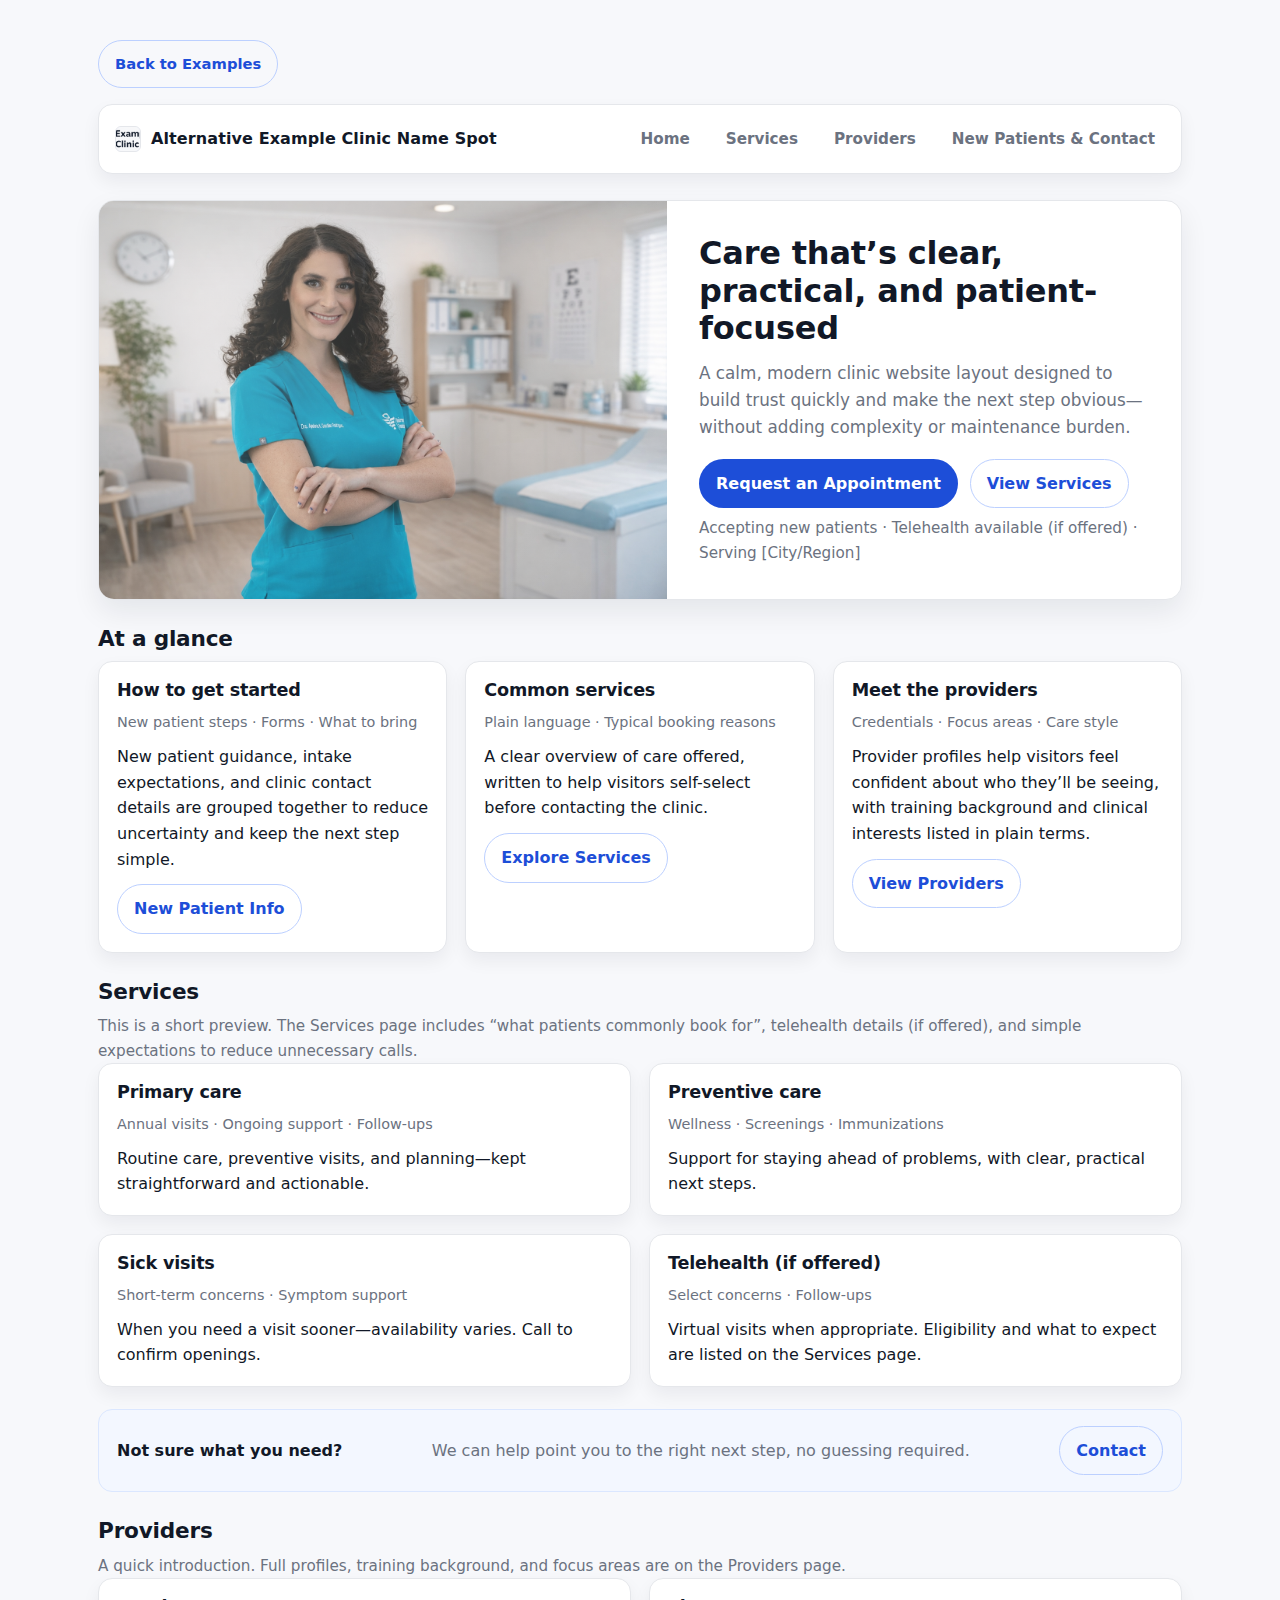
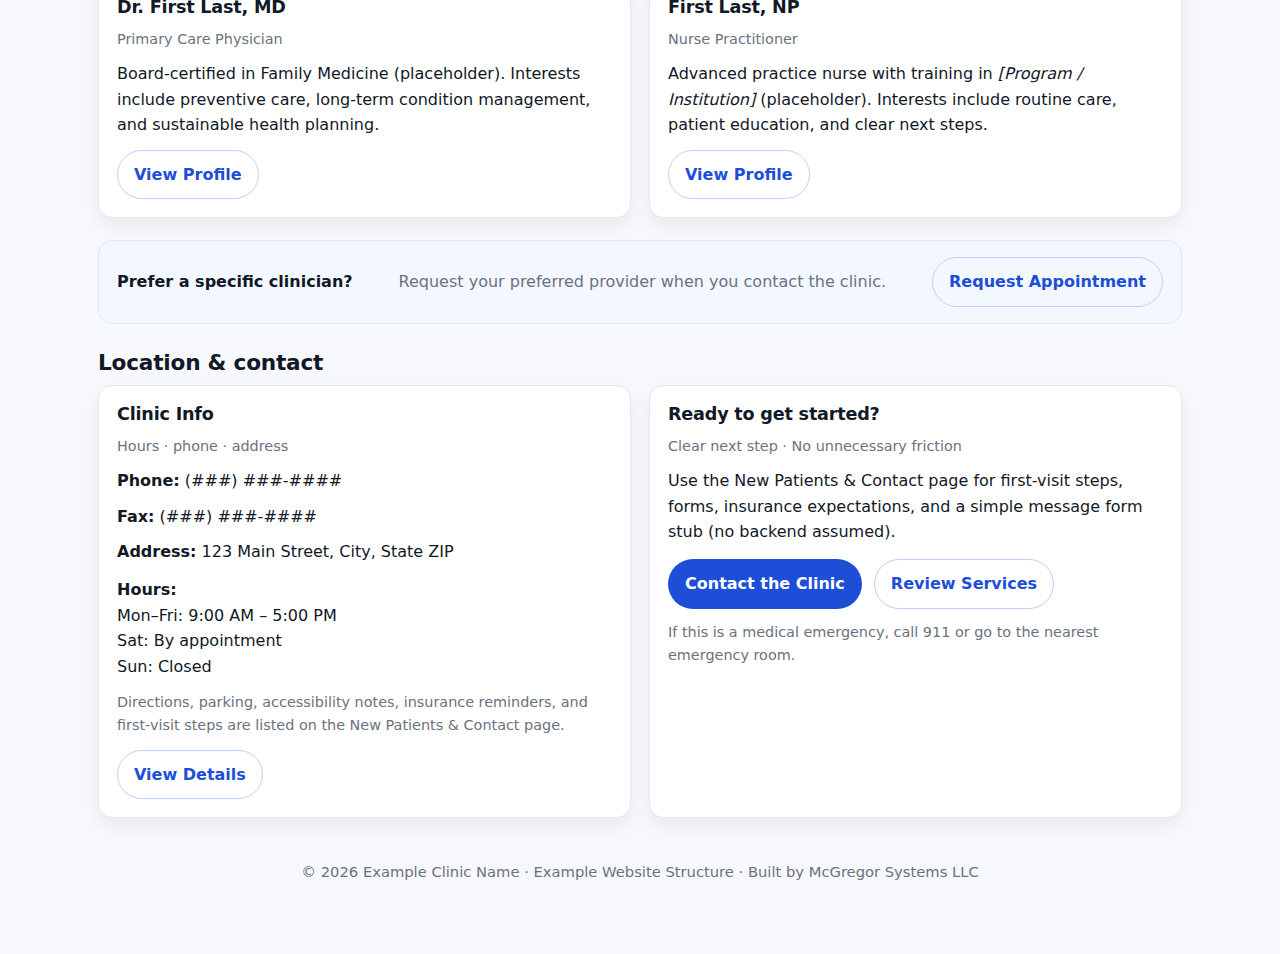
<file: examples/4-page-landing.html>
<!DOCTYPE html>
<html lang="en">
<head>
  <meta charset="utf-8" />
  <meta name="author" content="Cole McGregor" />
  <meta name="viewport" content="width=device-width, initial-scale=1" />

  <title>Example: 4-Page Medical Website — Home</title>
  <meta
    name="description"
    content="Example 4-page medical website home page structure for clinics and private practices."
  />

  <!-- Example pages use the examples-only stylesheet -->
  <link rel="stylesheet" href="example-style.css" />
</head>

<body>
  <div class="wrap">

    <!-- Meta navigation (not part of the example site) -->
    <div class="example-nav" style="margin: 16px 0;">
      <a class="btn btn-ghost" href="../examples.html">Back to Examples</a>
    </div>

    <!-- Example site header -->
    <header class="site-header">
      <div class="header-top">
          <a class="llc-badge" href="4-page-landing.html" aria-label="Example clinic home">
            <img
              src="assets/TemplateClinicLogo.png"
              alt="Example Clinic logo (placeholder)"
              class="llc-logo"
            />
            <span class="llc-name">Alternative Example Clinic Name Spot</span>
          </a>
        <nav class="header-nav" aria-label="Example clinic navigation">
          <a class="nav-link" href="4-page-landing.html">Home</a>
          <a class="nav-link" href="4-page-services.html">Services</a>
          <a class="nav-link" href="4-page-providers.html">Providers</a>
          <a class="nav-link" href="4-page-contact.html">New Patients & Contact</a>
        </nav>
      </div>
    </header>

    <!-- Hero -->
    <section class="hero" id="top">
      <div class="hero-media">
        <img
          src="assets/DoctorHeroPortraitFemale1AIAugmented.png"
          alt="Clinic hero image (placeholder)"
          class="hero-photo"
        />
      </div>

      <div class="hero-text">
        <h1>Care that’s clear, practical, and patient-focused</h1>
        <p class="summary">
          A calm, modern clinic website layout designed to build trust quickly and make the
          next step obvious—without adding complexity or maintenance burden.
        </p>

        <div class="hero-actions">
          <a class="btn" href="4-page-contact.html#request-an-appointment">Request an Appointment</a>
          <a class="btn btn-ghost" href="4-page-services.html">View Services</a>
        </div>

        <p class="meta">
          Accepting new patients · Telehealth available (if offered) · Serving [City/Region]
        </p>
      </div>
    </section>

    <!-- At a glance -->
    <section>
      <h2>At a glance</h2>
      <div class="grid grid-3">
        <article class="card">
          <h3>How to get started</h3>
          <p class="meta">New patient steps · Forms · What to bring</p>
          <p>
            New patient guidance, intake expectations, and clinic contact details are grouped
            together to reduce uncertainty and keep the next step simple.
          </p>
          <p style="margin-top: 12px;">
            <a class="btn btn-ghost" href="4-page-contact.html#new-patients">New Patient Info</a>
          </p>
        </article>

        <article class="card">
          <h3>Common services</h3>
          <p class="meta">Plain language · Typical booking reasons</p>
          <p>
            A clear overview of care offered, written to help visitors self-select before
            contacting the clinic.
          </p>
          <p style="margin-top: 12px;">
            <a class="btn btn-ghost" href="4-page-services.html#common-services">Explore Services</a>
          </p>
        </article>

        <article class="card">
          <h3>Meet the providers</h3>
          <p class="meta">Credentials · Focus areas · Care style</p>
          <p>
            Provider profiles help visitors feel confident about who they’ll be seeing, with
            training background and clinical interests listed in plain terms.
          </p>
          <p style="margin-top: 12px;">
            <a class="btn btn-ghost" href="4-page-providers.html#top">View Providers</a>
          </p>
        </article>
      </div>
    </section>

    <!-- Services preview -->
    <section>
      <h2>Services</h2>
      <p class="meta">
        This is a short preview. The Services page includes “what patients commonly book for”,
        telehealth details (if offered), and simple expectations to reduce unnecessary calls.
      </p>

      <div class="grid grid-2">
        <article class="card">
          <h3>Primary care</h3>
          <p class="meta">Annual visits · Ongoing support · Follow-ups</p>
          <p>
            Routine care, preventive visits, and planning—kept straightforward and actionable.
          </p>
        </article>

        <article class="card">
          <h3>Preventive care</h3>
          <p class="meta">Wellness · Screenings · Immunizations</p>
          <p>
            Support for staying ahead of problems, with clear, practical next steps.
          </p>
        </article>

        <article class="card">
          <h3>Sick visits</h3>
          <p class="meta">Short-term concerns · Symptom support</p>
          <p>
            When you need a visit sooner—availability varies. Call to confirm openings.
          </p>
        </article>

        <article class="card">
          <h3>Telehealth (if offered)</h3>
          <p class="meta">Select concerns · Follow-ups</p>
          <p>
            Virtual visits when appropriate. Eligibility and what to expect are listed on the Services page.
          </p>
        </article>
      </div>

      <div class="callout">
        <strong>Not sure what you need?</strong>
        <span>We can help point you to the right next step, no guessing required.</span>
        <a class="btn btn-ghost" href="4-page-contact.html#top">Contact</a>
      </div>
    </section>

    <!-- Providers preview (kept short on Home; full details live on Providers page) -->
    <section>
      <h2>Providers</h2>
      <p class="meta">
        A quick introduction. Full profiles, training background, and focus areas are on the Providers page.
      </p>

      <div class="grid grid-2">
        <article class="card">
          <h3>Dr. First Last, MD</h3>
          <p class="meta">Primary Care Physician</p>
          <p>
            Board-certified in Family Medicine (placeholder). Interests include preventive care, long-term
            condition management, and sustainable health planning.
          </p>
          <p style="margin-top: 12px;">
            <a class="btn btn-ghost" href="4-page-providers.html#provider-1">View Profile</a>
          </p>
        </article>

        <article class="card">
          <h3>First Last, NP</h3>
          <p class="meta">Nurse Practitioner</p>
          <p>
            Advanced practice nurse with training in <em>[Program / Institution]</em> (placeholder).
            Interests include routine care, patient education, and clear next steps.
          </p>
          <p style="margin-top: 12px;">
            <a class="btn btn-ghost" href="4-page-providers.html#provider-2">View Profile</a>
          </p>
        </article>
      </div>

      <div class="callout">
        <strong>Prefer a specific clinician?</strong>
        <span>Request your preferred provider when you contact the clinic.</span>
        <a class="btn btn-ghost" href="4-page-contact.html#request-an-appointment">Request Appointment</a>
      </div>
    </section>

    <!-- Location preview + CTA (details live on New Patients & Contact) -->
    <section>
      <h2>Location & contact</h2>
      <div class="grid grid-2">
        <article class="card">
          <h3>Clinic Info</h3>
          <p class="meta">Hours · phone · address</p>

          <p><strong>Phone:</strong> (###) ###-####</p>
          <p><strong>Fax:</strong> (###) ###-####</p>
          <p><strong>Address:</strong> 123 Main Street, City, State ZIP</p>

          <p style="margin-top: 12px;">
            <strong>Hours:</strong><br />
            Mon–Fri: 9:00 AM – 5:00 PM<br />
            Sat: By appointment<br />
            Sun: Closed
          </p>

          <p class="meta" style="margin-top: 12px;">
            Directions, parking, accessibility notes, insurance reminders, and first-visit steps
            are listed on the New Patients & Contact page.
          </p>

          <p style="margin-top: 12px;">
            <a class="btn btn-ghost" href="4-page-contact.html#clinic-info">View Details</a>
          </p>
        </article>

        <article class="card">
          <h3>Ready to get started?</h3>
          <p class="meta">Clear next step · No unnecessary friction</p>
          <p>
            Use the New Patients & Contact page for first-visit steps, forms, insurance expectations,
            and a simple message form stub (no backend assumed).
          </p>

          <div class="hero-actions" style="margin-top: 14px;">
            <a class="btn" href="4-page-contact.html#request-an-appointment">Contact the Clinic</a>
            <a class="btn btn-ghost" href="4-page-services.html#common-services">Review Services</a>
          </div>

          <p class="meta" style="margin-top: 12px;">
            If this is a medical emergency, call 911 or go to the nearest emergency room.
          </p>
        </article>
      </div>
    </section>

    <!-- Footer -->
    <footer>
      <p>© <span id="year"></span> Example Clinic Name · Example Website Structure · Built by McGregor Systems LLC</p>
    </footer>

  </div>

  <script>
    document.getElementById("year").textContent = new Date().getFullYear();
  </script>
</body>
</html>
</file>
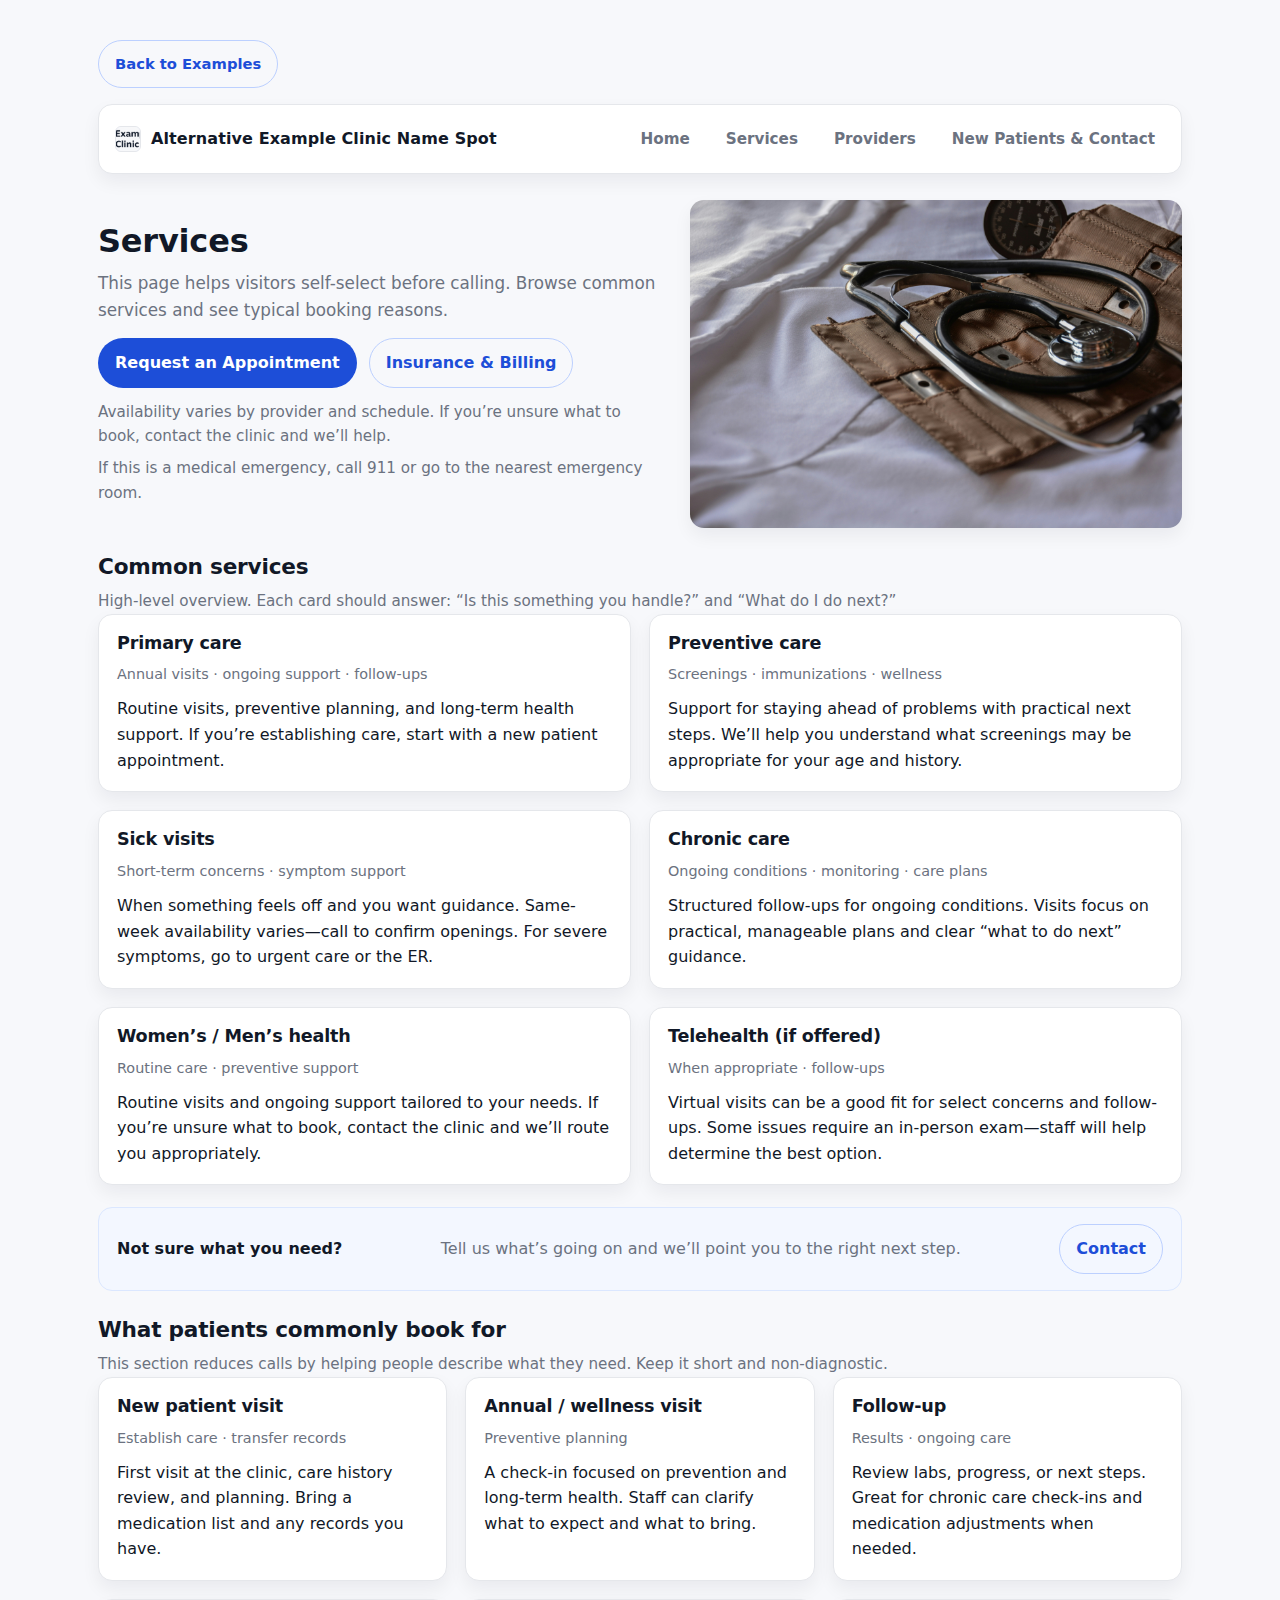
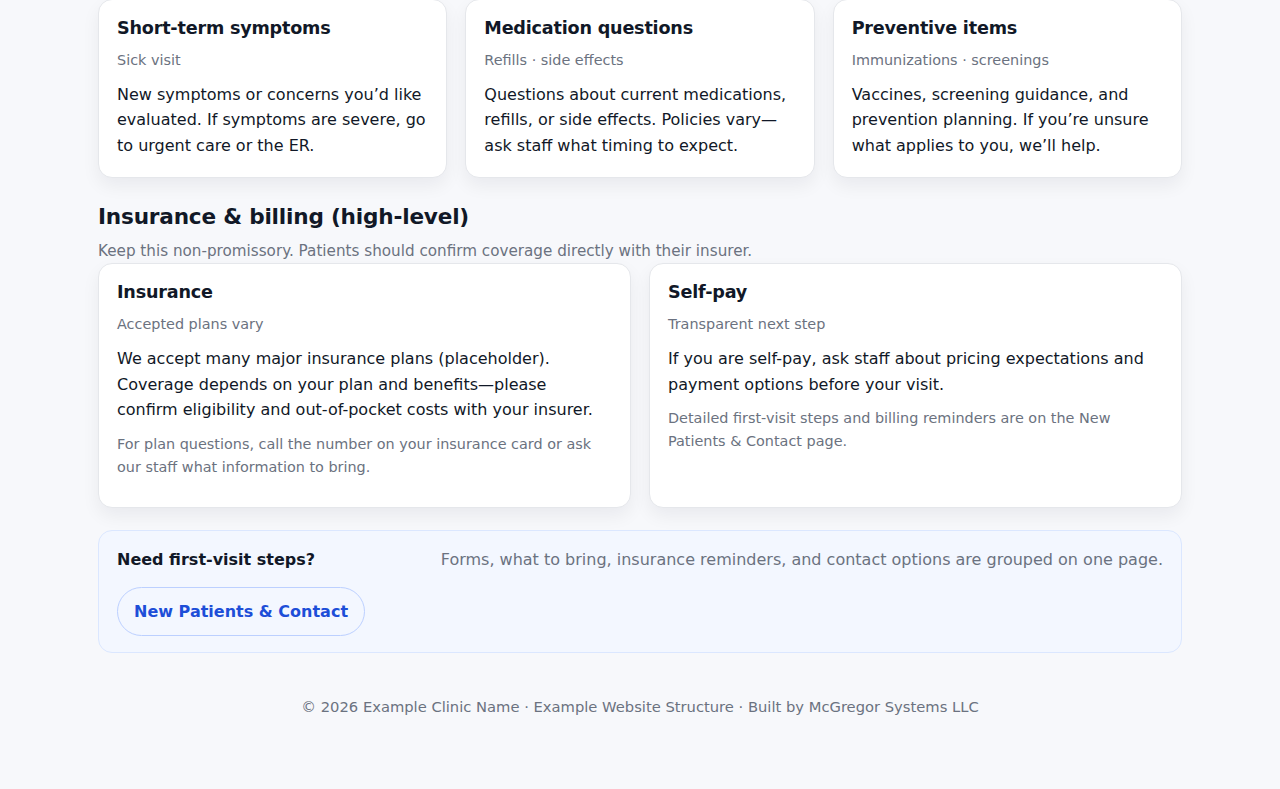
<file: examples/4-page-services.html>
<!DOCTYPE html>
<html lang="en">
<head>
  <meta charset="utf-8" />
  <meta name="author" content="Cole McGregor" />
  <meta name="viewport" content="width=device-width, initial-scale=1" />

  <title>Example: 4-Page Medical Website — Services</title>
  <meta
    name="description"
    content="Example 4-page medical website services page structure for clinics and private practices."
  />

  <!-- Example pages use the examples-only stylesheet -->
  <link rel="stylesheet" href="example-style.css" />
</head>

<body>
  <div class="wrap">

    <!-- Meta navigation (not part of the example site) -->
    <div class="example-nav" style="margin: 16px 0;">
      <a class="btn btn-ghost" href="../examples.html">Back to Examples</a>
    </div>

    <!-- Example site header -->
    <header class="site-header">
      <div class="header-top">
        <div class="brand">
          <a class="llc-badge" href="4-page-landing.html" aria-label="Example clinic home">
            <img
              src="assets/TemplateClinicLogo.png"
              alt="Example Clinic logo (placeholder)"
              class="llc-logo"
            />
            <span class="llc-name">Alternative Example Clinic Name Spot</span>
          </a>
        </div>

        <nav class="header-nav" aria-label="Example clinic navigation">
          <a class="nav-link" href="4-page-landing.html">Home</a>
          <a class="nav-link" href="4-page-services.html" aria-current="page">Services</a>
          <a class="nav-link" href="4-page-providers.html">Providers</a>
          <a class="nav-link" href="4-page-contact.html">New Patients & Contact</a>
        </nav>
      </div>
    </header>

    <!-- Page intro WITH IMAGE ON RIGHT (matches 3-page reference pattern) -->
    <section id="top">
      <div style="
        display: flex;
        flex-wrap: wrap;
        gap: 24px;
        align-items: center;
      ">

        <!-- Left text area -->
        <div style="flex: 1 1 52%; min-width: 260px;">
          <h1>Services</h1>

          <p class="summary">
            This page helps visitors self-select before calling. Browse common services and see typical booking reasons.
          </p>

          <div class="hero-actions" style="margin-top: 14px;">
            <a class="btn" href="4-page-new-patients-contact.html#request-an-appointment">Request an Appointment</a>
            <a class="btn btn-ghost" href="4-page-new-patients-contact.html#insurance-billing">Insurance &amp; Billing</a>
          </div>

          <p class="meta" style="margin-top: 12px;">
            Availability varies by provider and schedule. If you’re unsure what to book, contact the clinic and we’ll help.
          </p>

          <p class="meta">
            If this is a medical emergency, call 911 or go to the nearest emergency room.
          </p>
        </div>

        <!-- Right image area (45%) -->
        <div style="flex: 1 1 45%; min-width: 240px;">
          <img
            src="assets/MedicalTools1.jpg"
            alt="Medical tools and clinical environment"
            style="
              width: 100%;
              border-radius: var(--radius);
              box-shadow: var(--shadow-soft);
              object-fit: cover;
            "
          />
        </div>

      </div>
    </section>

    <!-- Primary service categories -->
    <section id="common-services">
      <h2>Common services</h2>
      <p class="meta">
        High-level overview. Each card should answer: “Is this something you handle?” and “What do I do next?”
      </p>

      <div class="grid grid-2">
        <article class="card">
          <h3>Primary care</h3>
          <p class="meta">Annual visits · ongoing support · follow-ups</p>
          <p>
            Routine visits, preventive planning, and long-term health support. If you’re establishing care,
            start with a new patient appointment.
          </p>
        </article>

        <article class="card">
          <h3>Preventive care</h3>
          <p class="meta">Screenings · immunizations · wellness</p>
          <p>
            Support for staying ahead of problems with practical next steps. We’ll help you understand
            what screenings may be appropriate for your age and history.
          </p>
        </article>

        <article class="card">
          <h3>Sick visits</h3>
          <p class="meta">Short-term concerns · symptom support</p>
          <p>
            When something feels off and you want guidance. Same-week availability varies—call to confirm openings.
            For severe symptoms, go to urgent care or the ER.
          </p>
        </article>

        <article class="card">
          <h3>Chronic care</h3>
          <p class="meta">Ongoing conditions · monitoring · care plans</p>
          <p>
            Structured follow-ups for ongoing conditions. Visits focus on practical, manageable plans and
            clear “what to do next” guidance.
          </p>
        </article>

        <article class="card">
          <h3>Women’s / Men’s health</h3>
          <p class="meta">Routine care · preventive support</p>
          <p>
            Routine visits and ongoing support tailored to your needs. If you’re unsure what to book, contact
            the clinic and we’ll route you appropriately.
          </p>
        </article>

        <article class="card">
          <h3>Telehealth (if offered)</h3>
          <p class="meta">When appropriate · follow-ups</p>
          <p>
            Virtual visits can be a good fit for select concerns and follow-ups. Some issues require an in-person
            exam—staff will help determine the best option.
          </p>
        </article>
      </div>

      <div class="callout">
        <strong>Not sure what you need?</strong>
        <span>Tell us what’s going on and we’ll point you to the right next step.</span>
        <a class="btn btn-ghost" href="4-page-new-patients-contact.html#top">Contact</a>
      </div>
    </section>

    <!-- “What patients commonly book for” -->
    <section id="booking-reasons">
      <h2>What patients commonly book for</h2>
      <p class="meta">
        This section reduces calls by helping people describe what they need. Keep it short and non-diagnostic.
      </p>

      <div class="grid grid-3">
        <article class="card">
          <h3>New patient visit</h3>
          <p class="meta">Establish care · transfer records</p>
          <p>
            First visit at the clinic, care history review, and planning. Bring a medication list and any records you have.
          </p>
        </article>

        <article class="card">
          <h3>Annual / wellness visit</h3>
          <p class="meta">Preventive planning</p>
          <p>
            A check-in focused on prevention and long-term health. Staff can clarify what to expect and what to bring.
          </p>
        </article>

        <article class="card">
          <h3>Follow-up</h3>
          <p class="meta">Results · ongoing care</p>
          <p>
            Review labs, progress, or next steps. Great for chronic care check-ins and medication adjustments when needed.
          </p>
        </article>

        <article class="card">
          <h3>Short-term symptoms</h3>
          <p class="meta">Sick visit</p>
          <p>
            New symptoms or concerns you’d like evaluated. If symptoms are severe, go to urgent care or the ER.
          </p>
        </article>

        <article class="card">
          <h3>Medication questions</h3>
          <p class="meta">Refills · side effects</p>
          <p>
            Questions about current medications, refills, or side effects. Policies vary—ask staff what timing to expect.
          </p>
        </article>

        <article class="card">
          <h3>Preventive items</h3>
          <p class="meta">Immunizations · screenings</p>
          <p>
            Vaccines, screening guidance, and prevention planning. If you’re unsure what applies to you, we’ll help.
          </p>
        </article>
      </div>
    </section>

    <!-- Insurance (high-level; detailed logistics live on New Patients & Contact) -->
    <section id="insurance">
      <h2>Insurance &amp; billing (high-level)</h2>
      <p class="meta">
        Keep this non-promissory. Patients should confirm coverage directly with their insurer.
      </p>

      <div class="grid grid-2">
        <article class="card">
          <h3>Insurance</h3>
          <p class="meta">Accepted plans vary</p>
          <p>
            We accept many major insurance plans (placeholder). Coverage depends on your plan and
            benefits—please confirm eligibility and out-of-pocket costs with your insurer.
          </p>
          <p class="meta" style="margin-top: 10px;">
            For plan questions, call the number on your insurance card or ask our staff what information to bring.
          </p>
        </article>

        <article class="card">
          <h3>Self-pay</h3>
          <p class="meta">Transparent next step</p>
          <p>
            If you are self-pay, ask staff about pricing expectations and payment options before your visit.
          </p>
          <p class="meta" style="margin-top: 10px;">
            Detailed first-visit steps and billing reminders are on the New Patients &amp; Contact page.
          </p>
        </article>
      </div>

      <div class="callout">
        <strong>Need first-visit steps?</strong>
        <span>Forms, what to bring, insurance reminders, and contact options are grouped on one page.</span>
        <a class="btn btn-ghost" href="4-page-new-patients-contact.html#new-patients">New Patients &amp; Contact</a>
      </div>
    </section>

    <!-- Footer -->
    <footer>
      <p>© <span id="year"></span> Example Clinic Name · Example Website Structure · Built by McGregor Systems LLC</p>
    </footer>

  </div>

  <script>
    document.getElementById("year").textContent = new Date().getFullYear();
  </script>
</body>
</html>
</file>
<file: assets/style.css>
/* ===== Theme Tokens ======================================================= */
:root {
  /* Light, welcoming system matching your logo */
  --bg: #f6f8fb;         /* very light slate */
  --surface: #ffffff;
  --surface-2: #fbfcfe;  /* subtle alt surface */
  --card: #ffffff;
  --panel: #ffffff;      /* main panels (solid, not glass) */

  --ink: #111827;        /* charcoal text */
  --muted: #4b5563;      /* slate */
  --muted-2: #6b7280;

  /* Brand */
  --accent: #1cb5ba;     /* logo teal */
  --accent-ink: #ffffff; /* readable on teal */

  /* Supporting neutrals pulled from logo feel */
  --brand-charcoal: #26292c;
  --brand-charcoal-2: #25282b;

  /* Secondary (cool blue-gray) for subtle focus rings/hover */
  --accent-2: #2e5aa3;

  /* Borders / Radius / Shadows */
  --border: rgba(17, 24, 39, 0.10);  /* softer than #e5e7eb */
  --border-2: rgba(17, 24, 39, 0.14);

  --radius: 12px;       /* tightened */
  --radius-sm: 10px;

  --shadow: 0 8px 20px rgba(17, 24, 39, 0.08);
  --shadow-2: 0 4px 10px rgba(17, 24, 39, 0.08);

  --maxw: 980px;
  --pad: clamp(14px, 2vw, 18px);
}

/* ===== Base / Resets ====================================================== */
*,
*::before,
*::after { box-sizing: border-box; }

html, body { height: 100%; }

body {
  margin: 0;
  font: 16px/1.65 system-ui, -apple-system, Segoe UI, Roboto, Ubuntu, Arial, sans-serif;
  color: var(--ink);

  /* IMPORTANT: background.png lives in /assets/, and this CSS lives in /assets/style.css */
  background:
    linear-gradient(rgba(246, 248, 251, 0.92), rgba(246, 248, 251, 0.92)),
    url("background.png");
  background-size: cover;
  background-position: center;
  background-attachment: fixed;
  background-repeat: no-repeat;

  -webkit-font-smoothing: antialiased;
  -moz-osx-font-smoothing: grayscale;
}

img, svg { display: block; max-width: 100%; }

/* Links */
a { color: #117f83; text-decoration: none; } /* slightly deeper teal for readability */
a:hover { text-decoration: underline; }
a:focus-visible {
  outline: 2px solid rgba(28, 181, 186, 0.55);
  outline-offset: 2px;
  border-radius: 8px;
}

/* Wrapper */
.wrap {
  max-width: var(--maxw);
  margin: 0 auto;
  padding: 34px var(--pad) 72px;
}

/* ===== Header ============================================================= */
.site-header {
  display: flex;
  flex-direction: column;
  gap: 12px;
  margin-bottom: 26px;
}

.header-top {
  display: flex;
  align-items: center;
  justify-content: space-between;
  gap: 14px;
}

.brand {
  display: flex;
  align-items: center;
  gap: 12px;
  min-width: 0;
}

.brand-person {
  font-size: 16px;
  font-weight: 800;
  color: var(--brand-charcoal);
  white-space: nowrap;
}

.llc-badge {
  display: inline-flex;
  align-items: center;
  gap: 10px;
  padding: 7px 10px;
  border-radius: 12px;
  border: 1px solid var(--border);
  background: rgba(255,255,255,0.72);
  backdrop-filter: blur(6px);
  text-decoration: none;
  line-height: 1;
  box-shadow: 0 2px 10px rgba(17,24,39,.05);
}

.llc-badge:hover {
  text-decoration: none;
  border-color: rgba(28,181,186,0.28);
}

.llc-logo {
  width: 36px;
  height: 28px;
  object-fit: contain;
  border-radius: 8px;
}

.llc-name {
  color: var(--brand-charcoal);
  font-size: 15px;
  font-weight: 900;
  white-space: nowrap;
}

.header-cta {
  display: flex;
  gap: 10px;
  align-items: center;
  flex: 0 0 auto;
}

/* Nav */
.header-nav {
  display: flex;
  flex-wrap: wrap;
  gap: 8px;
  padding-top: 10px;
}

.nav-link {
  color: rgba(38,41,44,.75);
  padding: 8px 10px;
  border-radius: var(--radius-sm);
  white-space: nowrap;
  border: 1px solid transparent;
}

.nav-link:hover {
  background: rgba(28, 181, 186, 0.08);
  border-color: transparent;
  text-decoration: none;
}

.nav-link.is-active {
  color: var(--brand-charcoal);
  background: rgba(28, 181, 186, 0.12);
  border-color: transparent;
  box-shadow: inset 0 0 0 1px rgba(28, 181, 186, 0.22);
}

/* Optional: compress badge text on mid widths */
@media (max-width: 980px) {
  .llc-name { display: none; }
}

/* ===== Typography / Sections ============================================= */
section { margin-top: 34px; }
h1 { font-size: clamp(28px, 4.2vw, 40px); margin: 0 0 12px; line-height: 1.15; }
h2 { font-size: 22px; margin: 0 0 12px; line-height: 1.2; }
h3 { margin: 0; font-size: 18px; font-weight: 900; letter-spacing: .1px; }

.meta { color: var(--muted-2); font-size: 14px; }
.summary { margin-top: 10px; color: rgba(75,85,99,.92); max-width: 70ch; }

/* Page hero */
.page-hero {
  background: var(--panel);
  border: 1px solid var(--border);
  border-radius: var(--radius);
  box-shadow: var(--shadow);
  padding: 22px 22px;
}

/* ===== Hero with Photo ==================================================== */
.hero {
  display: grid;
  grid-template-columns: 280px 1fr;
  gap: 22px;
  align-items: center;
  background: var(--panel);
  padding: 26px;
  border-radius: var(--radius);
  border: 1px solid var(--border);
  box-shadow: var(--shadow);
}

.hero-media {
  display: flex;
  align-items: center;
  justify-content: center;
}

.hero-photo {
  width: 280px;
  height: 280px;
  border-radius: 9999px;
  object-fit: cover;
  border: 2px solid rgba(28, 181, 186, 0.26);
  background: #ffffff;
  box-shadow: var(--shadow-2);
}

.hero-text { min-width: 0; }

.hero-actions {
  display: flex;
  flex-wrap: wrap;
  gap: 10px;
  margin-top: 14px;
}

@media (max-width: 640px) {
  .hero { grid-template-columns: 1fr; }
  .hero-media { justify-self: start; }
}

/* ===== Buttons ============================================================ */
.btn {
  display: inline-block;
  padding: 10px 14px;
  border-radius: var(--radius-sm);
  background: var(--accent);
  color: var(--accent-ink);
  font-weight: 900;
  border: 1px solid rgba(0,0,0,0);
  box-shadow: 0 6px 14px rgba(28,181,186,.18);
  text-decoration: none;
}

.btn:hover { filter: none; text-decoration: none; }
.btn:active { transform: translateY(1px); }
.btn:focus-visible {
  outline: 2px solid rgba(28, 181, 186, 0.60);
  outline-offset: 2px;
}

.btn-ghost {
  background: var(--surface);
  color: var(--brand-charcoal);
  border: 1px solid var(--border);
  box-shadow: none;
  border-radius: var(--radius-sm);
}

.btn-ghost:hover {
  background: rgba(28, 181, 186, 0.08);
  border-color: rgba(28, 181, 186, 0.18);
}

/* ===== Grid & Cards ======================================================= */
.grid {
  display: grid;
  grid-template-columns: repeat(auto-fit, minmax(260px, 1fr));
  gap: 16px;
}

.grid-2 { grid-template-columns: repeat(2, minmax(0, 1fr)); }
.grid-3 { grid-template-columns: repeat(3, minmax(0, 1fr)); }

@media (max-width: 900px) {
  .grid-2, .grid-3 { grid-template-columns: 1fr; }
}

.card {
  position: relative;
  overflow: hidden;

  background: var(--panel);
  padding: 18px;
  border-radius: var(--radius);
  border: 1px solid var(--border);
  box-shadow: var(--shadow);

  display: flex;
  flex-direction: column;
  gap: 8px;

  line-height: 1.55;
}

.card::before{
  content:"";
  position:absolute;
  left:0; top:0; bottom:0;
  width: 4px;
  background: linear-gradient(
    to bottom,
    rgba(28,181,186,.75),
    rgba(28,181,186,.10)
  );
  opacity: .9;
}

.card p { margin: 0; color: var(--muted); font-size: 15px; }

/* Clean list */
.clean-list {
  list-style: none;
  padding-left: 0;
  margin: 0;
}
.clean-list li {
  padding: 10px 0;
  border-bottom: 1px solid var(--border);
}
.clean-list li:last-child { border-bottom: none; }

/* ===== Skills ============================================================= */
.skills {
  display: flex;
  flex-wrap: wrap;
  gap: 10px;
  margin-top: 10px;
}

.chip {
  background: rgba(28, 181, 186, 0.10);
  color: var(--brand-charcoal);
  padding: 7px 10px;
  border-radius: 999px;
  font-size: 14px;
  border: 1px solid rgba(28, 181, 186, 0.18);
}

/* ===== Callouts =========================================================== */
.callout {
  margin-top: 16px;
  padding: 16px;
  border-radius: var(--radius);
  border: 1px solid rgba(28, 181, 186, 0.22);
  background: rgba(28, 181, 186, 0.08);
  display: flex;
  flex-wrap: wrap;
  gap: 10px 14px;
  align-items: center;
  justify-content: space-between;
}

.callout strong { font-weight: 950; color: var(--brand-charcoal); }
.callout span { color: var(--muted); }

/* ===== Contact Card / Footer ============================================= */
.contact-card {
  background: var(--panel);
  border: 1px solid var(--border);
  border-radius: var(--radius);
  box-shadow: var(--shadow);
  padding: 18px;
  text-align: center;
}

footer {
  margin-top: 46px;
  color: var(--muted-2);
  font-size: 14px;
  text-align: center;
}

/* ===== Pricing / Engagement Table ======================================== */
.pricing-table {
  width: 100%;
  border-collapse: separate;
  border-spacing: 0;
  color: var(--brand-charcoal);
  font-size: 0.95rem;
  line-height: 1.6;
  margin-top: 10px;
}

.pricing-table thead th {
  text-align: left;
  font-weight: 950;
  font-size: 1.05rem;
  padding: 0.9rem 1rem;
  color: var(--brand-charcoal);
  border-bottom: 1px solid var(--border);
  white-space: nowrap;
}

.pricing-table tbody td {
  vertical-align: top;
  padding: 0.9rem 1rem;
  border-bottom: 1px solid var(--border);
}

.pricing-table tbody tr:last-child td { border-bottom: none; }

.pricing-table td:first-child,
.pricing-table td:nth-child(3) {
  font-weight: 900;
  white-space: nowrap;
}

.pricing-table td:nth-child(2) {
  color: var(--muted);
  white-space: nowrap;
}

.pricing-table td:nth-child(4) {
  color: var(--muted);
  max-width: 600px;
}

.rate-anchors {
  display: grid;
  grid-template-columns: 1fr 1fr;
  gap: 10px;
  margin-bottom: 10px;
}

.rate-anchors .anchor {
  border: 1px solid var(--border);
  border-radius: 12px;
  background: rgba(38, 41, 44, 0.04);
  padding: 12px;
}
.rate-anchors strong { display: block; margin-bottom: 4px; }
.rate-anchors span { color: var(--muted); }

@media (max-width: 900px) {
  .rate-anchors { grid-template-columns: 1fr; }
}

/* ===== Motion & Print Preferences ======================================== */
@media (prefers-reduced-motion: reduce) {
  * { animation: none !important; transition: none !important; }
}

@media print {
  body { background: #fff; color: #111; }
  a { color: #0645ad; }
  .hero, .card, .page-hero, .contact-card { box-shadow: none; border-color: #ddd; }
  footer { color: #444; }
}

/* ========================================================================
   PHONE-ONLY ADDITIONS
   ======================================================================== */

/* Header stack + full-width buttons on small screens */
@media (max-width: 640px) {
  /* IMPORTANT: mobile Safari hates background-attachment: fixed */
  body {
    background:
      linear-gradient(rgba(246, 248, 251, 0.92), rgba(246, 248, 251, 0.92)),
      url("background.png");
    background-size: cover;
    background-position: center;
    background-repeat: no-repeat;
    background-attachment: scroll;
  }

  .header-top { flex-direction: column; align-items: flex-start; }
  .header-cta { width: 100%; }
  .header-cta .btn { width: 100%; text-align: center; }

  /* Nav: horizontal swipe */
  .header-nav {
    flex-wrap: nowrap;
    overflow-x: auto;
    -webkit-overflow-scrolling: touch;
    padding-bottom: 6px;
    scrollbar-width: none;
  }
  .header-nav::-webkit-scrollbar { height: 0; }

  .nav-link {
    flex: 0 0 auto;
    border: 1px solid var(--border);
    background: var(--surface);
  }
}

/* Pricing table: stacked cards on phones/tablets */
@media (max-width: 900px) {
  .pricing-table thead { display: none; }

  .pricing-table tbody tr {
    display: block;
    padding: 12px 0;
    border-bottom: 1px solid var(--border);
  }

  .pricing-table tbody td {
    display: block;
    padding: 8px 0;
    border: none;
    white-space: normal;
    overflow-wrap: anywhere;
    word-break: break-word;
  }

  .pricing-table tbody td::before {
    content: attr(data-label);
    display: block;
    font-size: 0.75rem;
    text-transform: uppercase;
    letter-spacing: 0.04em;
    color: var(--muted-2);
    margin-bottom: 4px;
  }

  .pricing-table td:first-child,
  .pricing-table td:nth-child(2),
  .pricing-table td:nth-child(3) {
    white-space: normal;
  }
}

/* ===============================
   Clickable Hover Tooltip
   =============================== */

.rate-tip {
  position: relative;
  display: inline-flex;
  align-items: center;
  margin-left: 6px;
}

.rate-tip-icon {
  display: inline-flex;
  align-items: center;
  justify-content: center;
  width: 16px;
  height: 16px;
  font-size: 11px;
  font-weight: 700;
  color: var(--muted);
  border: 1px solid var(--border);
  border-radius: 50%;
  user-select: none;
  cursor: default;
}

.rate-tip:hover .rate-tip-icon {
  color: var(--ink);
  border-color: var(--accent);
}

.rate-tip-pop {
  position: absolute;
  text-wrap: wrap;
  bottom: calc(100% + 10px);
  right: 0;
  z-index: 1000;
  width: 280px;
  padding: 12px 14px;
  background: var(--surface);
  color: var(--ink);
  border: 1px solid var(--border);
  border-radius: 10px;
  box-shadow: 0 10px 24px rgba(17,24,39,.18);
  font-size: 13px;
  line-height: 1.5;

  /* hidden by default */
  opacity: 0;
  visibility: hidden;
  pointer-events: none;
  transform: translateY(6px);
  transition: opacity 120ms ease, transform 120ms ease, visibility 0ms linear 120ms;
}

/* IMPORTANT: show on hover of the WRAPPER, not just the icon */
.rate-tip:hover .rate-tip-pop {
  opacity: 1;
  visibility: visible;
  pointer-events: auto; /* allows clicking links */
  transform: translateY(0);
  transition: opacity 120ms ease, transform 120ms ease, visibility 0ms;
}

.rate-tip-source {
  font-size: 12px;
  color: var(--muted);
}

.rate-tip-source a {
  color: var(--accent);
  text-decoration: none;
}

.rate-tip-source a:hover {
  text-decoration: underline;
}

/* Phone positioning */
@media (max-width: 640px) {
  .rate-tip-pop {
    right: auto;
    left: 50%;
    width: min(92vw, 320px);
    transform: translate(-50%, 6px);
  }

  .rate-tip:hover .rate-tip-pop {
    transform: translate(-50%, 0);
  }
}

/* ===== Social Page Intro ================================================ */
.social-intro {
  display: flex;
  justify-content: center;
  margin: 14px 0 24px;
}

.social-avatar {
  width: 250px;
  height: 250px;
  border-radius: 50%;
  object-fit: cover;
  border: 2px solid var(--border);
  background: #0e1324;
  box-shadow: 0 6px 16px rgba(17,24,39,.22);
}

/* Phone */
@media (max-width: 640px) {
  .social-avatar {
    width: 96px;
    height: 96px;
    border-radius: 50%;
    object-fit: cover;
    border: 2px solid var(--border);
    background: #0e1324;
    box-shadow: 0 6px 16px rgba(17,24,39,.22);
  }
}

/* ===============================
   Contact Page Split Layout
   =============================== */

.contact-split {
  display: grid;
  grid-template-columns: 1.2fr 0.8fr;
  gap: 16px;
  align-items: start;
}

@media (max-width: 900px) {
  .contact-split { grid-template-columns: 1fr; }
}

/* Left column form */
.contact-form {
  margin-top: 12px;
  display: flex;
  flex-direction: column;
  gap: 12px;
}

.form-grid {
  display: grid;
  grid-template-columns: 1fr 1fr;
  gap: 12px;
}

@media (max-width: 640px) {
  .form-grid { grid-template-columns: 1fr; }
}

.field {
  display: flex;
  flex-direction: column;
  gap: 6px;
}

.field-label {
  font-weight: 800;
  font-size: 13px;
  color: rgba(38,41,44,.82);
}

.input,
.textarea {
  width: 100%;
  padding: 11px 12px;
  border-radius: 12px;
  border: 1px solid var(--border);
  background: var(--surface);
  color: var(--ink);
  font: inherit;
  box-shadow: 0 1px 0 rgba(17,24,39,.03);
}

.textarea { resize: vertical; min-height: 140px; }

.input:focus,
.textarea:focus {
  outline: 2px solid rgba(28, 181, 186, 0.45);
  outline-offset: 2px;
}

.form-actions {
  display: flex;
  flex-wrap: wrap;
  gap: 10px;
  margin-top: 6px;
}

/* Right column */
.contact-card-brand {
  display: flex;
  align-items: center;
  gap: 12px;
}

.contact-logo {
  width: 48px;
  height: 38px;
  object-fit: contain;
  border-radius: 10px;
  border: 1px solid var(--border);
  background: #fff;
}

.contact-org {
  font-weight: 950;
  color: var(--brand-charcoal);
}

.contact-details p {
  margin: 10px 0 0;
  color: var(--muted);
  font-size: 15px;
}

.contact-links {
  margin-top: 14px;
  display: flex;
  flex-wrap: wrap;
  gap: 10px;
}

.contact-divider {
  margin: 18px 0 14px;
  border: 0;
  border-top: 1px solid var(--border);
}

/* ===============================
   PHONE / SMALL SCREEN IMPROVEMENTS
   =============================== */

@media (max-width: 640px) {
  /* Make the split feel like stacked cards with better breathing room */
  .contact-split { gap: 14px; }

  .contact-form {
    margin-top: 8px;
    gap: 10px;
  }

  /* Larger tap targets + better readability */
  .field-label {
    font-size: 12px;
    letter-spacing: 0.01em;
  }

  .input,
  .textarea {
    padding: 12px 12px;
    border-radius: 12px;
  }

  .textarea { min-height: 160px; }

  /* Actions: full-width buttons (better for thumbs) */
  .form-actions { gap: 10px; }
  .form-actions .btn,
  .form-actions button,
  .form-actions input[type="submit"] {
    width: 100%;
    text-align: center;
  }

  /* Right column: tighten and keep brand readable */
  .contact-card-brand { gap: 10px; }

  .contact-logo {
    width: 44px;
    height: 36px;
  }

  .contact-details p {
    font-size: 14px;
    line-height: 1.55;
  }

  /* Links: stack into comfy pills */
  .contact-links { gap: 8px; }

  .contact-links a {
    display: inline-flex;
    align-items: center;
    justify-content: center;
    padding: 10px 12px;
    border-radius: 12px;
    border: 1px solid var(--border);
    background: var(--surface);
    text-decoration: none;
  }

  .contact-links a:hover {
    background: rgba(28, 181, 186, 0.08);
  }

  .contact-divider { margin: 14px 0 12px; }
}

@media (max-width: 640px) {
  /* Landing hero text centering */
  .hero {
    text-align: center;
  }

  .hero-text {
    display: flex;
    flex-direction: column;
    align-items: center;
  }

  .hero-text h1,
  .hero-text p,
  .hero-text .summary,
  .hero-text .meta {
    text-align: center;
  }

  /* Center the CTA button */
  .hero-actions {
    justify-content: center;
    width: 100%;
  }

  .hero-actions .btn {
    width: 100%;
    max-width: 280px; /* keeps it from looking goofy-wide */
  }
}
</file>
<file: examples/example-style.css>
/* =========================================================
   Example Website Styles (Medical / Clinic Template)
   Neutral, calm, readable. Intended for demo/template sites.
   ========================================================= */

   :root {
    /* Core palette (soft, clinical) */
    --bg: #f7f8fb;
    --surface: #ffffff;
    --ink: #111827;      /* near-black */
    --muted: #6b7280;    /* slate */
    --border: #e5e7eb;
  
    /* Accent (calm blue) */
    --accent: #1d4ed8;
    --accent-ink: #ffffff;
  
    /* Layout */
    --max-width: 1120px;
    --radius: 14px;
    --shadow: 0 12px 28px rgba(17, 24, 39, 0.08);
    --shadow-soft: 0 8px 18px rgba(17, 24, 39, 0.06);
  
    /* Typography */
    --font: system-ui, -apple-system, BlinkMacSystemFont, "Segoe UI",
            Roboto, Helvetica, Arial, sans-serif;
  
    /* Spacing */
    --pad: 20px;
  }
  
  /* ---------- Base / Reset-lite ---------- */
  * { box-sizing: border-box; }
  
  html { scroll-behavior: smooth; }
  
  body {
    margin: 0;
    font-family: var(--font);
    color: var(--ink);
    background: var(--bg);
    line-height: 1.6;
  }
  
  img { max-width: 100%; display: block; }
  
  a { color: var(--accent); text-decoration: none; }
  a:hover { text-decoration: underline; }
  
  /* ---------- Container ---------- */
  .wrap {
    max-width: var(--max-width);
    margin: 0 auto;
    padding: 24px 18px 56px;
  }
  
  /* ---------- Example meta navigation (Back to Examples) ---------- */
  .example-nav {
    margin: 10px 0 18px;
  }
  .example-nav .btn {
    font-size: 0.92rem;
  }
  
  /* ---------- Header ---------- */
  .site-header {
    background: var(--surface);
    border: 1px solid var(--border);
    border-radius: var(--radius);
    box-shadow: var(--shadow-soft);
    padding: 14px 16px;
  }
  
  .header-top {
    display: flex;
    align-items: center;
    justify-content: space-between;
    gap: 14px;
    flex-wrap: wrap;
  }
  
  .brand {
    display: flex;
    flex-direction: column;
    gap: 4px;
    min-width: 220px;
  }
  
  .llc-badge {
    display: inline-flex;
    align-items: center;
    gap: 10px;
    text-decoration: none;
    color: inherit;
  }
  
  .llc-logo {
    width: 26px;
    height: 26px;
    border-radius: 6px;
    object-fit: cover;
    background: #eef2ff; /* placeholder-friendly */
    border: 1px solid var(--border);
  }
  
  .llc-name {
    font-weight: 700;
    letter-spacing: 0.1px;
  }
  
  .brand-person {
    font-weight: 600;
    color: var(--muted);
    font-size: 0.95rem;
  }
  
  /* Nav */
  .header-nav {
    display: flex;
    align-items: center;
    gap: 16px;
    flex-wrap: wrap;
  }
  
  .nav-link {
    color: var(--muted);
    font-weight: 600;
    font-size: 0.95rem;
    text-decoration: none;
    padding: 8px 10px;
    border-radius: 10px;
  }
  
  .nav-link:hover {
    color: var(--ink);
    background: #f3f4f6;
    text-decoration: none;
  }
  
  /* ---------- Sections ---------- */
  section { margin-top: 26px; }
  
  h1, h2, h3 {
    line-height: 1.18;
    margin: 0 0 10px;
    letter-spacing: -0.2px;
  }
  
  h1 { font-size: clamp(1.8rem, 2.5vw, 2.4rem); }
  h2 { font-size: 1.35rem; margin-top: 8px; }
  h3 { font-size: 1.1rem; }
  
  .summary {
    margin: 0;
    color: var(--muted);
    font-size: 1.05rem;
    max-width: 68ch;
  }
  
  .meta {
    margin: 8px 0 0;
    color: var(--muted);
    font-size: 0.95rem;
  }
  
  /* ---------- Hero (split layout like the reference) ---------- */
  .hero {
    background: var(--surface);
    border: 1px solid var(--border);
    border-radius: calc(var(--radius) + 2px);
    box-shadow: var(--shadow);
    overflow: hidden;
  }
  
  .hero {
    display: grid;
    grid-template-columns: 1.05fr 0.95fr;
    min-height: 360px;
  }
  
  .hero-text {
    padding: 34px 32px;
    display: flex;
    flex-direction: column;
    justify-content: center;
  }
  
  .hero-text h1 { margin-bottom: 12px; }
  
  .hero-actions {
    display: flex;
    gap: 12px;
    flex-wrap: wrap;
    margin-top: 18px;
  }
  
  /* The "image side" */
  .hero-media {
    position: relative;
    min-height: 320px;
    background: linear-gradient(135deg, #e7eefc, #f4f7ff);
  }
  
  .hero-photo {
    width: 100%;
    height: 100%;
    object-fit: cover;
  }
  
  /* Optional subtle overlay to keep text-first pages consistent if image is busy */
  .hero-media::after {
    content: "";
    position: absolute;
    inset: 0;
    background: radial-gradient(circle at 20% 20%, rgba(255,255,255,0.25), rgba(255,255,255,0));
    pointer-events: none;
  }
  
  /* ---------- Grid + cards ---------- */
  .grid {
    display: grid;
    gap: 18px;
  }
  
  .grid-2 { grid-template-columns: repeat(2, minmax(0, 1fr)); }
  .grid-3 { grid-template-columns: repeat(3, minmax(0, 1fr)); }
  
  .card {
    background: var(--surface);
    border: 1px solid var(--border);
    border-radius: var(--radius);
    box-shadow: var(--shadow-soft);
    padding: 18px 18px;
  }
  
  .card p { margin: 0; }
  .card p + p { margin-top: 10px; }
  
  .card .meta {
    margin-top: 0;
    margin-bottom: 10px;
    font-size: 0.9rem;
  }
  
  /* Thumbnail for examples (optional) */
  .example-thumb {
    width: 100%;
    border-radius: calc(var(--radius) - 2px);
    border: 1px solid var(--border);
    margin-bottom: 12px;
    background: #f3f4f6;
  }
  
  /* ---------- Callout ---------- */
  .callout {
    margin-top: 22px;
    background: #f3f7ff;
    border: 1px solid #dbe7ff;
    border-radius: var(--radius);
    padding: 16px 18px;
    display: flex;
    align-items: center;
    justify-content: space-between;
    gap: 14px;
    flex-wrap: wrap;
  }
  
  .callout strong { font-weight: 700; }
  .callout span { color: var(--muted); }
  
  /* ---------- Buttons ---------- */
  .btn {
    display: inline-flex;
    align-items: center;
    justify-content: center;
    gap: 8px;
    padding: 11px 16px;
    border-radius: 999px;
    font-weight: 700;
    border: 1px solid transparent;
    background: var(--accent);
    color: var(--accent-ink);
    text-decoration: none;
    cursor: pointer;
  }
  
  .btn:hover {
    filter: brightness(0.97);
    text-decoration: none;
  }
  
  .btn:active { transform: translateY(1px); }
  
  .btn-ghost {
    background: transparent;
    color: var(--accent);
    border-color: #bcd0ff;
  }
  
  .btn-ghost:hover {
    background: #eff6ff;
  }
  
  /* ---------- Forms (lightweight) ---------- */
  .contact-form {
    display: grid;
    gap: 12px;
  }
  
  .field { display: grid; gap: 6px; }
  .field-label {
    font-weight: 700;
    font-size: 0.92rem;
    color: var(--ink);
  }
  
  input, textarea, select {
    width: 100%;
    padding: 10px 12px;
    border-radius: 12px;
    border: 1px solid var(--border);
    background: #fff;
    font: inherit;
  }
  
  input:focus, textarea:focus, select:focus {
    outline: none;
    border-color: #93c5fd;
    box-shadow: 0 0 0 3px rgba(147, 197, 253, 0.35);
  }
  
  /* Contact card (optional) */
  .contact-card {
    background: var(--surface);
    border: 1px solid var(--border);
    border-radius: var(--radius);
    box-shadow: var(--shadow);
    padding: 22px;
  }
  
  /* ---------- Footer ---------- */
  footer {
    margin-top: 42px;
    color: var(--muted);
    font-size: 0.92rem;
    text-align: center;
  }
  
  /* ---------- Responsive ---------- */
  @media (max-width: 980px) {
    .grid-3 { grid-template-columns: repeat(2, minmax(0, 1fr)); }
    .hero { grid-template-columns: 1fr; }
    .hero-media { min-height: 260px; }
  }
  
  @media (max-width: 640px) {
    .wrap { padding: 18px 14px 48px; }
  
    .grid-2, .grid-3 { grid-template-columns: 1fr; }
  
    .site-header { padding: 12px 14px; }
    .nav-link { padding: 8px 8px; }
  
    .hero-text { padding: 22px 18px; }
    .callout { padding: 14px 14px; }
  }
</file>
